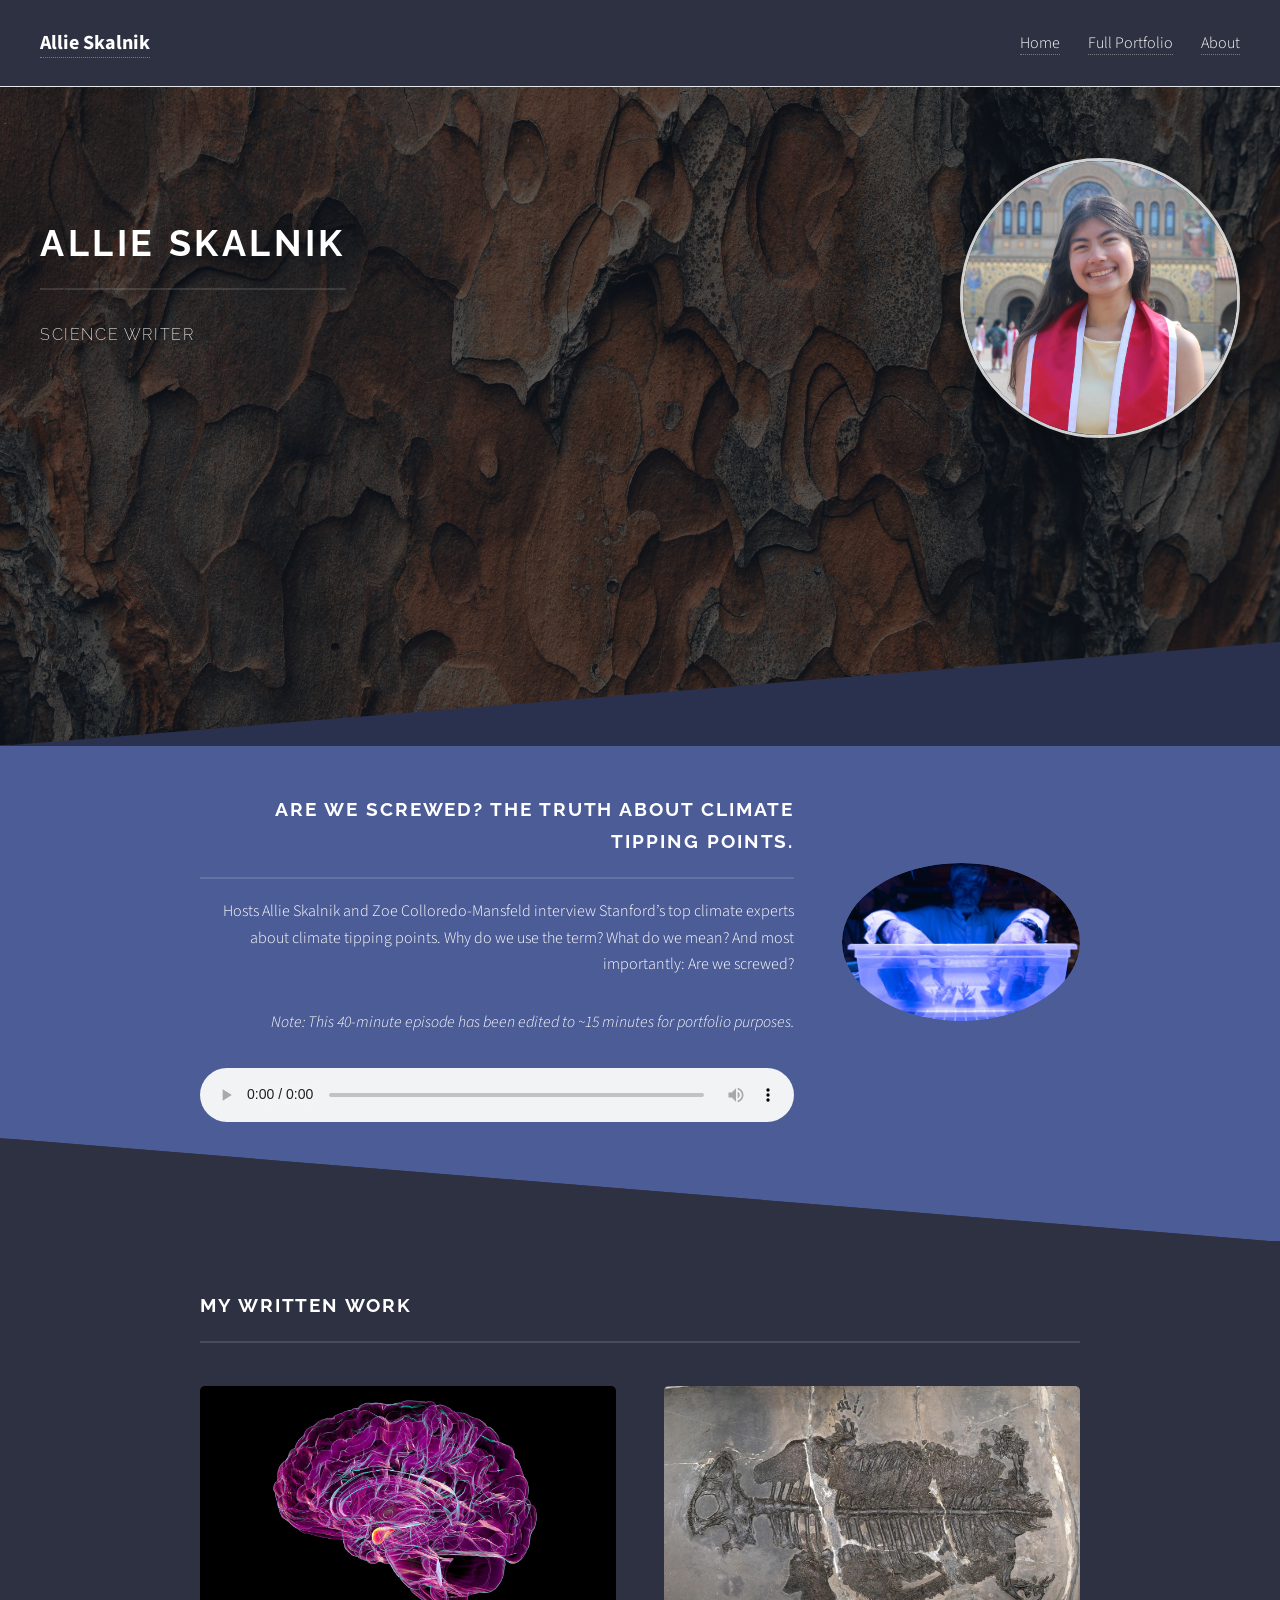
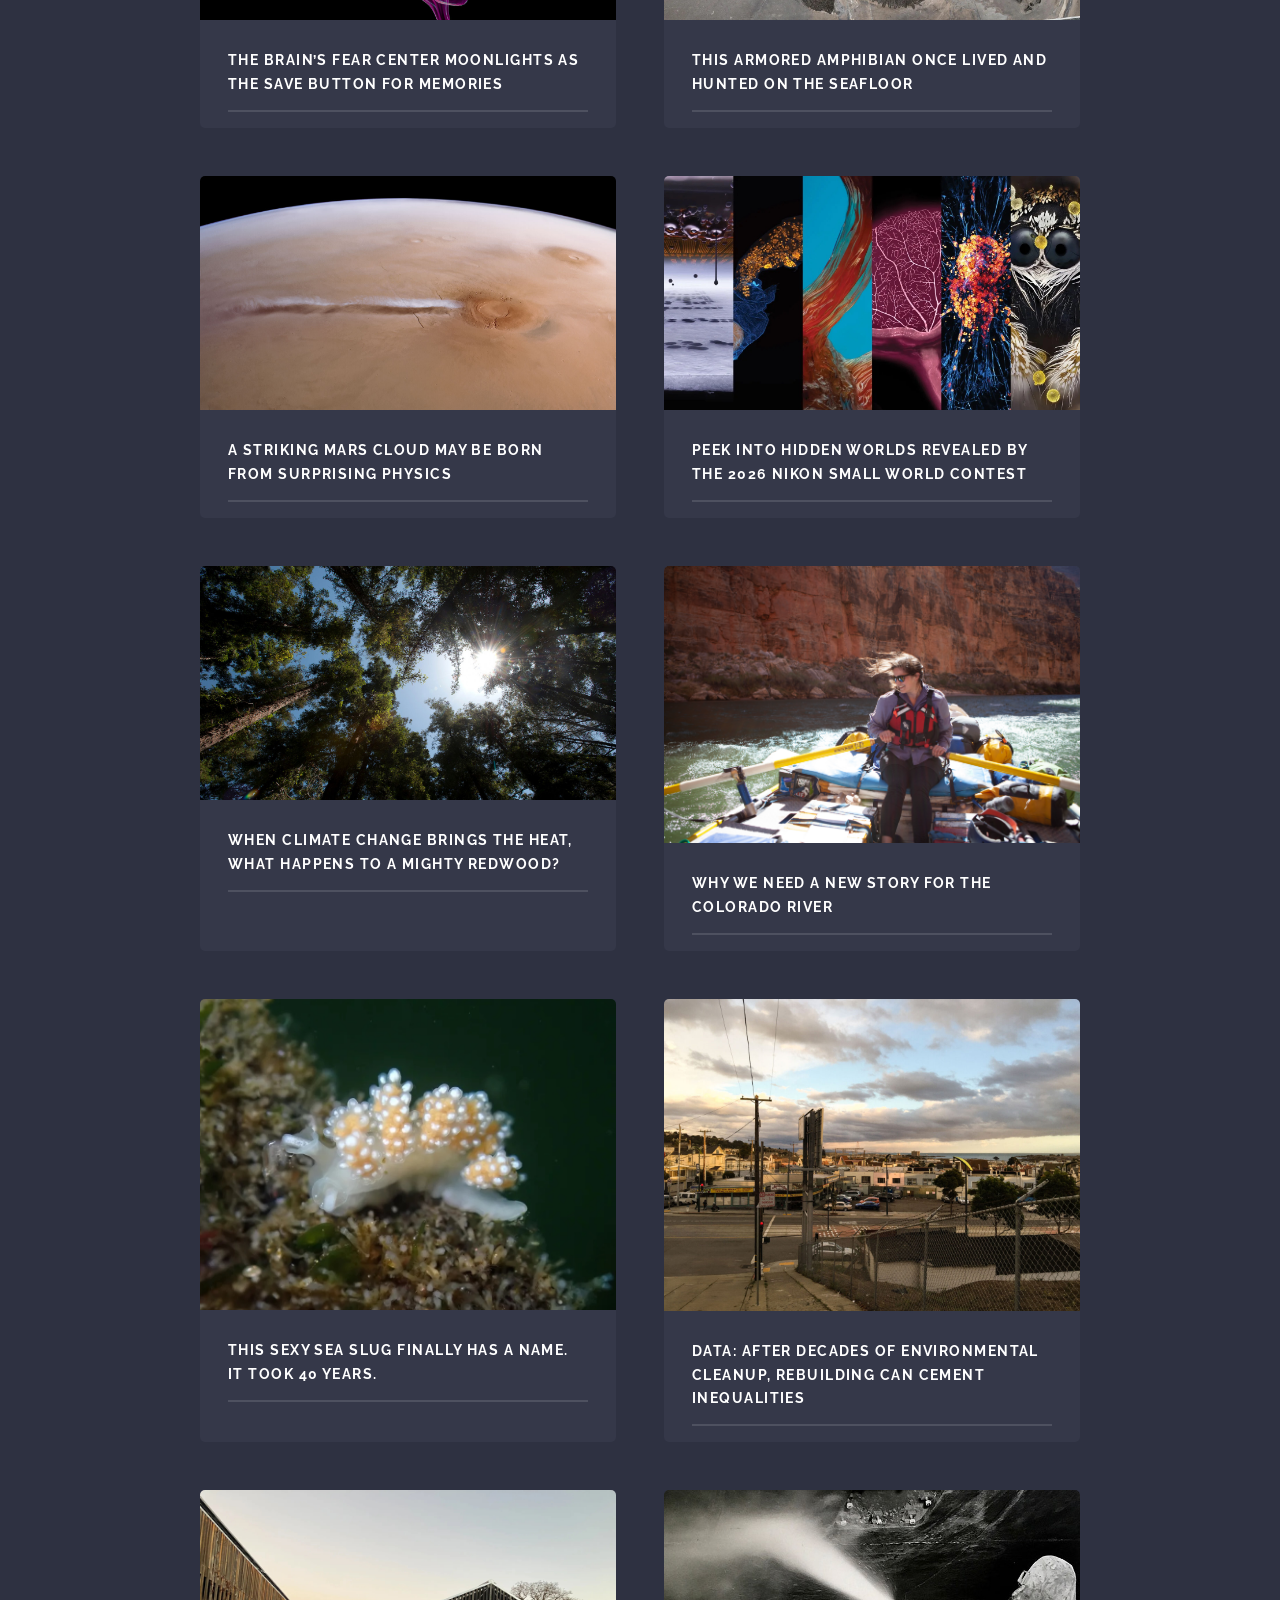
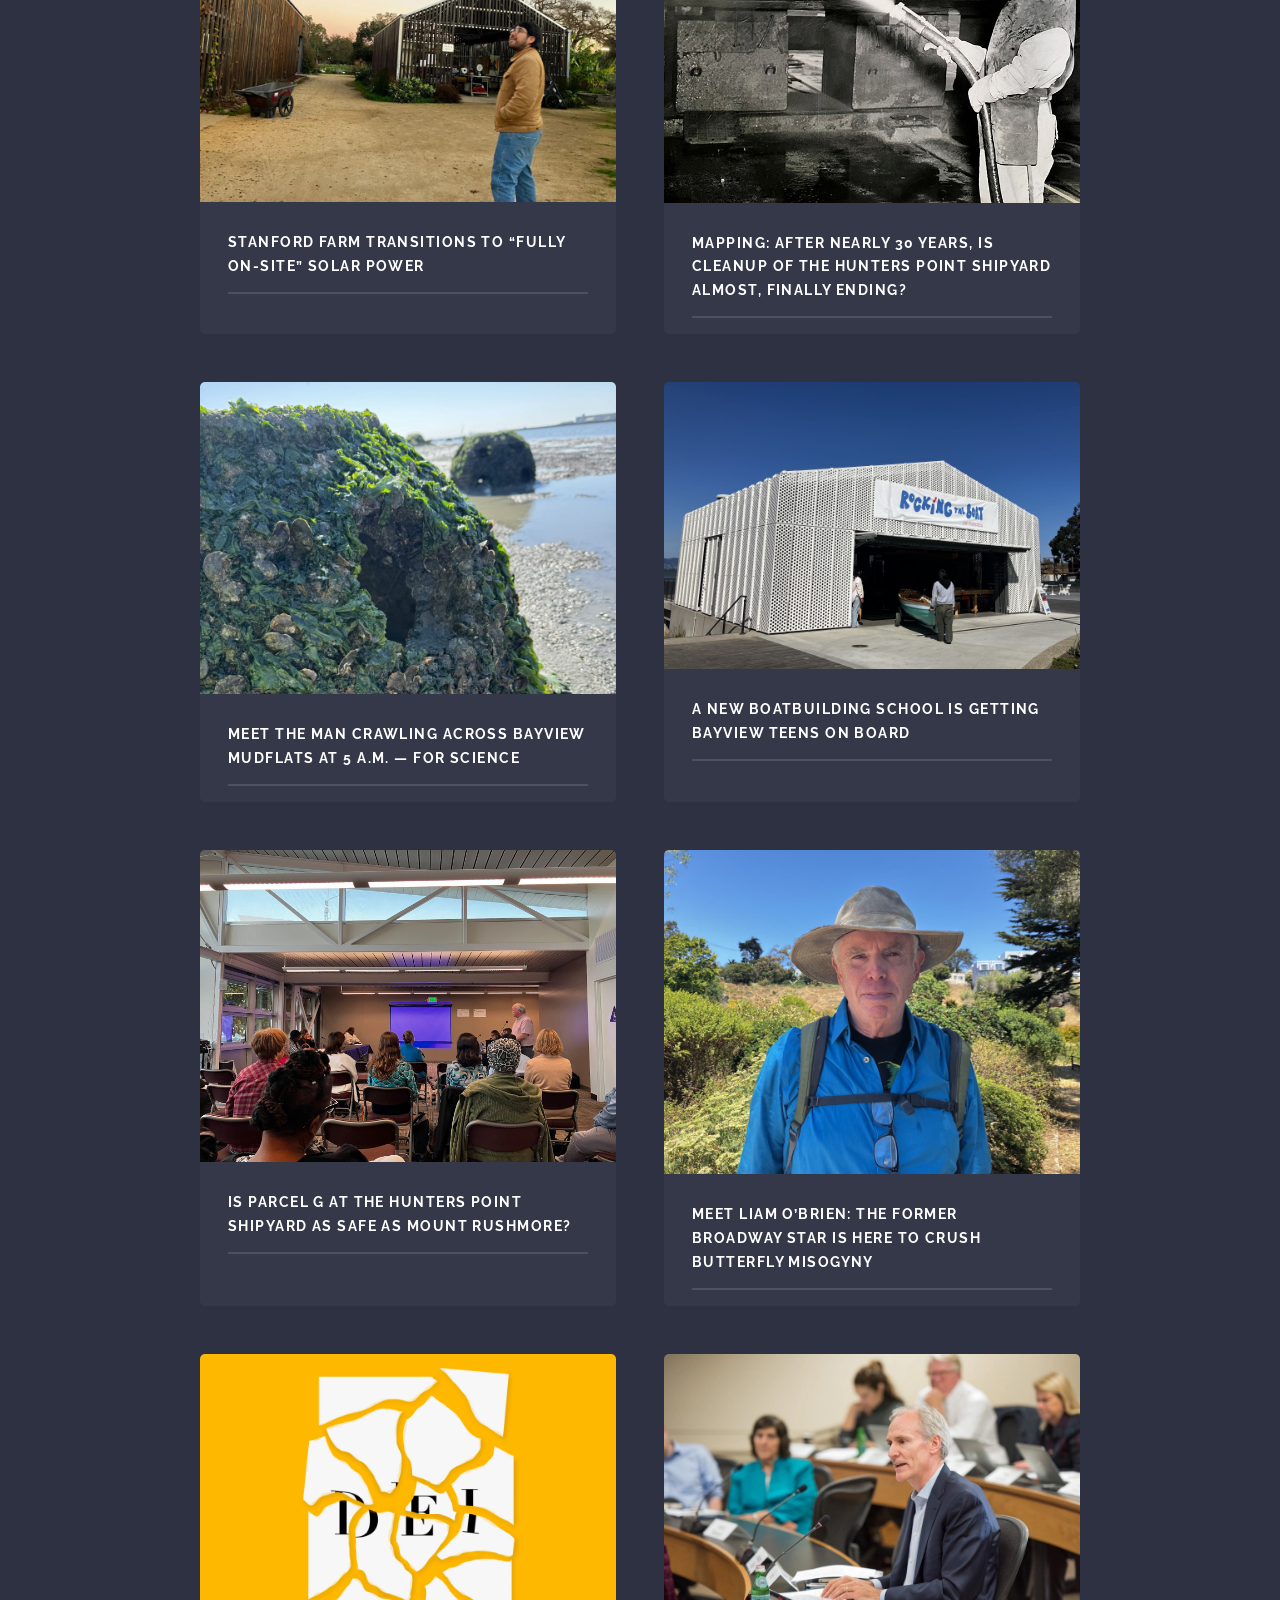
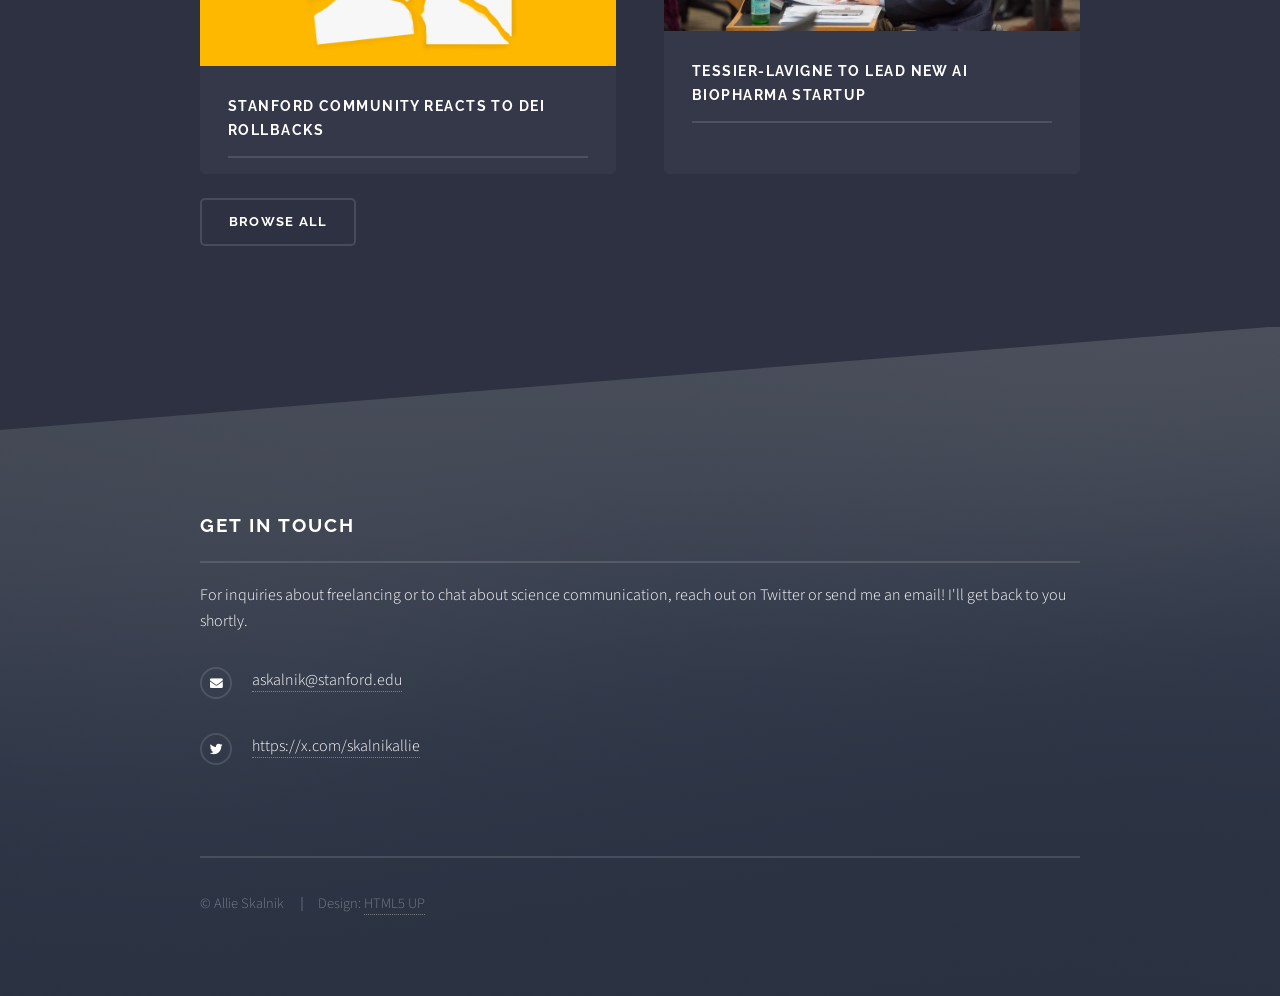
<file: index.html>
h <!DOCTYPE HTML>
<!--
	Solid State by HTML5 UP
	html5up.net | @ajlkn
	Free for personal and commercial use under the CCA 3.0 license (html5up.net/license)
-->
<html>
	<head>
		<title>Allie Skalnik Portfolio</title>
		<meta charset="utf-8" />
		<meta name="viewport" content="width=device-width, initial-scale=1, user-scalable=no" />
		<link rel="stylesheet" href="assets/css/main.css" />
		<noscript><link rel="stylesheet" href="assets/css/noscript.css" /></noscript>
	</head>
	<body class="is-preload">

		<!-- Page Wrapper -->
			<div id="page-wrapper">

				<header id="header">
					<div class="nav-bar">
						<div class="nav-left">
							<a href="index.html" class="logo">Allie Skalnik</a>
						</div>
						
						<div class="nav-right">
							<a href="index.html">Home</a>
							<a href="portfolio.html">Full Portfolio</a>
							<a href="about.html">About</a>
						</div>
					</div>
				</header>

				<!-- Banner -->
					<section id="banner" style="background-image: url('images/clay-banks-VppPygAZKU0-unsplash.jpg');">
						<div class="inner banner-flex">
							<div class="banner-text">
								<h2>Allie Skalnik</h2>
								<p>Science Writer</p>
							</div>
							<div class="banner-headshot">
								<img src="images/headshot.JPG" alt="Allie Skalnik">
						</div>
					</section>

				<!-- Wrapper -->
					<section id="wrapper">

						<!-- Featured Audio Section -->
<section id="one" class="wrapper spotlight style1">
	<div class="inner">
		<a href="#" class="image"><img src="images/audio-feature.jpeg" alt="" /></a>
		<div class="content">
			<h2 class="major">Are we screwed? The truth about climate tipping points.</h2>
			<p>
				Hosts Allie Skalnik and Zoe Colloredo-Mansfeld interview Stanford’s top climate experts about climate tipping points. 
				Why do we use the term? What do we mean? And most importantly: Are we screwed?
			</p>
			<p><em>Note: This 40-minute episode has been edited to ~15 minutes for portfolio purposes.</em></p>

			<audio controls style="width:100%;">
				<source src="images/podcast-snippet.mp3" type="audio/mpeg">
			</audio>
		</div>
	</div>
</section>

<!-- Written Work Section -->
<section id="four" class="wrapper alt style1">
	<div class="inner">
		<h2 class="major">My Written Work</h2>

		<section class="features">

			<article>
				<a href="https://www.sciencenews.org/article/brain-amygdala-neuron-saves-memories" class="image">
					<img src="images/article26.jpg" alt="" />
				</a>
				<h3 class="major">The brain’s fear center moonlights as the save button for memories</h3>
			</article>

			<article>
				<a href="https://www.sciencenews.org/article/first-marine-amphibian-ancient-fossil" class="image">
					<img src="images/article25.jpeg" alt="" />
				</a>
				<h3 class="major">This armored amphibian once lived and hunted on the seafloor</h3>
			</article>

			<article>
				<a href="https://www.sciencenews.org/article/mars-cloud-homogenous-nucleation" class="image">
					<img src="images/article24.jpg" alt="" />
				</a>
				<h3 class="major">A striking Mars cloud may be born from surprising physics</h3>
			</article>

			<article>
				<a href="https://www.sciencenews.org/article/nikon-small-world-contest-2026-photos" class="image">
					<img src="images/article23.jpeg" alt="" />
				</a>
				<h3 class="major">Peek into hidden worlds revealed by the 2026 Nikon Small World contest</h3>
			</article>
			
			<article>
				<a href="https://www.sciencenews.org/article/climate-change-heat-redwood-temperature" class="image">
					<img src="images/article22.jpg" alt="" />
				</a>
				<h3 class="major">When climate change brings the heat, what happens to a mighty redwood?</h3>
			</article>

			<article>
				<a href="https://blogs.edf.org/waterfront/2026/07/23/why-we-need-new-story-colorado-river/" class="image">
					<img src="images/article21.png" alt="" />
				</a>
				<h3 class="major">Why we need a new story for the Colorado River</h3>
			</article>

			<article>
				<a href="https://baynature.org/2026/05/14/conservation/biodiversity/meet-a-newly-named-nudibranch-with-a-unique-approach-to-sex/" class="image">
					<img src="images/article18.jpeg" alt="" />
				</a>
				<h3 class="major">This Sexy Sea Slug Finally Has a Name. It Took 40 Years.</h3>
			</article>
			
			<article>
				<a href="https://andthewest.stanford.edu/2026/after-decades-of-environmental-cleanup-rebuilding-can-cement-inequalities/" class="image">
					<img src="images/article0.jpg" alt="" />
				</a>
				<h3 class="major">Data: After decades of environmental cleanup, rebuilding can cement inequalities</h3>
			</article>

			<article>
				<a href="https://stanforddaily.com/2026/02/02/farm-transitions-to-solar-power/" class="image">
					<img src="images/article17.jpeg" alt="" />
				</a>
				<h3 class="major">Stanford Farm transitions to “fully on-site” solar power</h3>
			</article>

			<article>
				<a href="https://missionlocal.org/2025/10/sf-hunters-point-shipyard-superfund-timeline/" class="image">
					<img src="images/article1.jpeg" alt="" />
				</a>
				<h3 class="major">Mapping: After nearly 30 years, is cleanup of the Hunters Point Shipyard almost, finally ending?</h3>
			</article>

			<article>
				<a href="https://missionlocal.org/2025/08/oyster-reef-monitoring-bayview/" class="image">
					<img src="images/article2.jpg" alt="" />
				</a>
				<h3 class="major">Meet the man crawling across Bayview mudflats at 5 a.m. — for science</h3>
			</article>

			<article>
				<a href="https://missionlocal.org/2025/08/rocking-the-boat-bayview/" class="image">
					<img src="images/article3.jpeg" alt="" />
				</a>
				<h3 class="major">A new boatbuilding school is getting Bayview teens on board</h3>
			</article>

			<article>
				<a href="https://missionlocal.org/2025/07/radiation-bayview-health-meeting/" class="image">
					<img src="images/article4.jpg" alt="" />
				</a>
				<h3 class="major">Is Parcel G at the Hunters Point Shipyard as safe as Mount Rushmore?</h3>
			</article>

			<article>
				<a href="https://missionlocal.org/2025/07/liam-obrien-butterfly-book/" class="image">
					<img src="images/article5.jpeg" alt="" />
				</a>
				<h3 class="major">Meet Liam O’Brien: The former Broadway star is here to crush butterfly misogyny</h3>
			</article>

			<article>
				<a href="https://stanforddaily.com/2025/05/18/stanford-community-members-feel-the-effects-of-dei-rollbacks/" class="image">
					<img src="images/article7.jpeg" alt="" />
				</a>
				<h3 class="major">Stanford community reacts to DEI rollbacks</h3>
			</article>

			<article>
				<a href="https://stanforddaily.com/2024/04/24/tessier-lavigne-leads-new-ai-biopharma-startup/" class="image">
					<img src="images/article9.jpeg" alt="" />
				</a>
				<h3 class="major">Tessier-Lavigne to lead new AI biopharma startup</h3>
			</article>
			
	<ul class="actions">
		<li><a href="portfolio.html" class = "button">Browse All</a></li>
	</ul>
</div>

		</section>
	</div>


				<!-- Footer -->
<section id="footer">
    <div class="inner">
        <h2 class="major">Get in touch</h2>
        <p>For inquiries about freelancing or to chat about science communication, reach out on Twitter or send me an email! I'll get back to you shortly.</p>

        <ul class="contact">
            <li class="icon solid fa-envelope">
                <a href="mailto:askalnik@stanford.edu">askalnik@stanford.edu</a>
            </li>
            <li class="icon brands fa-twitter">
                <a href="https://x.com/skalnikallie" target="_blank">https://x.com/skalnikallie</a>
            </li>
        </ul>

        <ul class="copyright">
            <li>&copy; Allie Skalnik</li>
            <li>Design: <a href="http://html5up.net">HTML5 UP</a></li>
        </ul>
    </div>
</section>

		<!-- Scripts -->
			<script src="assets/js/jquery.min.js"></script>
			<script src="assets/js/jquery.scrollex.min.js"></script>
			<script src="assets/js/browser.min.js"></script>
			<script src="assets/js/breakpoints.min.js"></script>
			<script src="assets/js/util.js"></script>
			<script src="assets/js/main.js"></script>

	</body>
</html>
</file>
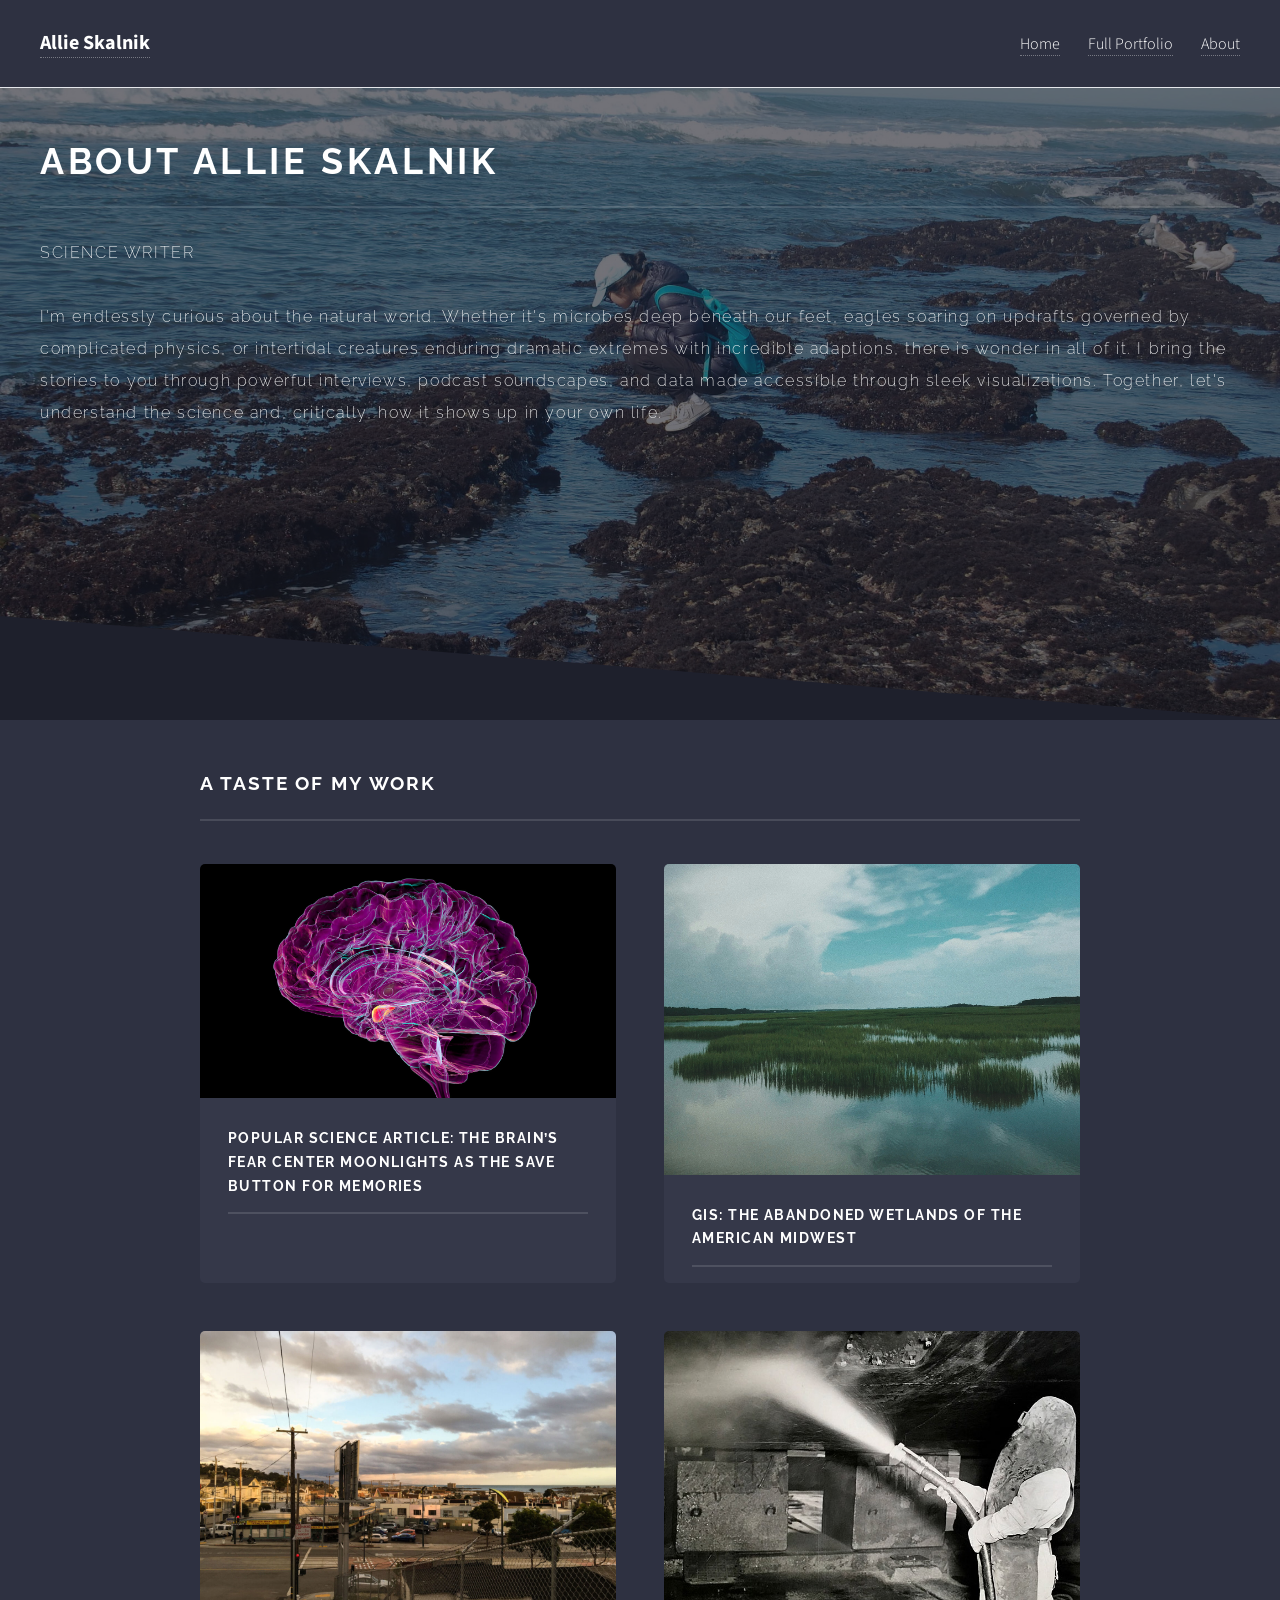
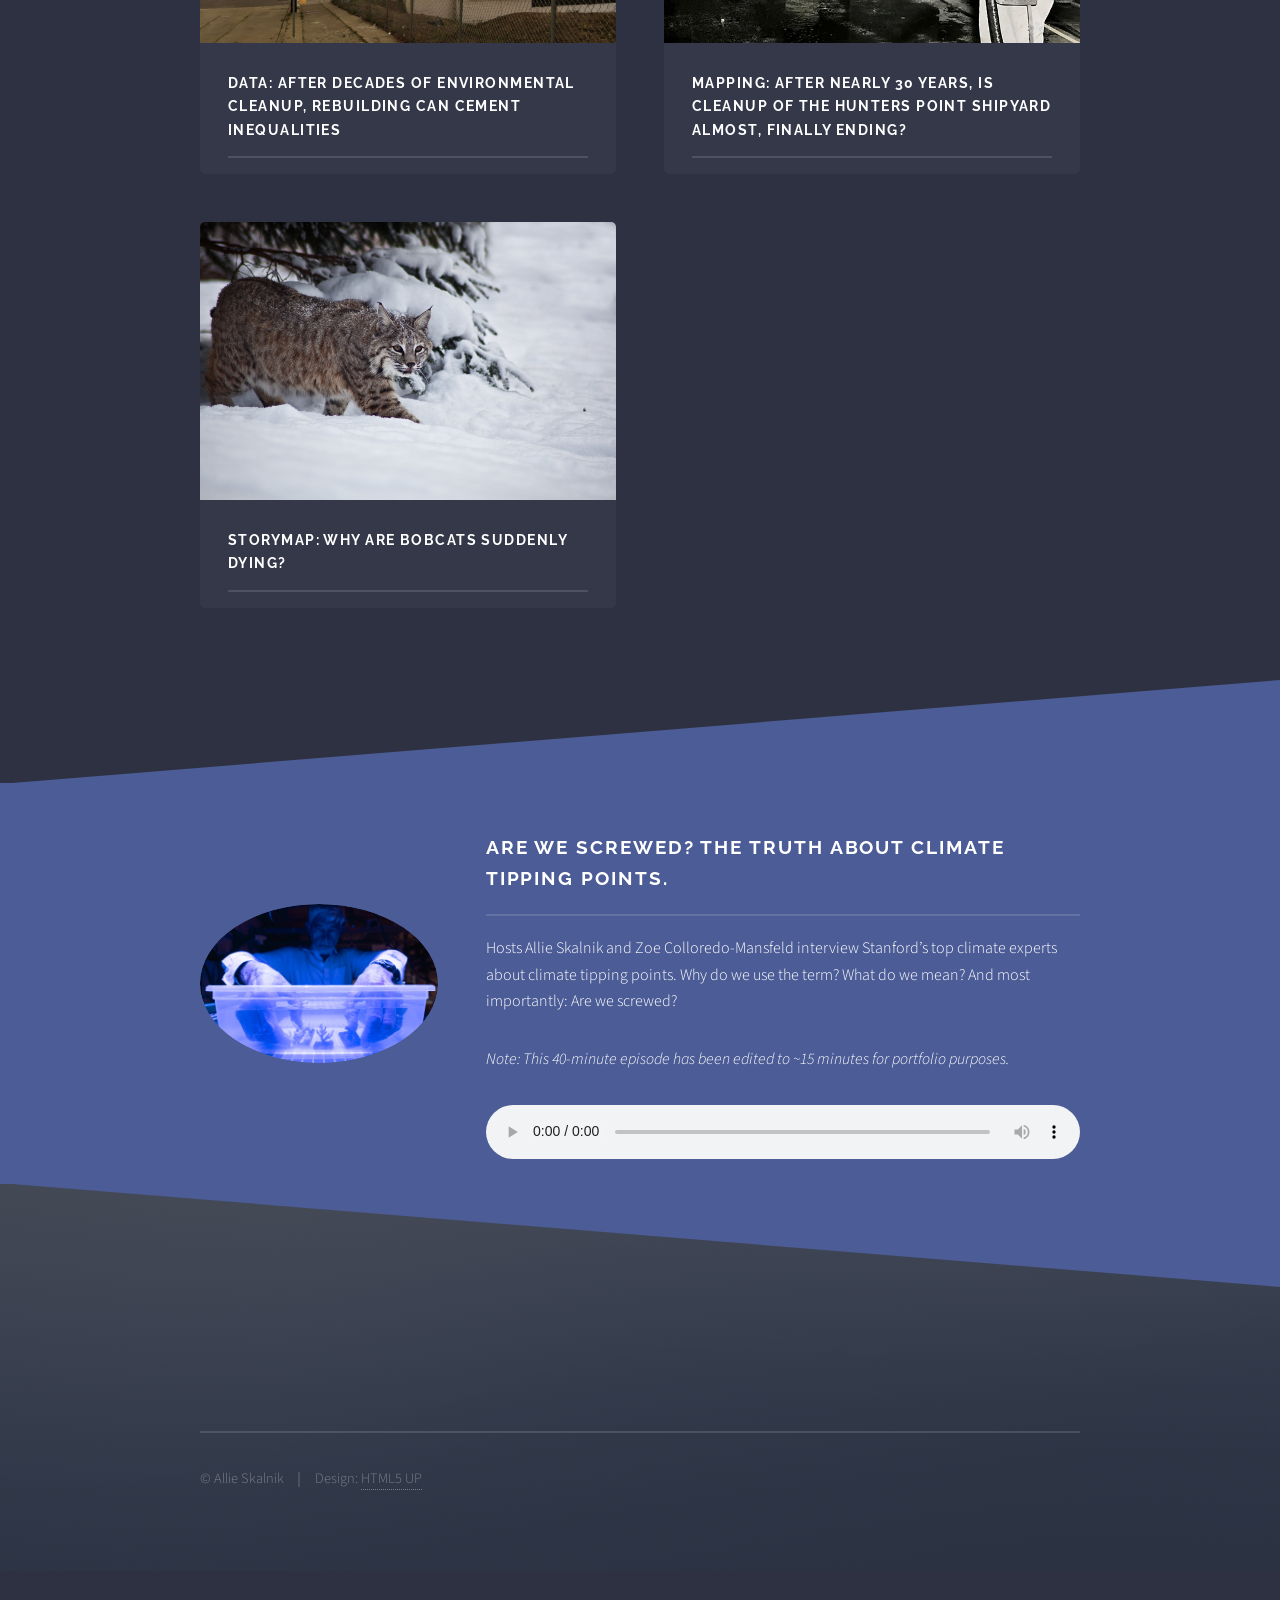
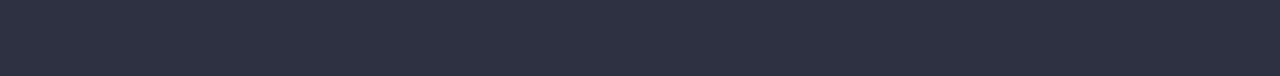
<file: about.html>
<!DOCTYPE HTML>
<!--
	Solid State by HTML5 UP
	html5up.net | @ajlkn
	Free for personal and commercial use under the CCA 3.0 license (html5up.net/license)
-->
<html>
	<head>
		<title>Allie Skalnik Portfolio</title>
		<meta charset="utf-8" />
		<meta name="viewport" content="width=device-width, initial-scale=1, user-scalable=no" />
		<link rel="stylesheet" href="assets/css/main.css" />
		<noscript><link rel="stylesheet" href="assets/css/noscript.css" /></noscript>
	</head>
	<body class="is-preload">

		<!-- Page Wrapper -->
			<div id="page-wrapper">

				<!-- Header -->
					<header id="header">
					<div class="nav-bar">
						<div class="nav-left">
							<a href="index.html" class="logo">Allie Skalnik</a>
						</div>
						
						<div class="nav-right">
							<a href="index.html">Home</a>
							<a href="portfolio.html">Full Portfolio</a>
							<a href="about.html">About</a>
						</div>
					</div>
				</header>

				<!-- Banner -->
					<section id="banner" style="background-image: url('images/DSC_3576.JPG');">
						<div class="inner banner-flex">
							<div class="banner-text">
								<h2>About Allie Skalnik</h2>
								<p>Science Writer</p>
								<div class="sentence-case">
                                	<p>I'm endlessly curious about the natural world. Whether it's microbes deep beneath our feet, eagles soaring on updrafts governed by complicated physics, or intertidal creatures enduring dramatic extremes with incredible adaptions, there is wonder in all of it. I bring the stories to you through powerful interviews, podcast soundscapes, and data made accessible through sleek visualizations. Together, let's understand the science and, critically, how it shows up in your own life.</p>
								</div>
					</section>

				<!-- Wrapper -->
					<section id="wrapper">

<!-- A taste of my work -->
<section id="four" class="wrapper alt style1">
	<div class="inner">
		<h2 class="major">A taste of my work</h2>

		<section class="features">

			<article>
				<a href="https://www.sciencenews.org/article/brain-amygdala-neuron-saves-memories" class="image">
					<img src="images/article26.jpg" alt="" />
				</a>
				<h3 class="major">Popular science article: The brain’s fear center moonlights as the save button for memories</h3>
			</article>

			<article>
				<a href="https://storymaps.arcgis.com/stories/51f73ac2836f496fa239f3d05a4174ec" class="image">
					<img src="images/article19.jpg" alt="" />
				</a>
				<h3 class="major">GIS: The abandoned wetlands of the American Midwest</h3>
			</article>

			<article>
				<a href="https://andthewest.stanford.edu/2026/after-decades-of-environmental-cleanup-rebuilding-can-cement-inequalities/" class="image">
					<img src="images/article0.jpg" alt="" />
				</a>
				<h3 class="major">Data: After decades of environmental cleanup, rebuilding can cement inequalities</h3>
			</article>
            
			<article>
				<a href="https://missionlocal.org/2025/10/sf-hunters-point-shipyard-superfund-timeline/" class="image">
					<img src="images/article1.jpeg" alt="" />
				</a>
				<h3 class="major">Mapping: After nearly 30 years, is cleanup of the Hunters Point Shipyard almost, finally ending?</h3>
			</article>

			<article>
				<a href="https://storymaps.arcgis.com/stories/4eab6ba2f1894ec8ad76f4144fd18264" class="image">
					<img src="images/article20.jpg" alt="" />
				</a>
				<h3 class="major">Storymap: Why are bobcats suddenly dying?</h3>
			</article>
			

  		</section>
	</div>

						<!-- Featured Audio Section -->
<section id="one" class="wrapper spotlight style1">
	<div class="inner">
		<a href="#" class="image"><img src="images/audio-feature.jpeg" alt="" /></a>
		<div class="content">
			<h2 class="major">Are we screwed? The truth about climate tipping points.</h2>
			<p>
				Hosts Allie Skalnik and Zoe Colloredo-Mansfeld interview Stanford’s top climate experts about climate tipping points. 
				Why do we use the term? What do we mean? And most importantly: Are we screwed?
			</p>
			<p><em>Note: This 40-minute episode has been edited to ~15 minutes for portfolio purposes.</em></p>

			<audio controls style="width:100%;">
				<source src="images/podcast-snippet.mp3" type="audio/mpeg">
			</audio>
		</div>
	</div>
</section>


				<!-- Footer -->
					<section id="footer">
						<div class="inner">
							<ul class="copyright">
								<li>&copy; Allie Skalnik</li><li>Design: <a href="http://html5up.net">HTML5 UP</a></li>
							</ul>
						</div>
					</section>

			</div>

		<!-- Scripts -->
			<script src="assets/js/jquery.min.js"></script>
			<script src="assets/js/jquery.scrollex.min.js"></script>
			<script src="assets/js/browser.min.js"></script>
			<script src="assets/js/breakpoints.min.js"></script>
			<script src="assets/js/util.js"></script>
			<script src="assets/js/main.js"></script>

	</body>
</html>
</file>
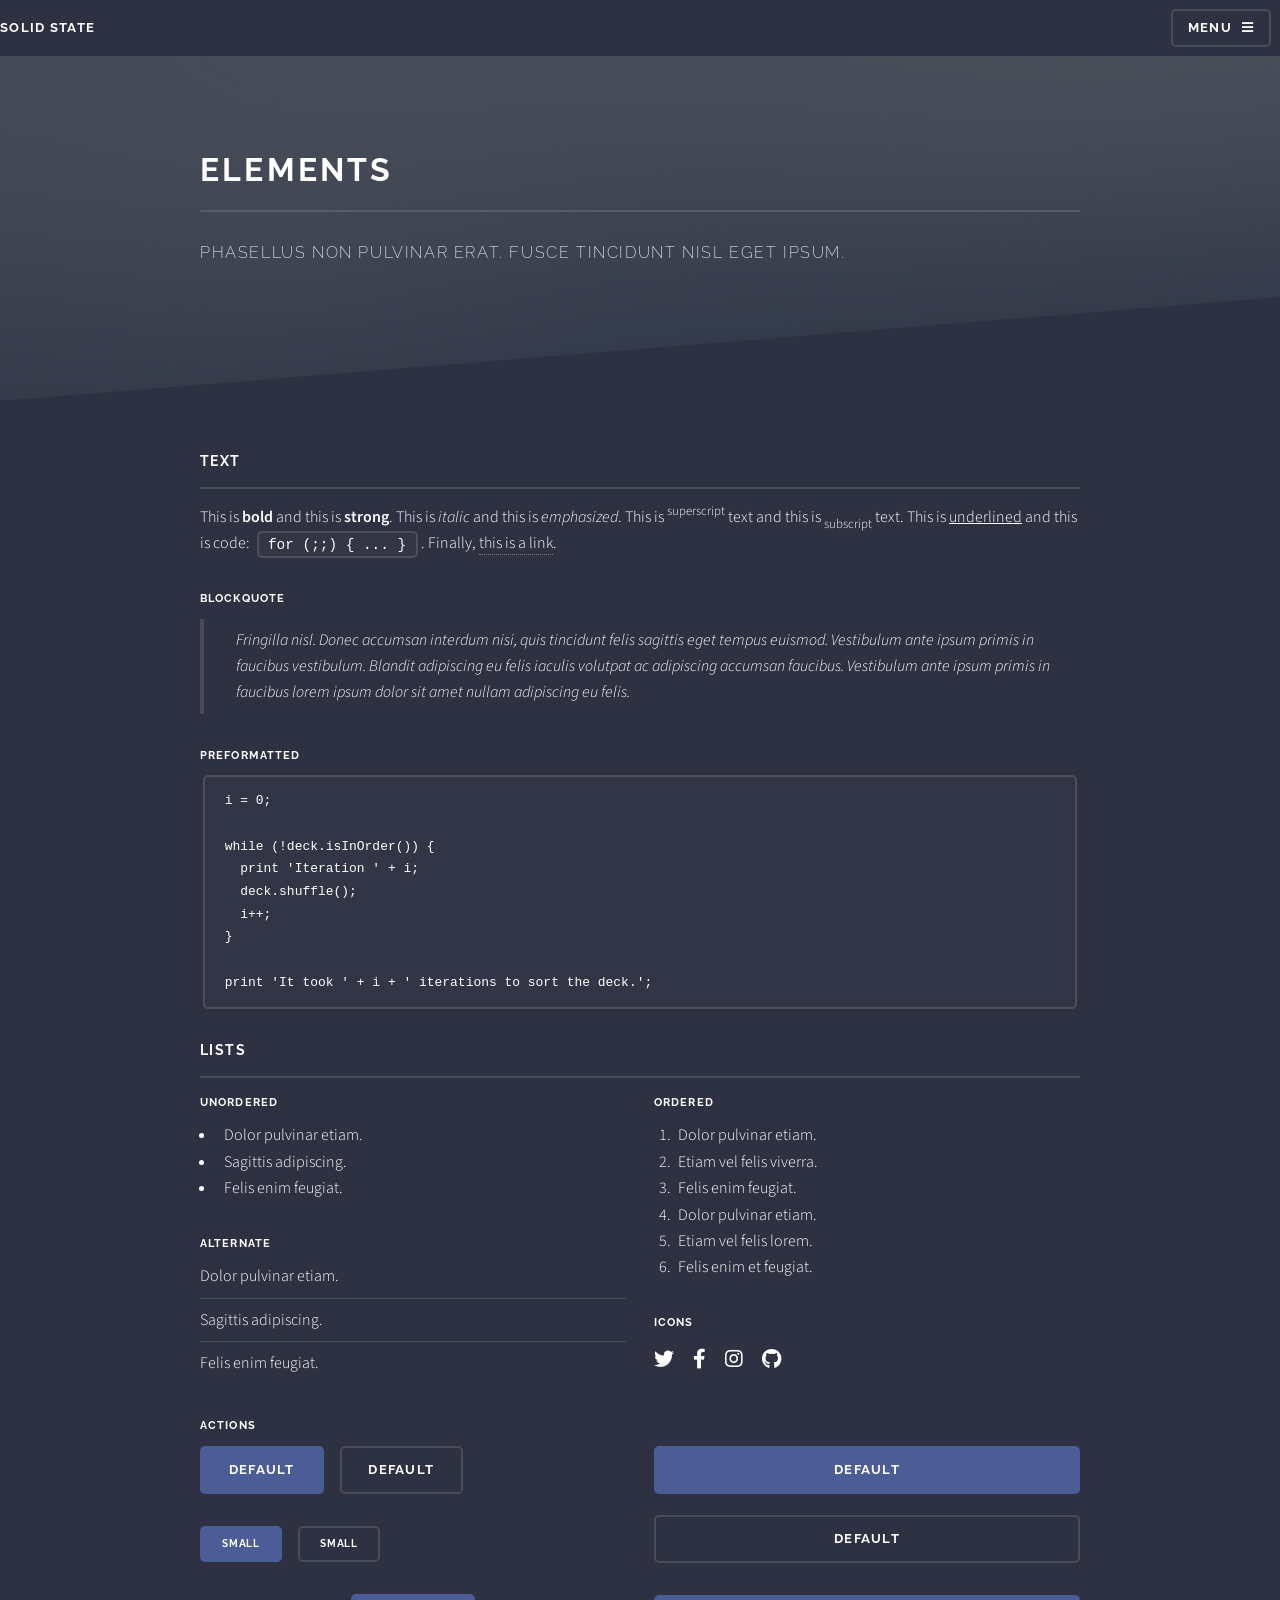
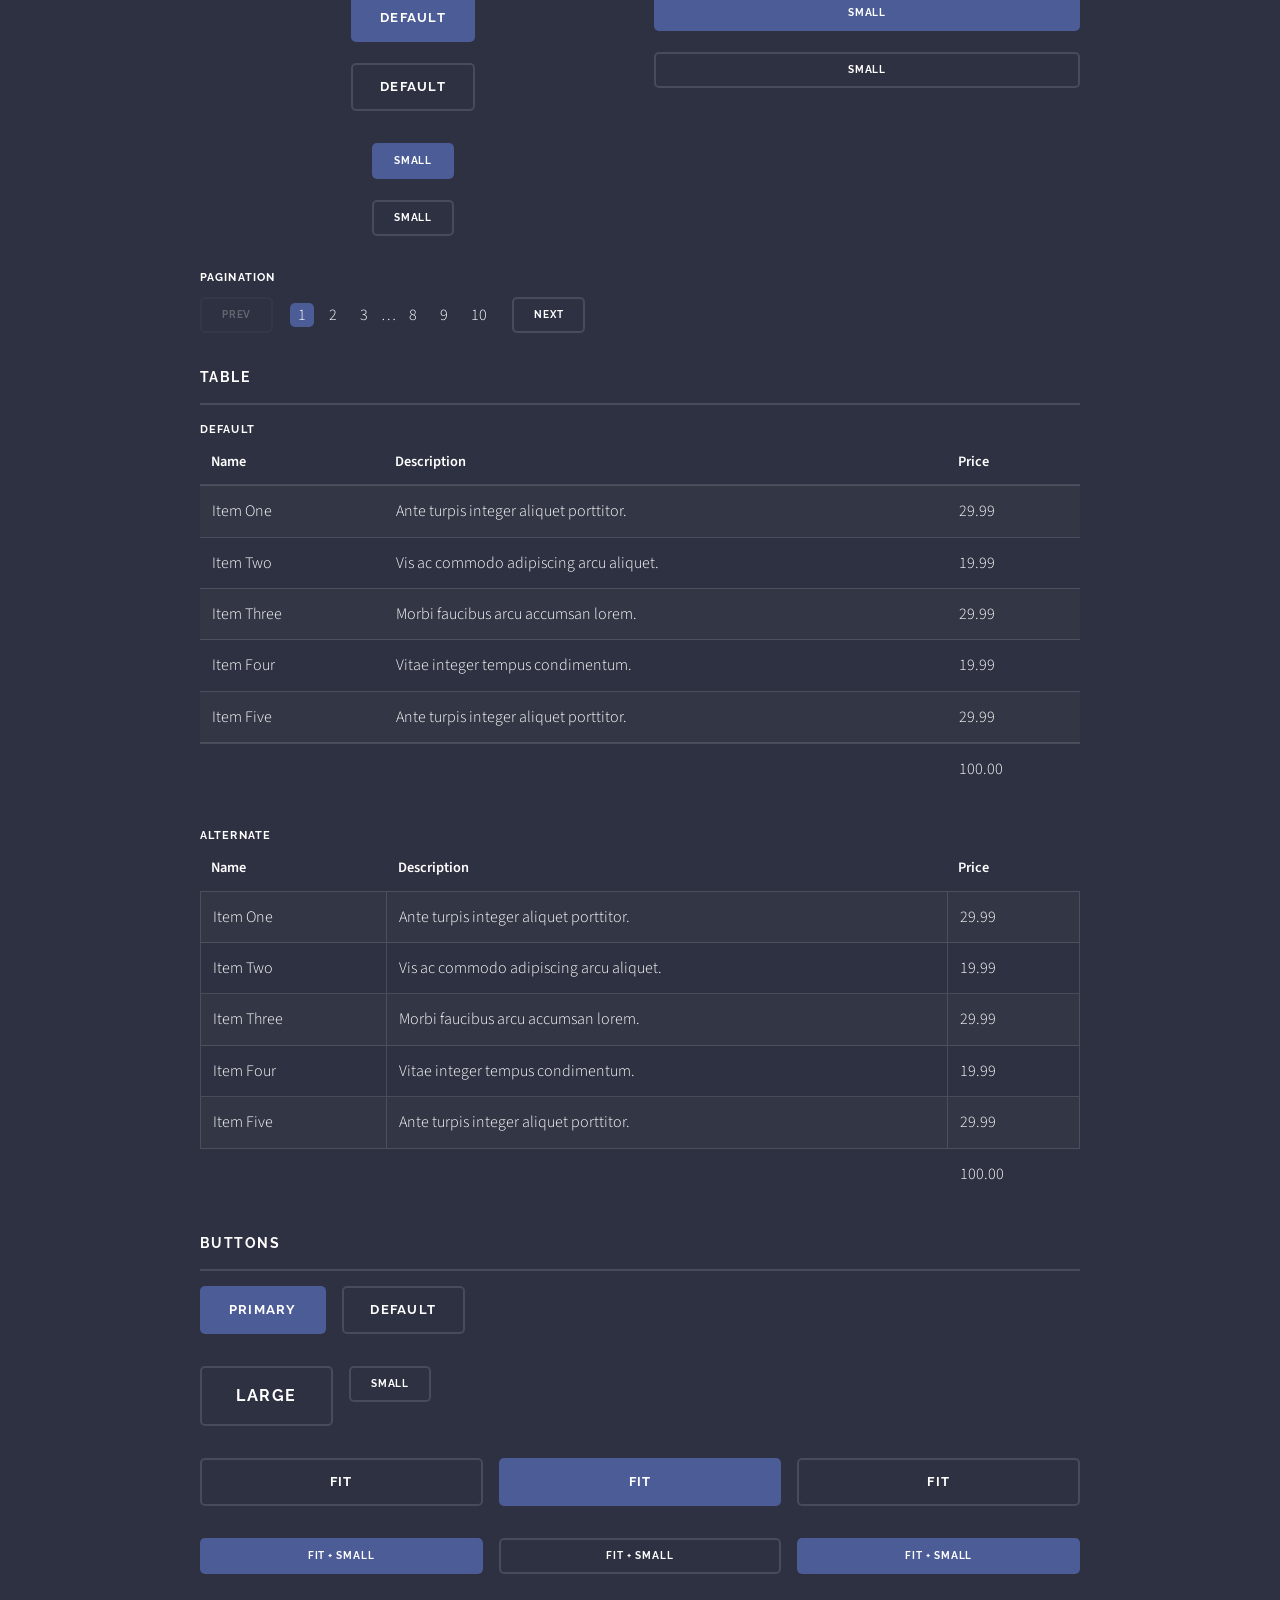
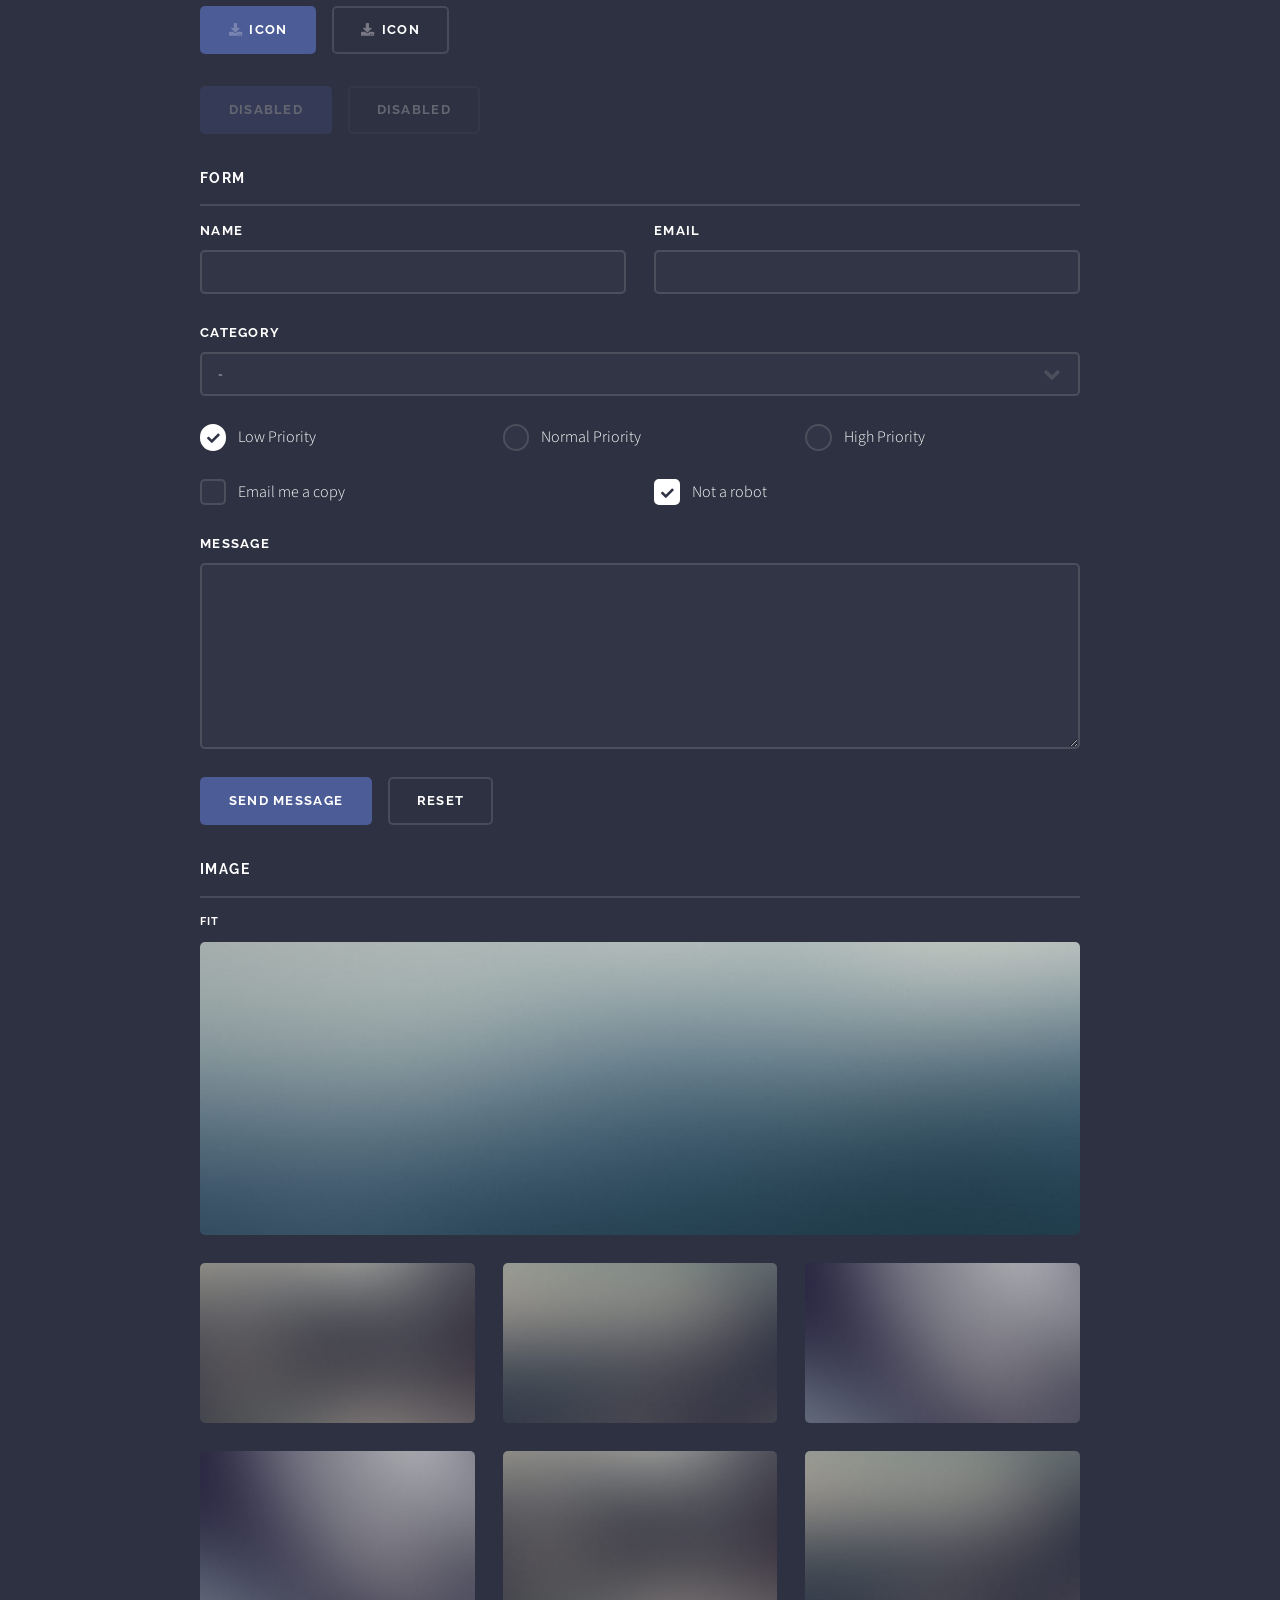
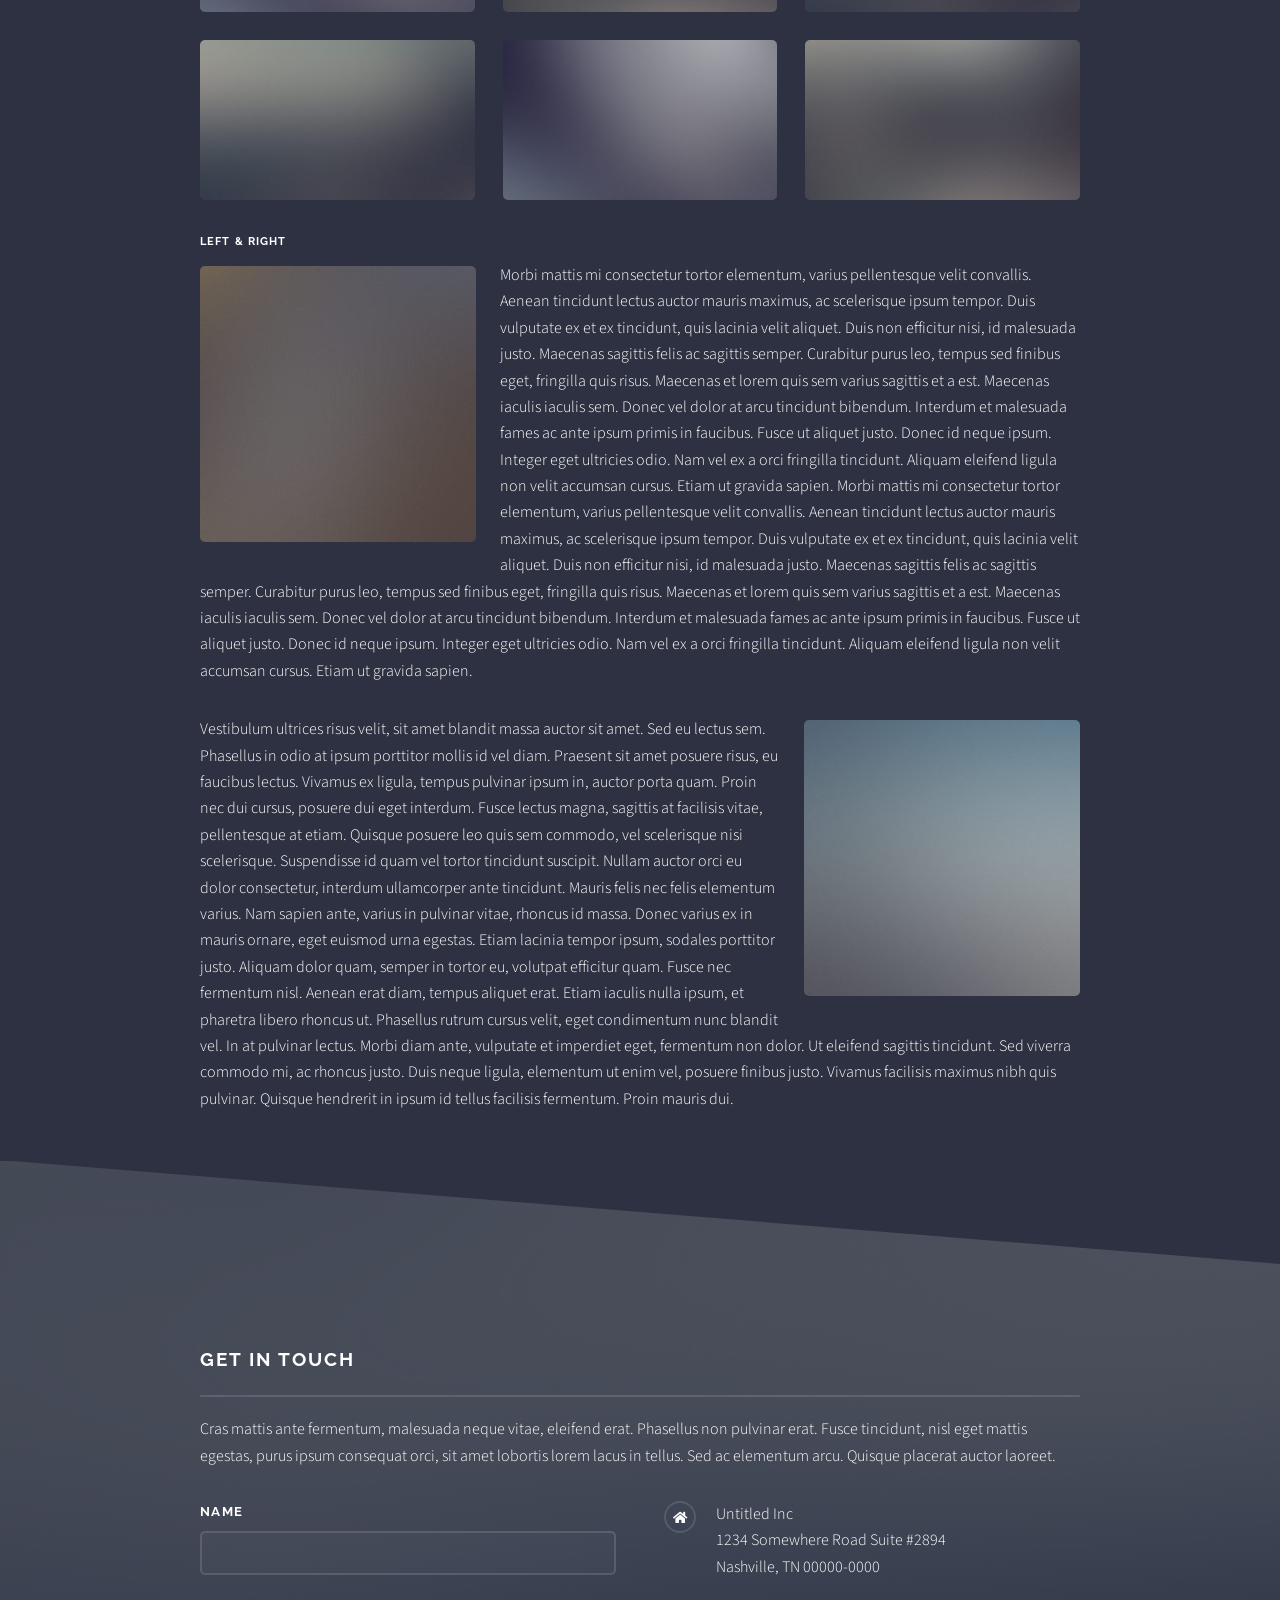
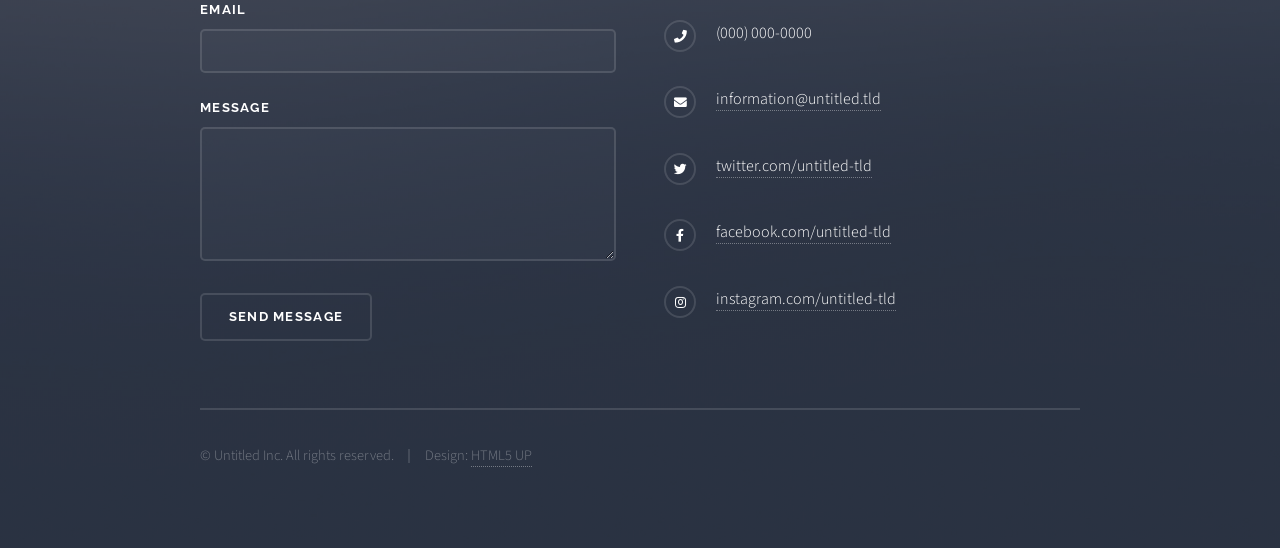
<file: elements.html>
<!DOCTYPE HTML>
<!--
	Solid State by HTML5 UP
	html5up.net | @ajlkn
	Free for personal and commercial use under the CCA 3.0 license (html5up.net/license)
-->
<html>
	<head>
		<title>Elements - Solid State by HTML5 UP</title>
		<meta charset="utf-8" />
		<meta name="viewport" content="width=device-width, initial-scale=1, user-scalable=no" />
		<link rel="stylesheet" href="assets/css/main.css" />
		<noscript><link rel="stylesheet" href="assets/css/noscript.css" /></noscript>
	</head>
	<body class="is-preload">

		<!-- Page Wrapper -->
			<div id="page-wrapper">

				<!-- Header -->
					<header id="header">
						<h1><a href="index.html">Solid State</a></h1>
						<nav>
							<a href="#menu">Menu</a>
						</nav>
					</header>

				<!-- Menu -->
					<nav id="menu">
						<div class="inner">
							<h2>Menu</h2>
							<ul class="links">
								<li><a href="index.html">Home</a></li>
								<li><a href="generic.html">Generic</a></li>
								<li><a href="elements.html">Elements</a></li>
								<li><a href="#">Log In</a></li>
								<li><a href="#">Sign Up</a></li>
							</ul>
							<a href="#" class="close">Close</a>
						</div>
					</nav>

				<!-- Wrapper -->
					<section id="wrapper">
						<header>
							<div class="inner">
								<h2>Elements</h2>
								<p>Phasellus non pulvinar erat. Fusce tincidunt nisl eget ipsum.</p>
							</div>
						</header>

						<!-- Content -->
							<div class="wrapper">
								<div class="inner">

									<section>
										<h3 class="major">Text</h3>
										<p>This is <b>bold</b> and this is <strong>strong</strong>. This is <i>italic</i> and this is <em>emphasized</em>.
										This is <sup>superscript</sup> text and this is <sub>subscript</sub> text.
										This is <u>underlined</u> and this is code: <code>for (;;) { ... }</code>. Finally, <a href="#">this is a link</a>.</p>
										<h4>Blockquote</h4>
										<blockquote>Fringilla nisl. Donec accumsan interdum nisi, quis tincidunt felis sagittis eget tempus euismod. Vestibulum ante ipsum primis in faucibus vestibulum. Blandit adipiscing eu felis iaculis volutpat ac adipiscing accumsan faucibus. Vestibulum ante ipsum primis in faucibus lorem ipsum dolor sit amet nullam adipiscing eu felis.</blockquote>
										<h4>Preformatted</h4>
										<pre><code>i = 0;

while (!deck.isInOrder()) {
  print 'Iteration ' + i;
  deck.shuffle();
  i++;
}

print 'It took ' + i + ' iterations to sort the deck.';</code></pre>
									</section>

									<section>
										<h3 class="major">Lists</h3>
										<div class="row">
											<div class="col-6 col-12-medium">
												<h4>Unordered</h4>
												<ul>
													<li>Dolor pulvinar etiam.</li>
													<li>Sagittis adipiscing.</li>
													<li>Felis enim feugiat.</li>
												</ul>
												<h4>Alternate</h4>
												<ul class="alt">
													<li>Dolor pulvinar etiam.</li>
													<li>Sagittis adipiscing.</li>
													<li>Felis enim feugiat.</li>
												</ul>
											</div>
											<div class="col-6 col-12-medium">
												<h4>Ordered</h4>
												<ol>
													<li>Dolor pulvinar etiam.</li>
													<li>Etiam vel felis viverra.</li>
													<li>Felis enim feugiat.</li>
													<li>Dolor pulvinar etiam.</li>
													<li>Etiam vel felis lorem.</li>
													<li>Felis enim et feugiat.</li>
												</ol>
												<h4>Icons</h4>
												<ul class="icons">
													<li><a href="#" class="icon brands fa-twitter"><span class="label">Twitter</span></a></li>
													<li><a href="#" class="icon brands fa-facebook-f"><span class="label">Facebook</span></a></li>
													<li><a href="#" class="icon brands fa-instagram"><span class="label">Instagram</span></a></li>
													<li><a href="#" class="icon brands fa-github"><span class="label">Github</span></a></li>
												</ul>
											</div>
										</div>
										<h4>Actions</h4>
										<div class="row">
											<div class="col-6 col-12-medium">
												<ul class="actions">
													<li><a href="#" class="button primary">Default</a></li>
													<li><a href="#" class="button">Default</a></li>
												</ul>
												<ul class="actions small">
													<li><a href="#" class="button primary small">Small</a></li>
													<li><a href="#" class="button small">Small</a></li>
												</ul>
												<ul class="actions stacked">
													<li><a href="#" class="button primary">Default</a></li>
													<li><a href="#" class="button">Default</a></li>
												</ul>
												<ul class="actions stacked small">
													<li><a href="#" class="button primary small">Small</a></li>
													<li><a href="#" class="button small">Small</a></li>
												</ul>
											</div>
											<div class="col-6 col-12-medium">
												<ul class="actions stacked">
													<li><a href="#" class="button primary fit">Default</a></li>
													<li><a href="#" class="button fit">Default</a></li>
												</ul>
												<ul class="actions stacked small">
													<li><a href="#" class="button primary small fit">Small</a></li>
													<li><a href="#" class="button small fit">Small</a></li>
												</ul>
											</div>
										</div>
										<h4>Pagination</h4>
										<ul class="pagination">
											<li><span class="button small disabled">Prev</span></li>
											<li><a href="#" class="page active">1</a></li>
											<li><a href="#" class="page">2</a></li>
											<li><a href="#" class="page">3</a></li>
											<li><span>&hellip;</span></li>
											<li><a href="#" class="page">8</a></li>
											<li><a href="#" class="page">9</a></li>
											<li><a href="#" class="page">10</a></li>
											<li><a href="#" class="button small">Next</a></li>
										</ul>
									</section>

									<section>
										<h3 class="major">Table</h3>
										<h4>Default</h4>
										<div class="table-wrapper">
											<table>
												<thead>
													<tr>
														<th>Name</th>
														<th>Description</th>
														<th>Price</th>
													</tr>
												</thead>
												<tbody>
													<tr>
														<td>Item One</td>
														<td>Ante turpis integer aliquet porttitor.</td>
														<td>29.99</td>
													</tr>
													<tr>
														<td>Item Two</td>
														<td>Vis ac commodo adipiscing arcu aliquet.</td>
														<td>19.99</td>
													</tr>
													<tr>
														<td>Item Three</td>
														<td> Morbi faucibus arcu accumsan lorem.</td>
														<td>29.99</td>
													</tr>
													<tr>
														<td>Item Four</td>
														<td>Vitae integer tempus condimentum.</td>
														<td>19.99</td>
													</tr>
													<tr>
														<td>Item Five</td>
														<td>Ante turpis integer aliquet porttitor.</td>
														<td>29.99</td>
													</tr>
												</tbody>
												<tfoot>
													<tr>
														<td colspan="2"></td>
														<td>100.00</td>
													</tr>
												</tfoot>
											</table>
										</div>

										<h4>Alternate</h4>
										<div class="table-wrapper">
											<table class="alt">
												<thead>
													<tr>
														<th>Name</th>
														<th>Description</th>
														<th>Price</th>
													</tr>
												</thead>
												<tbody>
													<tr>
														<td>Item One</td>
														<td>Ante turpis integer aliquet porttitor.</td>
														<td>29.99</td>
													</tr>
													<tr>
														<td>Item Two</td>
														<td>Vis ac commodo adipiscing arcu aliquet.</td>
														<td>19.99</td>
													</tr>
													<tr>
														<td>Item Three</td>
														<td> Morbi faucibus arcu accumsan lorem.</td>
														<td>29.99</td>
													</tr>
													<tr>
														<td>Item Four</td>
														<td>Vitae integer tempus condimentum.</td>
														<td>19.99</td>
													</tr>
													<tr>
														<td>Item Five</td>
														<td>Ante turpis integer aliquet porttitor.</td>
														<td>29.99</td>
													</tr>
												</tbody>
												<tfoot>
													<tr>
														<td colspan="2"></td>
														<td>100.00</td>
													</tr>
												</tfoot>
											</table>
										</div>
									</section>

									<section>
										<h3 class="major">Buttons</h3>
										<ul class="actions">
											<li><a href="#" class="button primary">Primary</a></li>
											<li><a href="#" class="button">Default</a></li>
										</ul>
										<ul class="actions">
											<li><a href="#" class="button large">Large</a></li>
											<li><a href="#" class="button small">Small</a></li>
										</ul>
										<ul class="actions fit">
											<li><a href="#" class="button fit">Fit</a></li>
											<li><a href="#" class="button primary fit">Fit</a></li>
											<li><a href="#" class="button fit">Fit</a></li>
										</ul>
										<ul class="actions fit small">
											<li><a href="#" class="button primary fit small">Fit + Small</a></li>
											<li><a href="#" class="button fit small">Fit + Small</a></li>
											<li><a href="#" class="button primary fit small">Fit + Small</a></li>
										</ul>
										<ul class="actions">
											<li><a href="#" class="button primary icon solid fa-download">Icon</a></li>
											<li><a href="#" class="button icon solid fa-download">Icon</a></li>
										</ul>
										<ul class="actions">
											<li><span class="button primary disabled">Disabled</span></li>
											<li><span class="button disabled">Disabled</span></li>
										</ul>
									</section>

									<section>
										<h3 class="major">Form</h3>
										<form method="post" action="#">
											<div class="row gtr-uniform">
												<div class="col-6 col-12-xsmall">
													<label for="demo-name">Name</label>
													<input type="text" name="demo-name" id="demo-name" value="" />
												</div>
												<div class="col-6 col-12-xsmall">
													<label for="demo-email">Email</label>
													<input type="email" name="demo-email" id="demo-email" value="" />
												</div>
												<div class="col-12">
													<label for="demo-category">Category</label>
													<select name="demo-category" id="demo-category">
														<option value="">-</option>
														<option value="1">Manufacturing</option>
														<option value="1">Shipping</option>
														<option value="1">Administration</option>
														<option value="1">Human Resources</option>
													</select>
												</div>
												<div class="col-4 col-12-small">
													<input type="radio" id="demo-priority-low" name="demo-priority" checked>
													<label for="demo-priority-low">Low Priority</label>
												</div>
												<div class="col-4 col-12-small">
													<input type="radio" id="demo-priority-normal" name="demo-priority">
													<label for="demo-priority-normal">Normal Priority</label>
												</div>
												<div class="col-4 col-12-small">
													<input type="radio" id="demo-priority-high" name="demo-priority">
													<label for="demo-priority-high">High Priority</label>
												</div>
												<div class="col-6 col-12-small">
													<input type="checkbox" id="demo-copy" name="demo-copy">
													<label for="demo-copy">Email me a copy</label>
												</div>
												<div class="col-6 col-12-small">
													<input type="checkbox" id="demo-human" name="demo-human" checked>
													<label for="demo-human">Not a robot</label>
												</div>
												<div class="col-12">
													<label for="demo-message">Message</label>
													<textarea name="demo-message" id="demo-message" rows="6"></textarea>
												</div>
												<div class="col-12">
													<ul class="actions">
														<li><input type="submit" value="Send Message" class="primary" /></li>
														<li><input type="reset" value="Reset" /></li>
													</ul>
												</div>
											</div>
										</form>
									</section>

									<section>
										<h3 class="major">Image</h3>
										<h4>Fit</h4>
										<div class="box alt">
											<div class="row gtr-uniform">
												<div class="col-12"><span class="image fit"><img src="images/pic08.jpg" alt="" /></span></div>
												<div class="col-4"><span class="image fit"><img src="images/pic05.jpg" alt="" /></span></div>
												<div class="col-4"><span class="image fit"><img src="images/pic06.jpg" alt="" /></span></div>
												<div class="col-4"><span class="image fit"><img src="images/pic07.jpg" alt="" /></span></div>
												<div class="col-4"><span class="image fit"><img src="images/pic07.jpg" alt="" /></span></div>
												<div class="col-4"><span class="image fit"><img src="images/pic05.jpg" alt="" /></span></div>
												<div class="col-4"><span class="image fit"><img src="images/pic06.jpg" alt="" /></span></div>
												<div class="col-4"><span class="image fit"><img src="images/pic06.jpg" alt="" /></span></div>
												<div class="col-4"><span class="image fit"><img src="images/pic07.jpg" alt="" /></span></div>
												<div class="col-4"><span class="image fit"><img src="images/pic05.jpg" alt="" /></span></div>
											</div>
										</div>
										<h4>Left &amp; Right</h4>
										<p><span class="image left"><img src="images/pic01.jpg" alt="" /></span>Morbi mattis mi consectetur tortor elementum, varius pellentesque velit convallis. Aenean tincidunt lectus auctor mauris maximus, ac scelerisque ipsum tempor. Duis vulputate ex et ex tincidunt, quis lacinia velit aliquet. Duis non efficitur nisi, id malesuada justo. Maecenas sagittis felis ac sagittis semper. Curabitur purus leo, tempus sed finibus eget, fringilla quis risus. Maecenas et lorem quis sem varius sagittis et a est. Maecenas iaculis iaculis sem. Donec vel dolor at arcu tincidunt bibendum. Interdum et malesuada fames ac ante ipsum primis in faucibus. Fusce ut aliquet justo. Donec id neque ipsum. Integer eget ultricies odio. Nam vel ex a orci fringilla tincidunt. Aliquam eleifend ligula non velit accumsan cursus. Etiam ut gravida sapien. Morbi mattis mi consectetur tortor elementum, varius pellentesque velit convallis. Aenean tincidunt lectus auctor mauris maximus, ac scelerisque ipsum tempor. Duis vulputate ex et ex tincidunt, quis lacinia velit aliquet. Duis non efficitur nisi, id malesuada justo. Maecenas sagittis felis ac sagittis semper. Curabitur purus leo, tempus sed finibus eget, fringilla quis risus. Maecenas et lorem quis sem varius sagittis et a est. Maecenas iaculis iaculis sem. Donec vel dolor at arcu tincidunt bibendum. Interdum et malesuada fames ac ante ipsum primis in faucibus. Fusce ut aliquet justo. Donec id neque ipsum. Integer eget ultricies odio. Nam vel ex a orci fringilla tincidunt. Aliquam eleifend ligula non velit accumsan cursus. Etiam ut gravida sapien.</p>
										<p><span class="image right"><img src="images/pic02.jpg" alt="" /></span>Vestibulum ultrices risus velit, sit amet blandit massa auctor sit amet. Sed eu lectus sem. Phasellus in odio at ipsum porttitor mollis id vel diam. Praesent sit amet posuere risus, eu faucibus lectus. Vivamus ex ligula, tempus pulvinar ipsum in, auctor porta quam. Proin nec dui cursus, posuere dui eget interdum. Fusce lectus magna, sagittis at facilisis vitae, pellentesque at etiam. Quisque posuere leo quis sem commodo, vel scelerisque nisi scelerisque. Suspendisse id quam vel tortor tincidunt suscipit. Nullam auctor orci eu dolor consectetur, interdum ullamcorper ante tincidunt. Mauris felis nec felis elementum varius. Nam sapien ante, varius in pulvinar vitae, rhoncus id massa. Donec varius ex in mauris ornare, eget euismod urna egestas. Etiam lacinia tempor ipsum, sodales porttitor justo. Aliquam dolor quam, semper in tortor eu, volutpat efficitur quam. Fusce nec fermentum nisl. Aenean erat diam, tempus aliquet erat. Etiam iaculis nulla ipsum, et pharetra libero rhoncus ut. Phasellus rutrum cursus velit, eget condimentum nunc blandit vel. In at pulvinar lectus. Morbi diam ante, vulputate et imperdiet eget, fermentum non dolor. Ut eleifend sagittis tincidunt. Sed viverra commodo mi, ac rhoncus justo. Duis neque ligula, elementum ut enim vel, posuere finibus justo. Vivamus facilisis maximus nibh quis pulvinar. Quisque hendrerit in ipsum id tellus facilisis fermentum. Proin mauris dui.</p>
									</section>

								</div>
							</div>

					</section>

				<!-- Footer -->
					<section id="footer">
						<div class="inner">
							<h2 class="major">Get in touch</h2>
							<p>Cras mattis ante fermentum, malesuada neque vitae, eleifend erat. Phasellus non pulvinar erat. Fusce tincidunt, nisl eget mattis egestas, purus ipsum consequat orci, sit amet lobortis lorem lacus in tellus. Sed ac elementum arcu. Quisque placerat auctor laoreet.</p>
							<form method="post" action="#">
								<div class="fields">
									<div class="field">
										<label for="name">Name</label>
										<input type="text" name="name" id="name" />
									</div>
									<div class="field">
										<label for="email">Email</label>
										<input type="email" name="email" id="email" />
									</div>
									<div class="field">
										<label for="message">Message</label>
										<textarea name="message" id="message" rows="4"></textarea>
									</div>
								</div>
								<ul class="actions">
									<li><input type="submit" value="Send Message" /></li>
								</ul>
							</form>
							<ul class="contact">
								<li class="icon solid fa-home">
									Untitled Inc<br />
									1234 Somewhere Road Suite #2894<br />
									Nashville, TN 00000-0000
								</li>
								<li class="icon solid fa-phone">(000) 000-0000</li>
								<li class="icon solid fa-envelope"><a href="#">information@untitled.tld</a></li>
								<li class="icon brands fa-twitter"><a href="#">twitter.com/untitled-tld</a></li>
								<li class="icon brands fa-facebook-f"><a href="#">facebook.com/untitled-tld</a></li>
								<li class="icon brands fa-instagram"><a href="#">instagram.com/untitled-tld</a></li>
							</ul>
							<ul class="copyright">
								<li>&copy; Untitled Inc. All rights reserved.</li><li>Design: <a href="http://html5up.net">HTML5 UP</a></li>
							</ul>
						</div>
					</section>

			</div>

		<!-- Scripts -->
			<script src="assets/js/jquery.min.js"></script>
			<script src="assets/js/jquery.scrollex.min.js"></script>
			<script src="assets/js/browser.min.js"></script>
			<script src="assets/js/breakpoints.min.js"></script>
			<script src="assets/js/util.js"></script>
			<script src="assets/js/main.js"></script>

	</body>
</html>
</file>
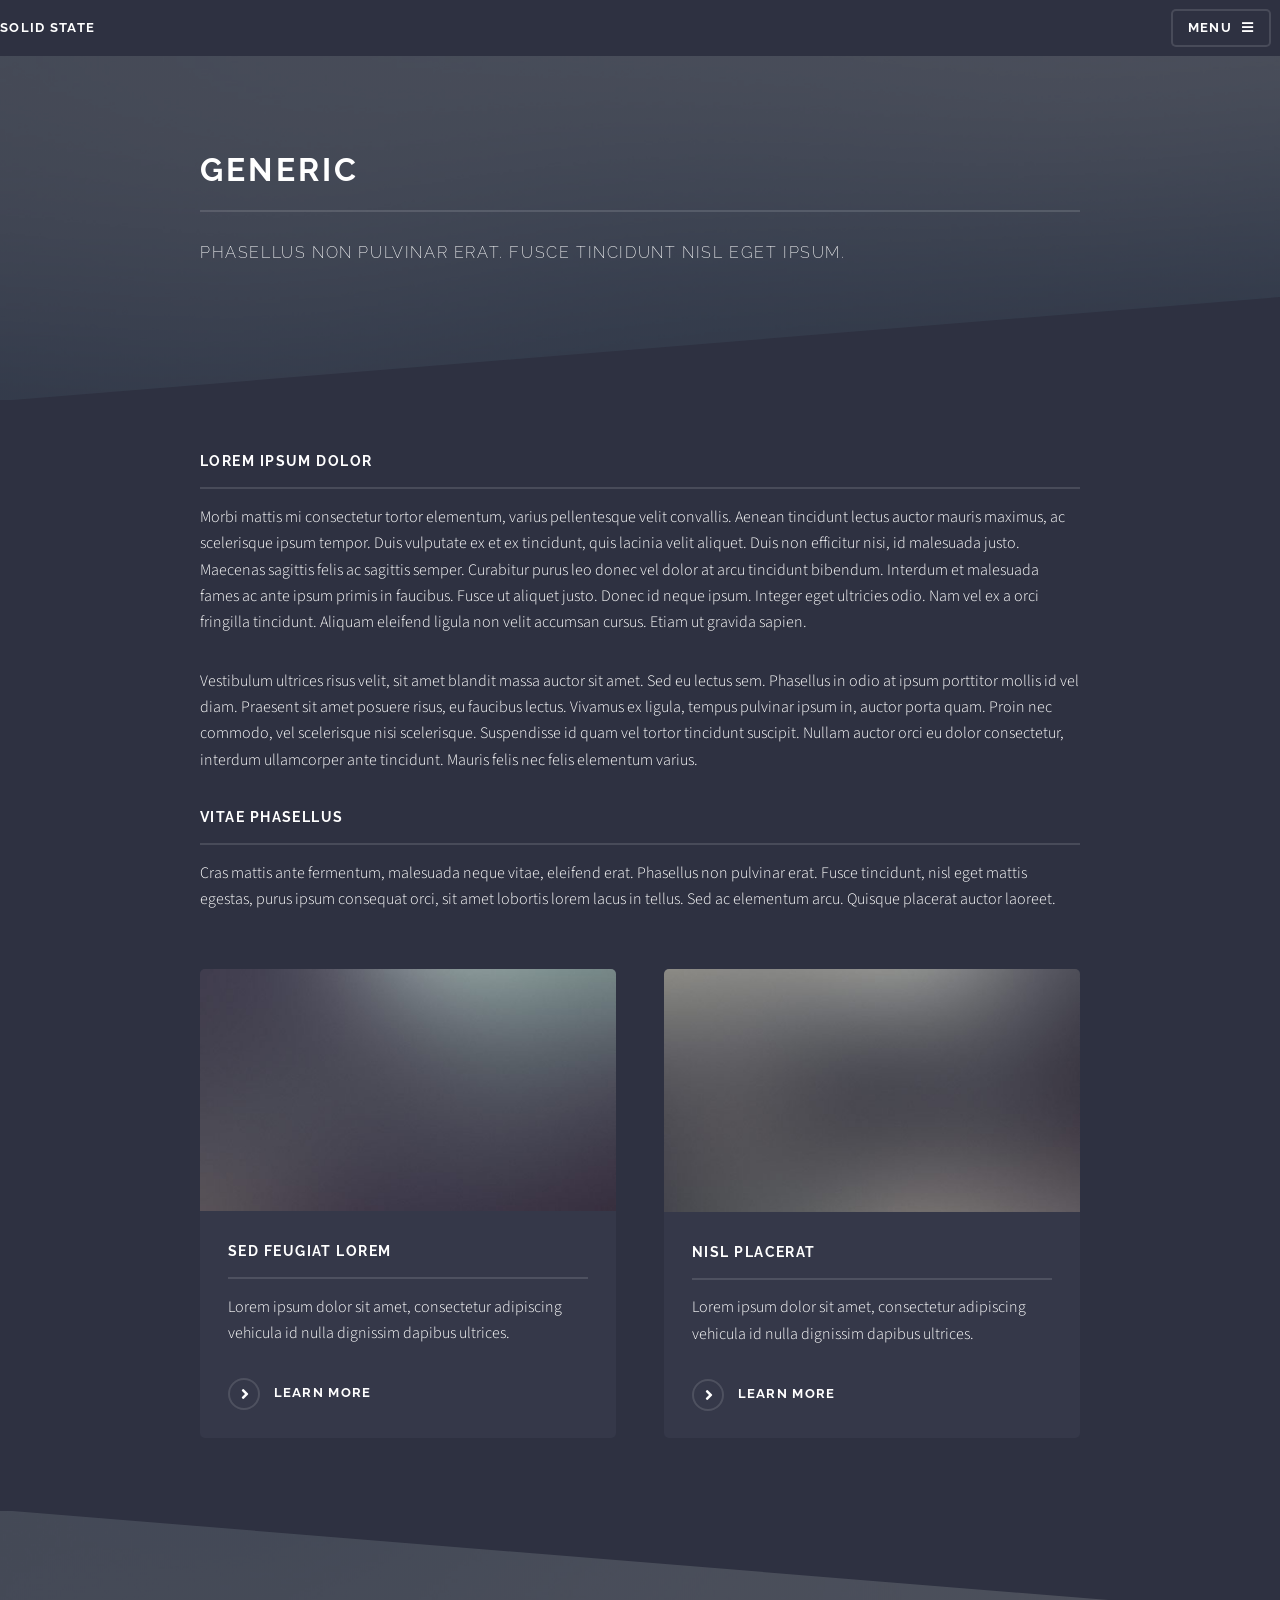
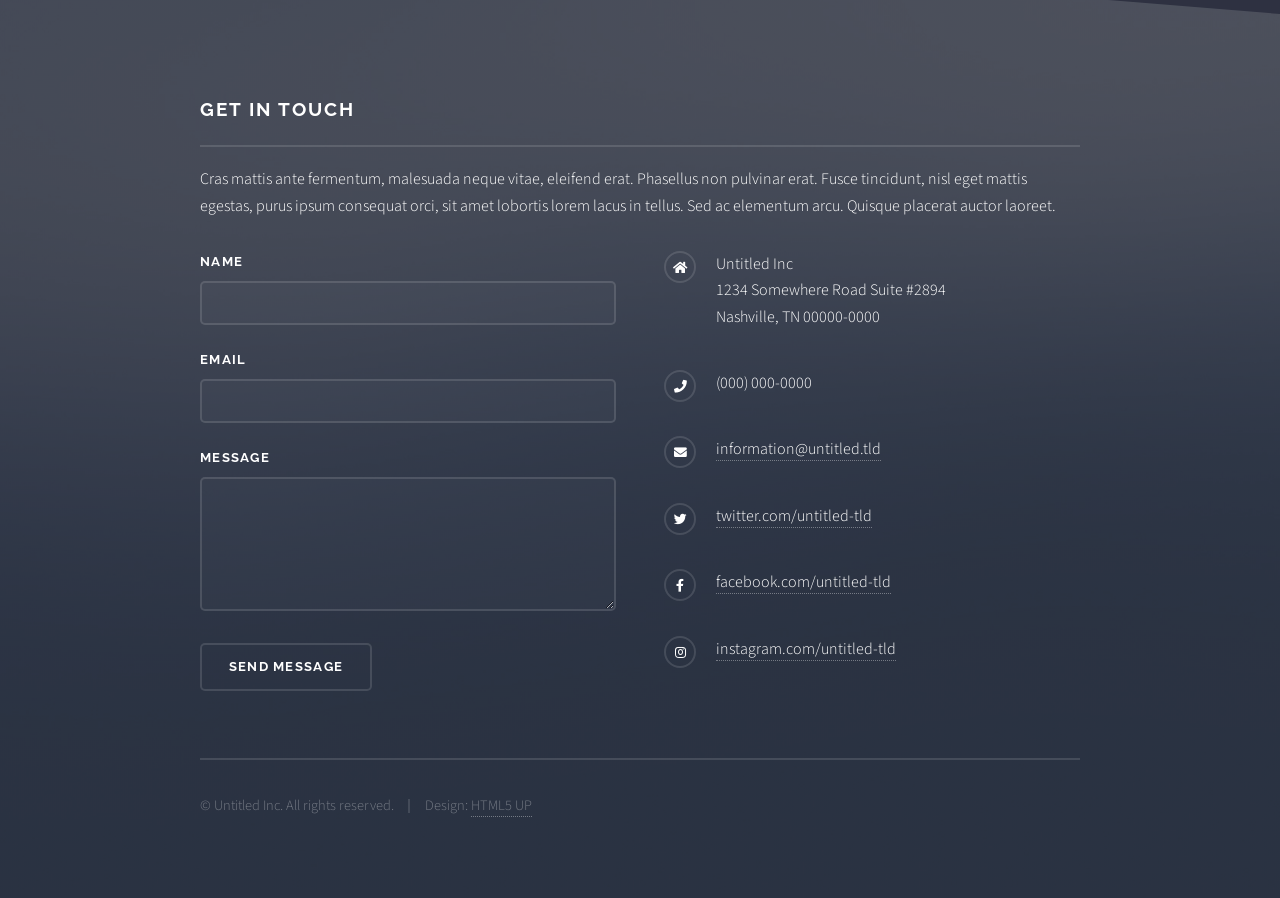
<file: generic.html>
<!DOCTYPE HTML>
<!--
	Solid State by HTML5 UP
	html5up.net | @ajlkn
	Free for personal and commercial use under the CCA 3.0 license (html5up.net/license)
-->
<html>
	<head>
		<title>Generic - Solid State by HTML5 UP</title>
		<meta charset="utf-8" />
		<meta name="viewport" content="width=device-width, initial-scale=1, user-scalable=no" />
		<link rel="stylesheet" href="assets/css/main.css" />
		<noscript><link rel="stylesheet" href="assets/css/noscript.css" /></noscript>
	</head>
	<body class="is-preload">

		<!-- Page Wrapper -->
			<div id="page-wrapper">

				<!-- Header -->
					<header id="header">
						<h1><a href="index.html">Solid State</a></h1>
						<nav>
							<a href="#menu">Menu</a>
						</nav>
					</header>

				<!-- Menu -->
					<nav id="menu">
						<div class="inner">
							<h2>Menu</h2>
							<ul class="links">
								<li><a href="index.html">Home</a></li>
								<li><a href="generic.html">Generic</a></li>
								<li><a href="elements.html">Elements</a></li>
								<li><a href="#">Log In</a></li>
								<li><a href="#">Sign Up</a></li>
							</ul>
							<a href="#" class="close">Close</a>
						</div>
					</nav>

				<!-- Wrapper -->
					<section id="wrapper">
						<header>
							<div class="inner">
								<h2>Generic</h2>
								<p>Phasellus non pulvinar erat. Fusce tincidunt nisl eget ipsum.</p>
							</div>
						</header>

						<!-- Content -->
							<div class="wrapper">
								<div class="inner">

									<h3 class="major">Lorem ipsum dolor</h3>
									<p>Morbi mattis mi consectetur tortor elementum, varius pellentesque velit convallis. Aenean tincidunt lectus auctor mauris maximus, ac scelerisque ipsum tempor. Duis vulputate ex et ex tincidunt, quis lacinia velit aliquet. Duis non efficitur nisi, id malesuada justo. Maecenas sagittis felis ac sagittis semper. Curabitur purus leo donec vel dolor at arcu tincidunt bibendum. Interdum et malesuada fames ac ante ipsum primis in faucibus. Fusce ut aliquet justo. Donec id neque ipsum. Integer eget ultricies odio. Nam vel ex a orci fringilla tincidunt. Aliquam eleifend ligula non velit accumsan cursus. Etiam ut gravida sapien.</p>

									<p>Vestibulum ultrices risus velit, sit amet blandit massa auctor sit amet. Sed eu lectus sem. Phasellus in odio at ipsum porttitor mollis id vel diam. Praesent sit amet posuere risus, eu faucibus lectus. Vivamus ex ligula, tempus pulvinar ipsum in, auctor porta quam. Proin nec commodo, vel scelerisque nisi scelerisque. Suspendisse id quam vel tortor tincidunt suscipit. Nullam auctor orci eu dolor consectetur, interdum ullamcorper ante tincidunt. Mauris felis nec felis elementum varius.</p>

									<h3 class="major">Vitae phasellus</h3>
									<p>Cras mattis ante fermentum, malesuada neque vitae, eleifend erat. Phasellus non pulvinar erat. Fusce tincidunt, nisl eget mattis egestas, purus ipsum consequat orci, sit amet lobortis lorem lacus in tellus. Sed ac elementum arcu. Quisque placerat auctor laoreet.</p>

									<section class="features">
										<article>
											<a href="#" class="image"><img src="images/pic04.jpg" alt="" /></a>
											<h3 class="major">Sed feugiat lorem</h3>
											<p>Lorem ipsum dolor sit amet, consectetur adipiscing vehicula id nulla dignissim dapibus ultrices.</p>
											<a href="#" class="special">Learn more</a>
										</article>
										<article>
											<a href="#" class="image"><img src="images/pic05.jpg" alt="" /></a>
											<h3 class="major">Nisl placerat</h3>
											<p>Lorem ipsum dolor sit amet, consectetur adipiscing vehicula id nulla dignissim dapibus ultrices.</p>
											<a href="#" class="special">Learn more</a>
										</article>
									</section>

								</div>
							</div>

					</section>

				<!-- Footer -->
					<section id="footer">
						<div class="inner">
							<h2 class="major">Get in touch</h2>
							<p>Cras mattis ante fermentum, malesuada neque vitae, eleifend erat. Phasellus non pulvinar erat. Fusce tincidunt, nisl eget mattis egestas, purus ipsum consequat orci, sit amet lobortis lorem lacus in tellus. Sed ac elementum arcu. Quisque placerat auctor laoreet.</p>
							<form method="post" action="#">
								<div class="fields">
									<div class="field">
										<label for="name">Name</label>
										<input type="text" name="name" id="name" />
									</div>
									<div class="field">
										<label for="email">Email</label>
										<input type="email" name="email" id="email" />
									</div>
									<div class="field">
										<label for="message">Message</label>
										<textarea name="message" id="message" rows="4"></textarea>
									</div>
								</div>
								<ul class="actions">
									<li><input type="submit" value="Send Message" /></li>
								</ul>
							</form>
							<ul class="contact">
								<li class="icon solid fa-home">
									Untitled Inc<br />
									1234 Somewhere Road Suite #2894<br />
									Nashville, TN 00000-0000
								</li>
								<li class="icon solid fa-phone">(000) 000-0000</li>
								<li class="icon solid fa-envelope"><a href="#">information@untitled.tld</a></li>
								<li class="icon brands fa-twitter"><a href="#">twitter.com/untitled-tld</a></li>
								<li class="icon brands fa-facebook-f"><a href="#">facebook.com/untitled-tld</a></li>
								<li class="icon brands fa-instagram"><a href="#">instagram.com/untitled-tld</a></li>
							</ul>
							<ul class="copyright">
								<li>&copy; Untitled Inc. All rights reserved.</li><li>Design: <a href="http://html5up.net">HTML5 UP</a></li>
							</ul>
						</div>
					</section>

			</div>

		<!-- Scripts -->
			<script src="assets/js/jquery.min.js"></script>
			<script src="assets/js/jquery.scrollex.min.js"></script>
			<script src="assets/js/browser.min.js"></script>
			<script src="assets/js/breakpoints.min.js"></script>
			<script src="assets/js/util.js"></script>
			<script src="assets/js/main.js"></script>

	</body>
</html>
</file>
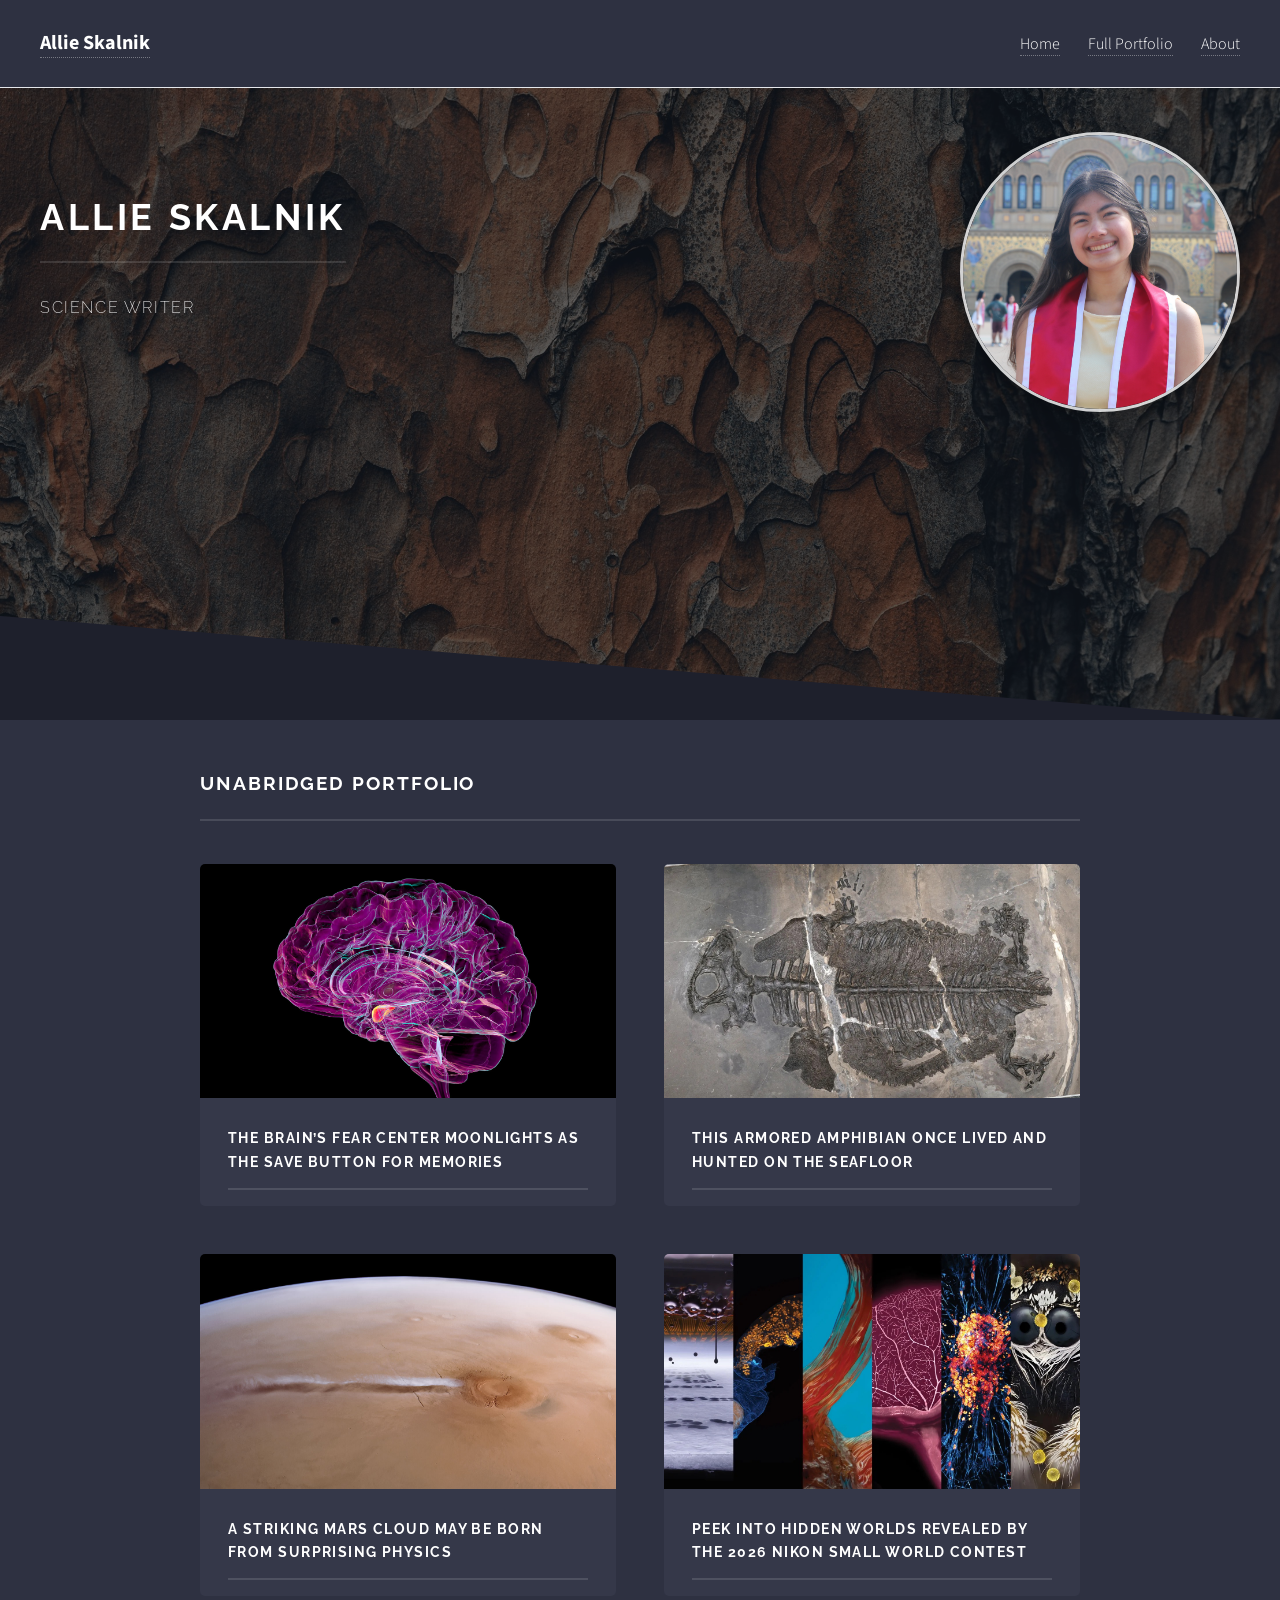
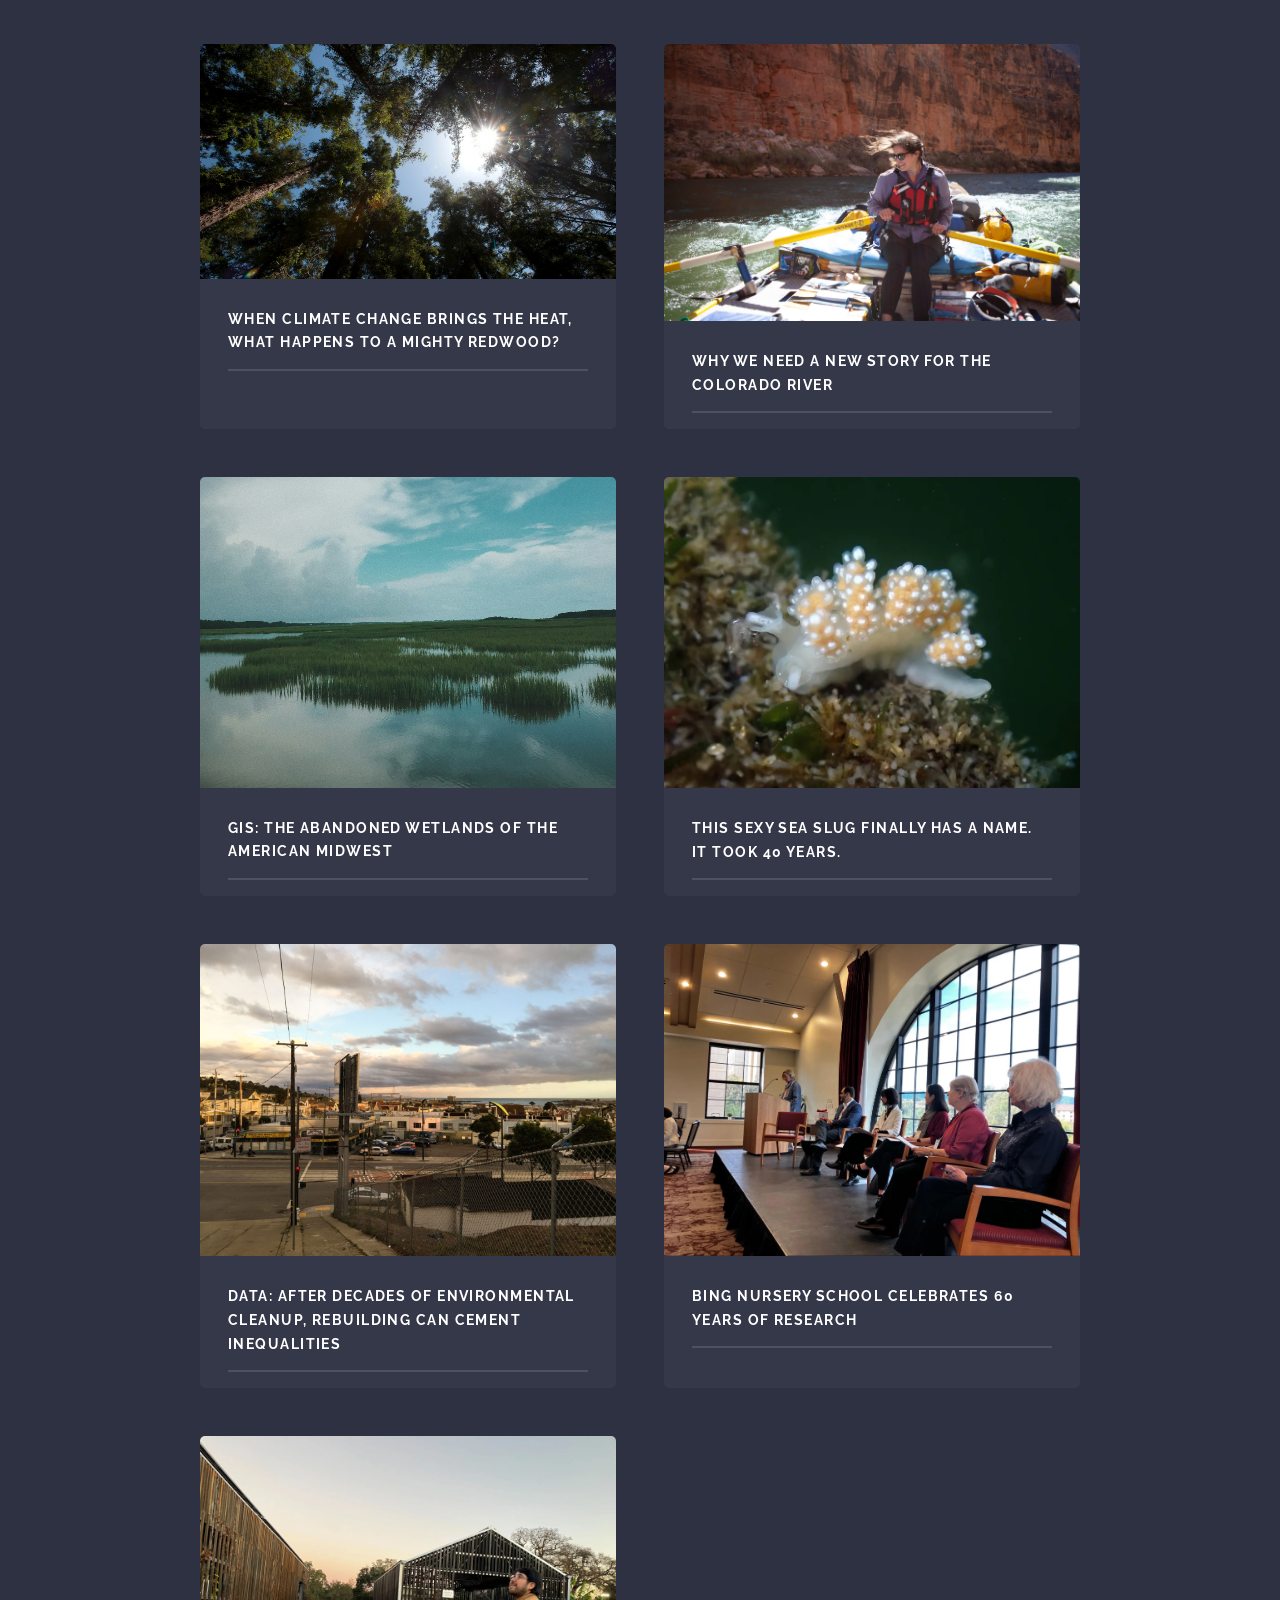
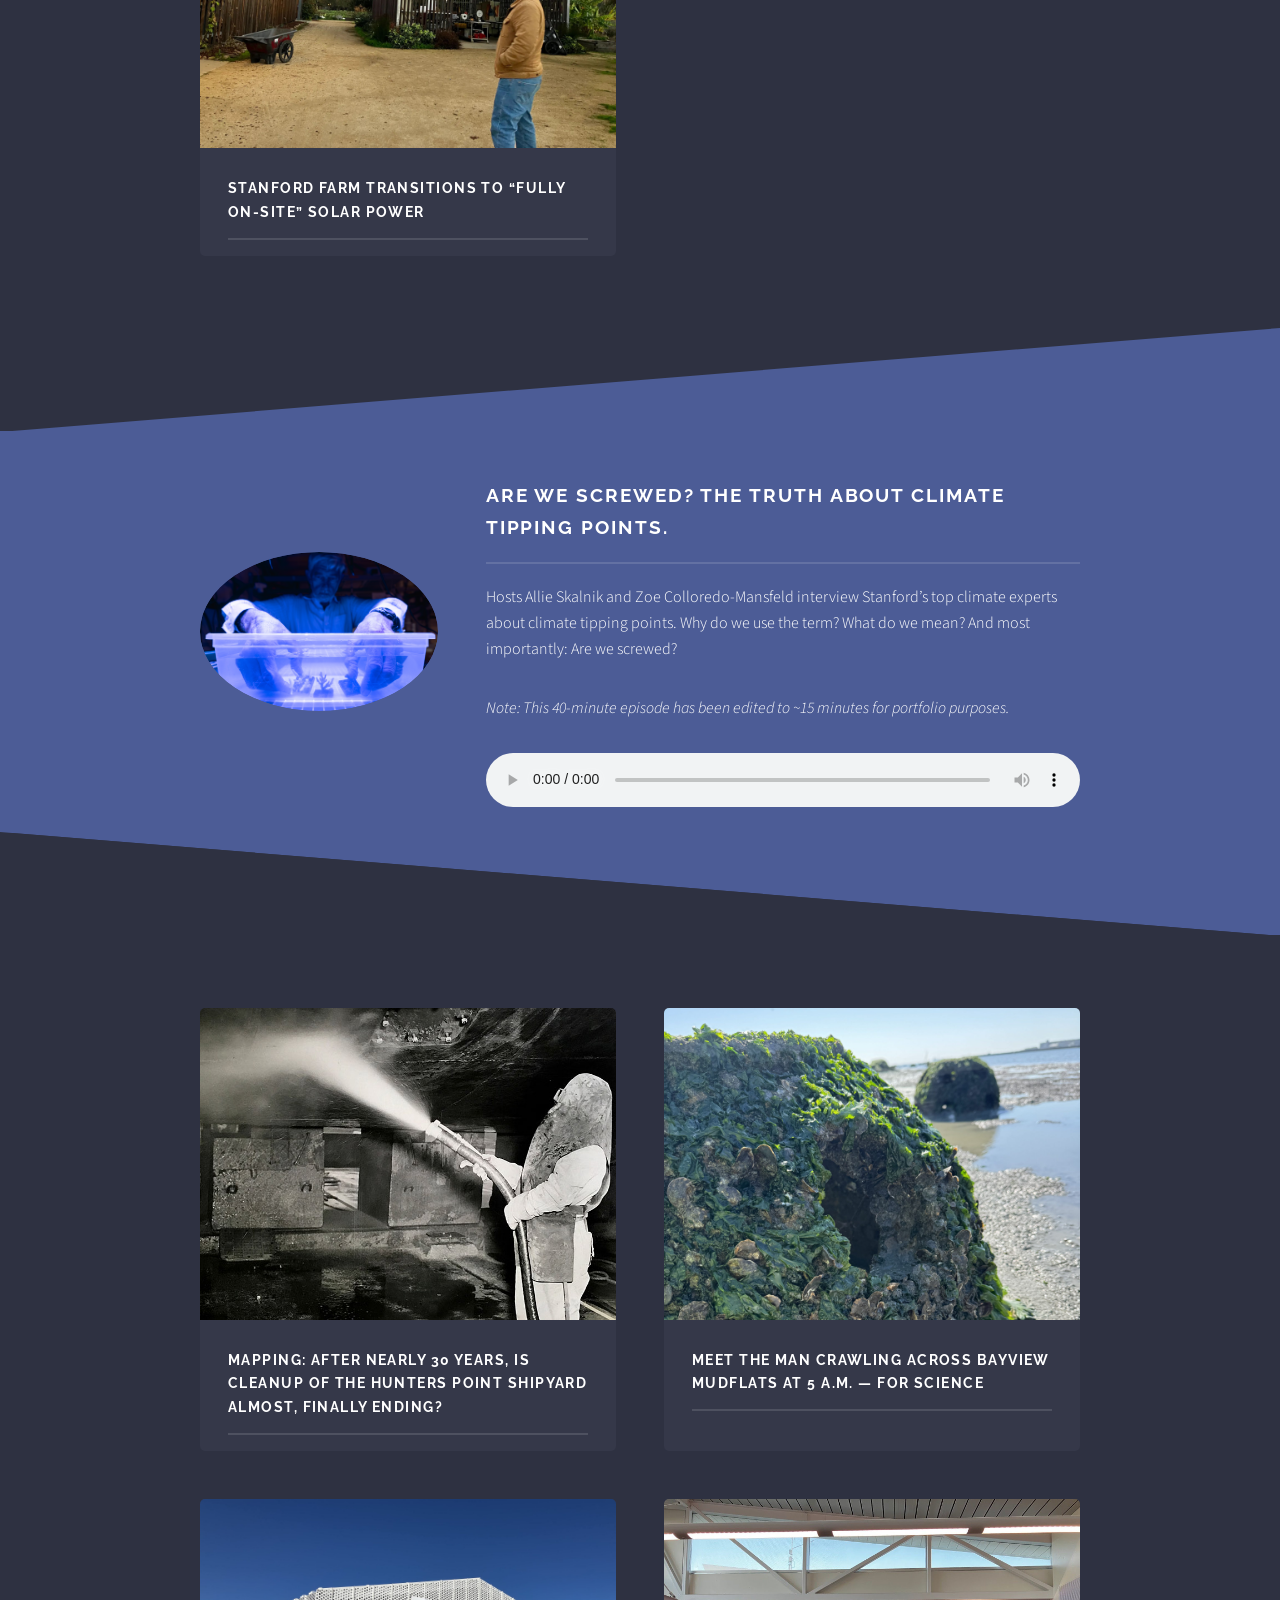
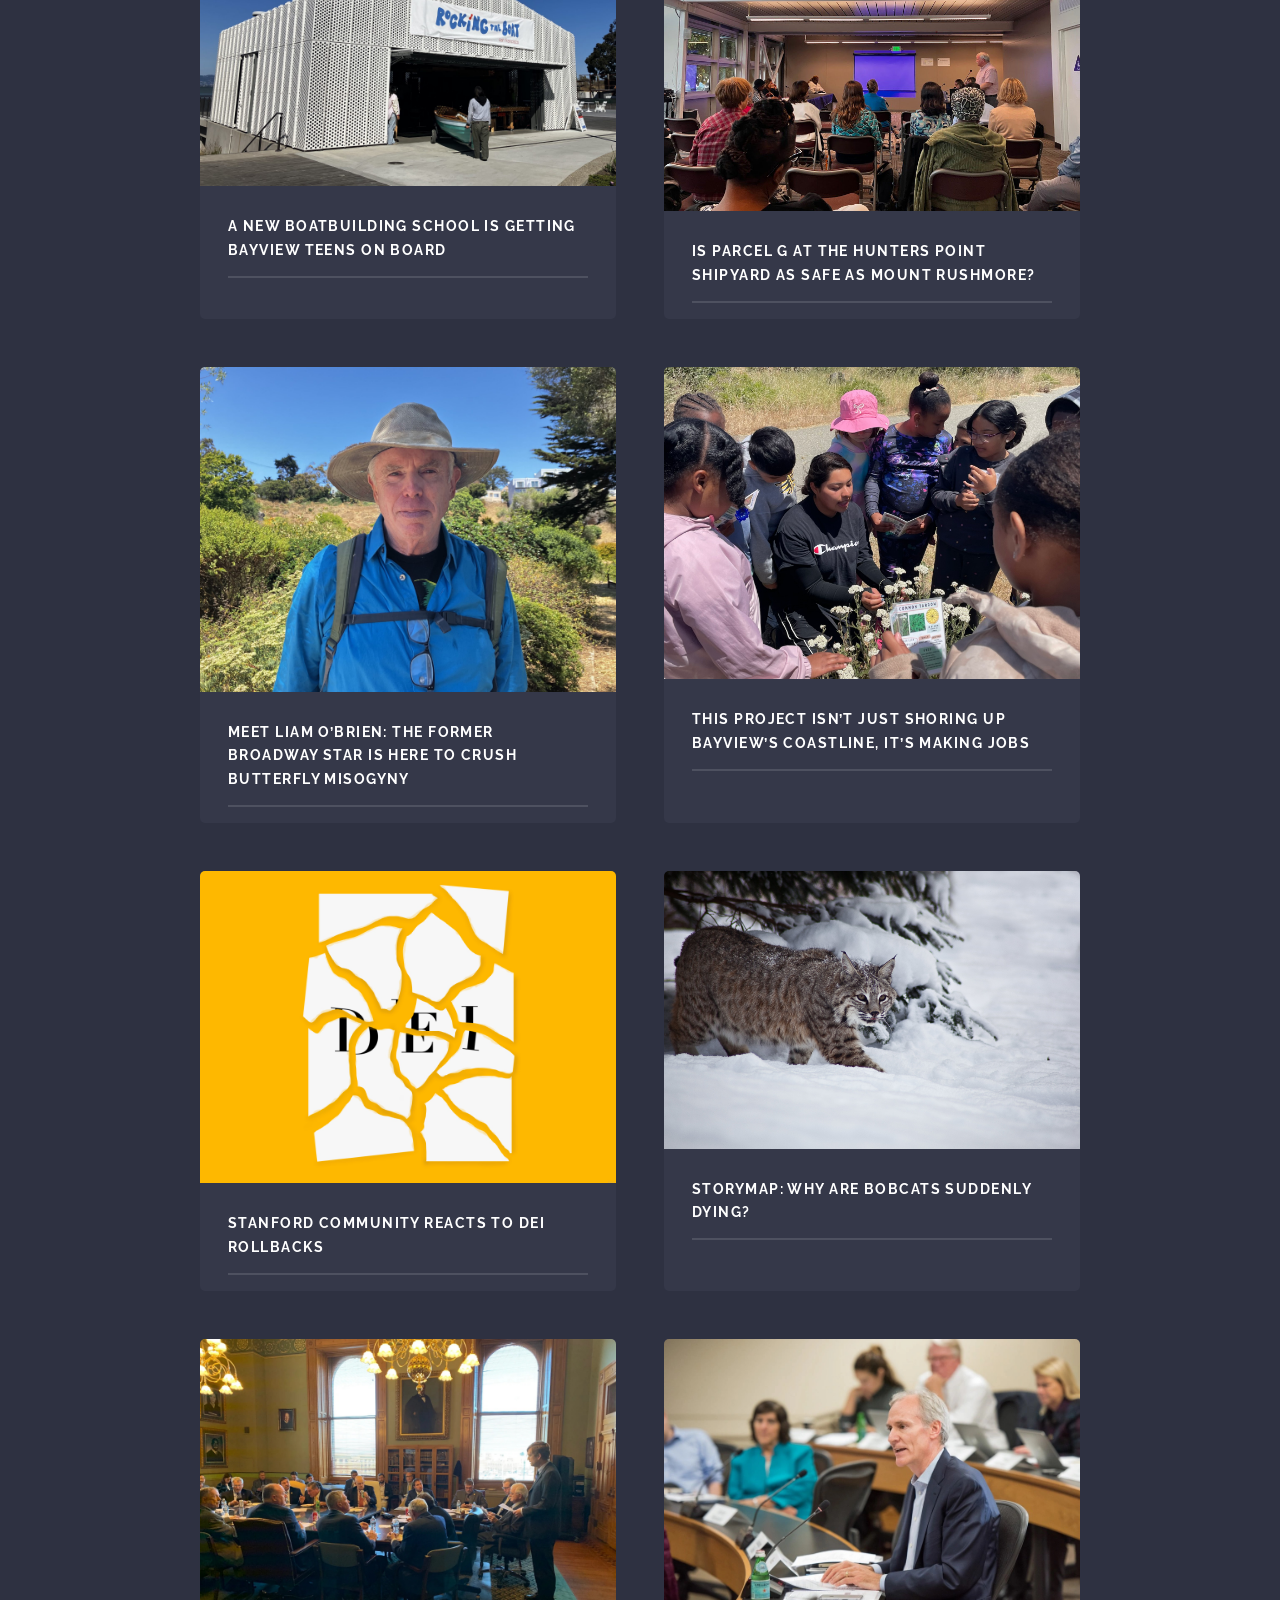
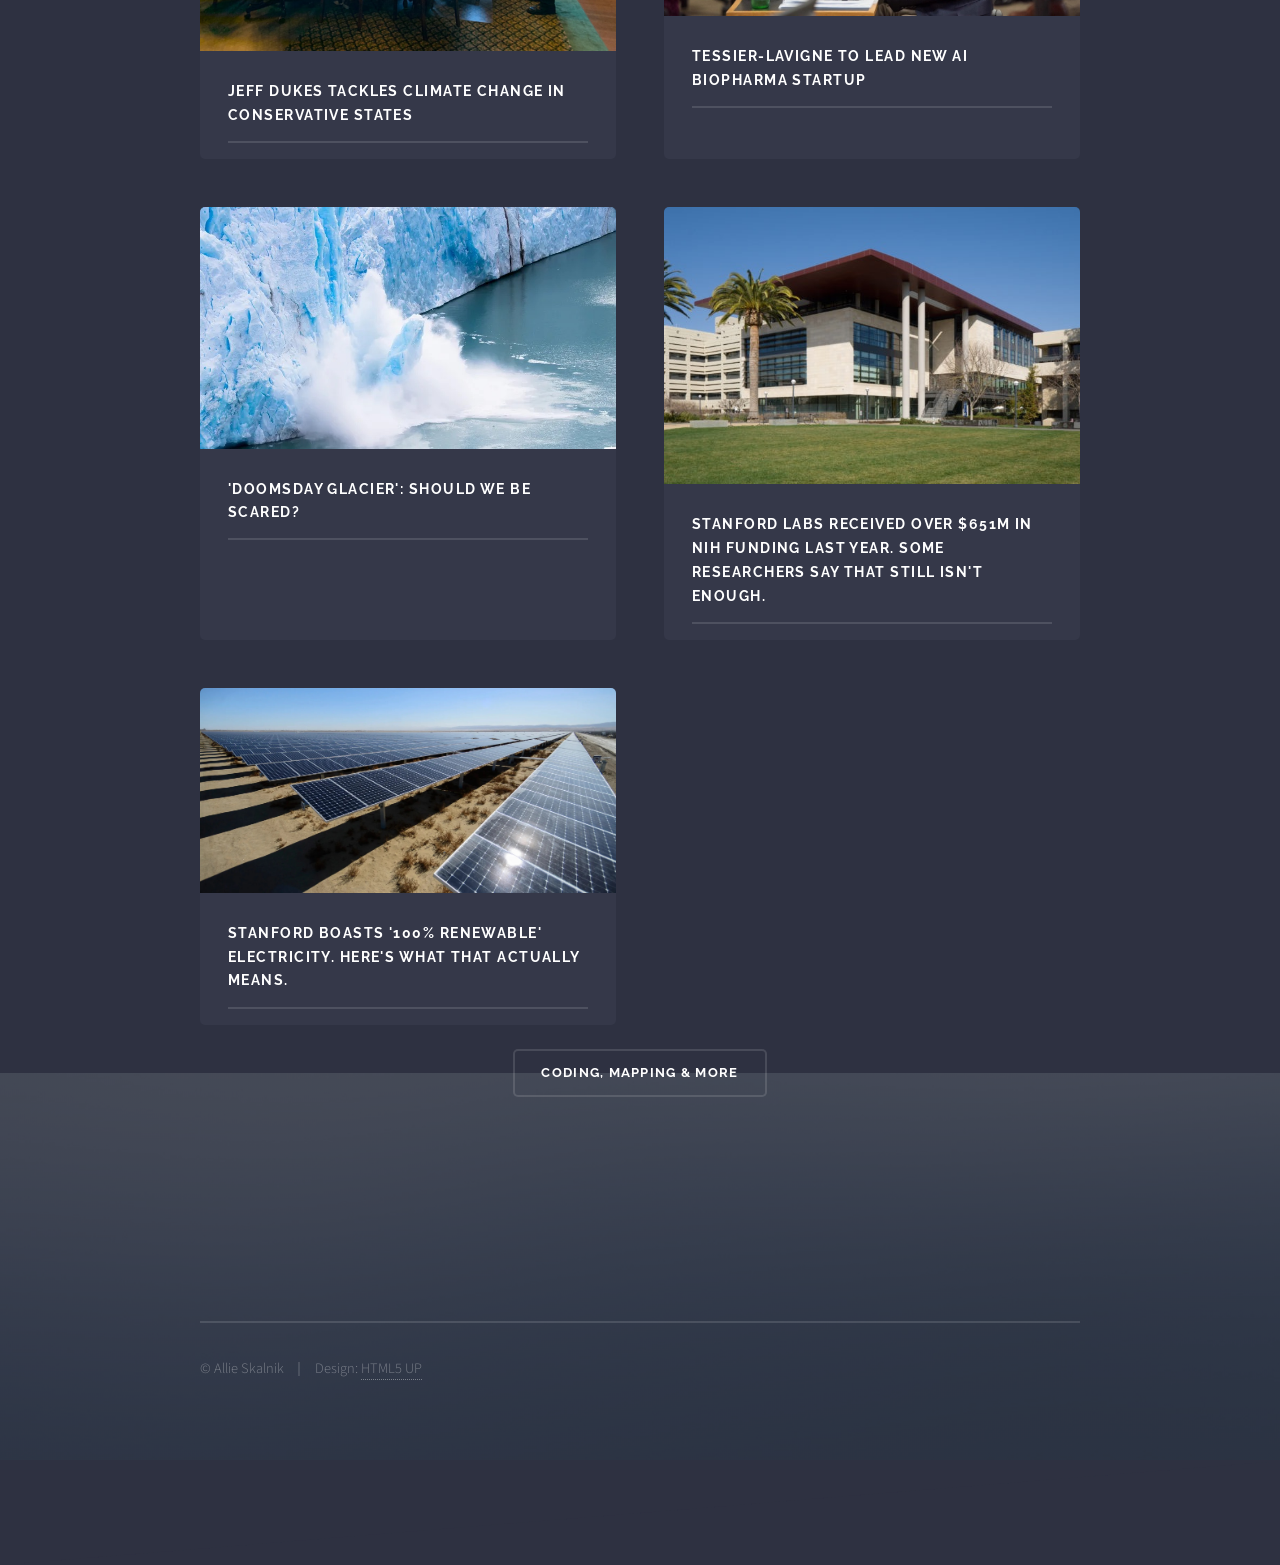
<file: portfolio.html>
<!DOCTYPE HTML>
<!--
	Solid State by HTML5 UP
	html5up.net | @ajlkn
	Free for personal and commercial use under the CCA 3.0 license (html5up.net/license)
-->
<html>
	<head>
		<title>Allie Skalnik Portfolio</title>
		<meta charset="utf-8" />
		<meta name="viewport" content="width=device-width, initial-scale=1, user-scalable=no" />
		<link rel="stylesheet" href="assets/css/main.css" />
		<noscript><link rel="stylesheet" href="assets/css/noscript.css" /></noscript>
	</head>
	<body class="is-preload">

		<!-- Page Wrapper -->
			<div id="page-wrapper">

				<!-- Header -->
					<header id="header">
					<div class="nav-bar">
						<div class="nav-left">
							<a href="index.html" class="logo">Allie Skalnik</a>
						</div>
						
						<div class="nav-right">
							<a href="index.html">Home</a>
							<a href="portfolio.html">Full Portfolio</a>
							<a href="about.html">About</a>
						</div>
					</div>
				</header>

				<!-- Banner -->
					<section id="banner" style="background-image: url('images/clay-banks-VppPygAZKU0-unsplash.jpg');">
						<div class="inner banner-flex">
							<div class="banner-text">
								<h2>Allie Skalnik</h2>
								<p>Science Writer</p>
							</div>
							<div class="banner-headshot">
								<img src="images/headshot.JPG" alt="Allie Skalnik">
						</div>
					</section>

				<!-- Wrapper -->
					<section id="wrapper">

<!-- Full Portfolio Section -->
<section id="four" class="wrapper alt style1">
	<div class="inner">
		<h2 class="major">Unabridged Portfolio</h2>

		<section class="features">

			<article>
				<a href="https://www.sciencenews.org/article/brain-amygdala-neuron-saves-memories" class="image">
					<img src="images/article26.jpg" alt="" />
				</a>
				<h3 class="major">The brain’s fear center moonlights as the save button for memories</h3>
			</article>

			<article>
				<a href="https://www.sciencenews.org/article/first-marine-amphibian-ancient-fossil" class="image">
					<img src="images/article25.jpeg" alt="" />
				</a>
				<h3 class="major">This armored amphibian once lived and hunted on the seafloor</h3>
			</article>

			<article>
				<a href="https://www.sciencenews.org/article/mars-cloud-homogenous-nucleation" class="image">
					<img src="images/article24.jpg" alt="" />
				</a>
				<h3 class="major">A striking Mars cloud may be born from surprising physics</h3>
			</article>

			<article>
				<a href="https://www.sciencenews.org/article/nikon-small-world-contest-2026-photos" class="image">
					<img src="images/article23.jpeg" alt="" />
				</a>
				<h3 class="major">Peek into hidden worlds revealed by the 2026 Nikon Small World contest</h3>
			</article>
			
			<article>
				<a href="https://www.sciencenews.org/article/climate-change-heat-redwood-temperature" class="image">
					<img src="images/article22.jpg" alt="" />
				</a>
				<h3 class="major">When climate change brings the heat, what happens to a mighty redwood?</h3>
			</article>

			<article>
				<a href="https://blogs.edf.org/waterfront/2026/07/23/why-we-need-new-story-colorado-river/" class="image">
					<img src="images/article21.png" alt="" />
				</a>
				<h3 class="major">Why we need a new story for the Colorado River</h3>
			</article>

			<article>
				<a href="https://storymaps.arcgis.com/stories/51f73ac2836f496fa239f3d05a4174ec" class="image">
					<img src="images/article19.jpg" alt="" />
				</a>
				<h3 class="major">GIS: The abandoned wetlands of the American Midwest</h3>
			</article>
			
			<article>
				<a href="https://baynature.org/2026/05/14/conservation/biodiversity/meet-a-newly-named-nudibranch-with-a-unique-approach-to-sex/" class="image">
					<img src="images/article18.jpeg" alt="" />
				</a>
				<h3 class="major">This Sexy Sea Slug Finally Has a Name. It Took 40 Years.</h3>
			</article>
			
			<article>
				<a href="https://andthewest.stanford.edu/2026/after-decades-of-environmental-cleanup-rebuilding-can-cement-inequalities/" class="image">
					<img src="images/article0.jpg" alt="" />
				</a>
				<h3 class="major">Data: After decades of environmental cleanup, rebuilding can cement inequalities</h3>
			</article>

			<article>
				<a href="https://stanforddaily.com/2026/03/03/bing-nursery-celebrates-60-years/" class="image">
					<img src="images/article16.jpeg" alt="" />
				</a>
				<h3 class="major">Bing Nursery School celebrates 60 years of research</h3>
			</article>

			<article>
				<a href="https://stanforddaily.com/2026/02/02/farm-transitions-to-solar-power/" class="image">
					<img src="images/article17.jpeg" alt="" />
				</a>
				<h3 class="major">Stanford Farm transitions to “fully on-site” solar power</h3>
			</article>

  		</section>
	</div>

						<!-- Featured Audio Section -->
<section id="one" class="wrapper spotlight style1">
	<div class="inner">
		<a href="#" class="image"><img src="images/audio-feature.jpeg" alt="" /></a>
		<div class="content">
			<h2 class="major">Are we screwed? The truth about climate tipping points.</h2>
			<p>
				Hosts Allie Skalnik and Zoe Colloredo-Mansfeld interview Stanford’s top climate experts about climate tipping points. 
				Why do we use the term? What do we mean? And most importantly: Are we screwed?
			</p>
			<p><em>Note: This 40-minute episode has been edited to ~15 minutes for portfolio purposes.</em></p>

			<audio controls style="width:100%;">
				<source src="images/podcast-snippet.mp3" type="audio/mpeg">
			</audio>
		</div>
	</div>
</section>

<!-- Full Portfolio Section -->
<section id="four" class="wrapper alt style1">
	<div class="inner">

		<section class="features">

			<article>
				<a href="https://missionlocal.org/2025/10/sf-hunters-point-shipyard-superfund-timeline/" class="image">
					<img src="images/article1.jpeg" alt="" />
				</a>
				<h3 class="major">Mapping: After nearly 30 years, is cleanup of the Hunters Point Shipyard almost, finally ending?</h3>
			</article>

			<article>
				<a href="https://missionlocal.org/2025/08/oyster-reef-monitoring-bayview/" class="image">
					<img src="images/article2.jpg" alt="" />
				</a>
				<h3 class="major">Meet the man crawling across Bayview mudflats at 5 a.m. — for science</h3>
			</article>

			<article>
				<a href="https://missionlocal.org/2025/08/rocking-the-boat-bayview/" class="image">
					<img src="images/article3.jpeg" alt="" />
				</a>
				<h3 class="major">A new boatbuilding school is getting Bayview teens on board</h3>
			</article>

			<article>
				<a href="https://missionlocal.org/2025/07/radiation-bayview-health-meeting/" class="image">
					<img src="images/article4.jpg" alt="" />
				</a>
				<h3 class="major">Is Parcel G at the Hunters Point Shipyard as safe as Mount Rushmore?</h3>
			</article>

			<article>
				<a href="https://missionlocal.org/2025/07/liam-obrien-butterfly-book/" class="image">
					<img src="images/article5.jpeg" alt="" />
				</a>
				<h3 class="major">Meet Liam O’Brien: The former Broadway star is here to crush butterfly misogyny</h3>
			</article>

			<article>
				<a href="https://missionlocal.org/2025/08/bayview-eco-apprentice-program/" class="image">
					<img src="images/article6.jpg" alt="" />
				</a>
				<h3 class="major">This project isn’t just shoring up Bayview’s coastline, it’s making jobs</h3>
			</article>

			<article>
				<a href="https://stanforddaily.com/2025/05/18/stanford-community-members-feel-the-effects-of-dei-rollbacks/" class="image">
					<img src="images/article7.jpeg" alt="" />
				</a>
				<h3 class="major">Stanford community reacts to DEI rollbacks</h3>
			</article>

			<article>
				<a href="https://storymaps.arcgis.com/stories/4eab6ba2f1894ec8ad76f4144fd18264" class="image">
					<img src="images/article20.jpg" alt="" />
				</a>
				<h3 class="major">Storymap: Why are bobcats suddenly dying?</h3>
			</article>

			<article>
				<a href="https://stanforddaily.com/2025/04/22/dukes-climate-conservative-states/" class="image">
					<img src="images/article8.jpeg" alt="" />
				</a>
				<h3 class="major">Jeff Dukes tackles climate change in conservative states</h3>
			</article>

			<article>
				<a href="https://stanforddaily.com/2024/04/24/tessier-lavigne-leads-new-ai-biopharma-startup/" class="image">
					<img src="images/article9.jpeg" alt="" />
				</a>
				<h3 class="major">Tessier-Lavigne to lead new AI biopharma startup</h3>
			</article>

			<article>
				<a href="https://stanforddaily.com/2023/04/18/doomsday-glacier-should-we-be-scared/" class="image">
					<img src="images/article13.jpeg" alt="" />
				</a>
				<h3 class="major">'Doomsday glacier': Should we be scared?</h3>
			</article>

			<article>
				<a href="https://stanforddaily.com/2023/02/26/stanford-labs-received-over-651m-in-nih-funding/" class="image">
					<img src="images/article14.jpeg" alt="" />
				</a>
				<h3 class="major">Stanford labs received over $651M in NIH funding last year. Some researchers say that still isn't enough.</h3>
			</article>

			<article>
				<a href="https://stanforddaily.com/2023/01/26/stanford-boasts-100-renewable-electricity-heres-what-that-actually-means/" class="image">
					<img src="images/article15.jpeg" alt="" />
				</a>
				<h3 class="major">Stanford boasts '100% renewable' electricity. Here's what that actually means.</h3>
			</article>

			<ul class="actions special">
    <li>
        <a href="https://stanford.digication.com/allie-skalniks-nsc-eportfolio/home"
           class="button">
            Coding, Mapping & More
        </a>
    </li>
</ul>
										

		</section>
	</div>


				<!-- Footer -->
					<section id="footer">
						<div class="inner">
							<ul class="copyright">
								<li>&copy; Allie Skalnik</li><li>Design: <a href="http://html5up.net">HTML5 UP</a></li>
							</ul>
						</div>
					</section>

			</div>

		<!-- Scripts -->
			<script src="assets/js/jquery.min.js"></script>
			<script src="assets/js/jquery.scrollex.min.js"></script>
			<script src="assets/js/browser.min.js"></script>
			<script src="assets/js/breakpoints.min.js"></script>
			<script src="assets/js/util.js"></script>
			<script src="assets/js/main.js"></script>

	</body>
</html>
</file>
<file: assets/css/noscript.css>
/*
	Solid State by HTML5 UP
	html5up.net | @ajlkn
	Free for personal and commercial use under the CCA 3.0 license (html5up.net/license)
*/

/* Banner */

	body.is-preload #banner .logo {
		-moz-transform: none;
		-webkit-transform: none;
		-ms-transform: none;
		transform: none;
		opacity: 1;
	}

	body.is-preload #banner h2 {
		opacity: 1;
		-moz-transform: none;
		-webkit-transform: none;
		-ms-transform: none;
		transform: none;
		-moz-filter: none;
		-webkit-filter: none;
		-ms-filter: none;
		filter: none;
	}

	body.is-preload #banner p {
		opacity: 01;
		-moz-transform: none;
		-webkit-transform: none;
		-ms-transform: none;
		transform: none;
		-moz-filter: none;
		-webkit-filter: none;
		-ms-filter: none;
		filter: none;
	}
</file>
<file: assets/css/main.css>
@import url(fontawesome-all.min.css);
@import url("https://fonts.googleapis.com/css?family=Raleway:200,700|Source+Sans+Pro:300,600,300italic,600italic");

/*
	Solid State by HTML5 UP
	html5up.net | @ajlkn
	Free for personal and commercial use under the CCA 3.0 license (html5up.net/license)
*/

html, body, div, span, applet, object,
iframe, h1, h2, h3, h4, h5, h6, p, blockquote,
pre, a, abbr, acronym, address, big, cite,
code, del, dfn, em, img, ins, kbd, q, s, samp,
small, strike, strong, sub, sup, tt, var, b,
u, i, center, dl, dt, dd, ol, ul, li, fieldset,
form, label, legend, table, caption, tbody,
tfoot, thead, tr, th, td, article, aside,
canvas, details, embed, figure, figcaption,
footer, header, hgroup, menu, nav, output, ruby,
section, summary, time, mark, audio, video {
	margin: 0;
	padding: 0;
	border: 0;
	font-size: 100%;
	font: inherit;
	vertical-align: baseline;}

article, aside, details, figcaption, figure,
footer, header, hgroup, menu, nav, section {
	display: block;}

body {
	line-height: 1;
}

ol, ul {
	list-style: none;
}

blockquote, q {
	quotes: none;
}

	blockquote:before, blockquote:after, q:before, q:after {
		content: '';
		content: none;
	}

table {
	border-collapse: collapse;
	border-spacing: 0;
}

body {
	-webkit-text-size-adjust: none;
}

mark {
	background-color: transparent;
	color: inherit;
}

input::-moz-focus-inner {
	border: 0;
	padding: 0;
}

input, select, textarea {
	-moz-appearance: none;
	-webkit-appearance: none;
	-ms-appearance: none;
	appearance: none;
}

/* Basic */

	@-ms-viewport {
		width: device-width;
	}

	body {
		-ms-overflow-style: scrollbar;
	}

	@media screen and (max-width: 480px) {

		html, body {
			min-width: 320px;
		}

	}

	html {
		box-sizing: border-box;
	}

	*, *:before, *:after {
		box-sizing: inherit;
	}

	body {
		background-color: #2e3141;
		background-image: linear-gradient(to top, rgba(46, 49, 65, 0.8), rgba(46, 49, 65, 0.8)), url("../../images/bg.jpg");
		background-size: auto,
 cover;
		background-attachment: fixed,
 fixed;
		background-position: center,
 center;
	}

		body.is-preload *, body.is-preload *:before, body.is-preload *:after {
			-moz-animation: none !important;
			-webkit-animation: none !important;
			-ms-animation: none !important;
			animation: none !important;
			-moz-transition: none !important;
			-webkit-transition: none !important;
			-ms-transition: none !important;
			transition: none !important;
		}

/* Type */

	body, input, select, textarea {
		color: #ffffff;
		font-family: "Source Sans Pro", Helvetica, sans-serif;
		font-size: 16.5pt;
		font-weight: 300;
		line-height: 1.65;
	}

		@media screen and (max-width: 1680px) {

			body, input, select, textarea {
				font-size: 13pt;
			}

		}

		@media screen and (max-width: 1280px) {

			body, input, select, textarea {
				font-size: 12pt;
			}

		}

		@media screen and (max-width: 980px) {

			body, input, select, textarea {
				font-size: 12pt;
			}

		}

		@media screen and (max-width: 736px) {

			body, input, select, textarea {
				font-size: 12pt;
			}

		}

		@media screen and (max-width: 480px) {

			body, input, select, textarea {
				font-size: 12pt;
			}

		}

	a {
		-moz-transition: color 0.2s ease-in-out, border-bottom-color 0.2s ease-in-out;
		-webkit-transition: color 0.2s ease-in-out, border-bottom-color 0.2s ease-in-out;
		-ms-transition: color 0.2s ease-in-out, border-bottom-color 0.2s ease-in-out;
		transition: color 0.2s ease-in-out, border-bottom-color 0.2s ease-in-out;
		border-bottom: dotted 1px rgba(255, 255, 255, 0.35);
		color: #ffffff;
		text-decoration: none;
	}

		a:hover {
			border-bottom-color: transparent;
			color: #ffffff !important;
		}

		a.special:not(.button) {
			text-decoration: none;
			border-bottom: 0;
			display: block;
			font-family: Raleway, Helvetica, sans-serif;
			font-size: 0.8em;
			font-weight: 700;
			letter-spacing: 0.1em;
			margin: 0 0 2em 0;
			text-transform: uppercase;
		}

			a.special:not(.button):before {
				-moz-osx-font-smoothing: grayscale;
				-webkit-font-smoothing: antialiased;
				display: inline-block;
				font-style: normal;
				font-variant: normal;
				text-rendering: auto;
				line-height: 1;
				text-transform: none !important;
				font-family: 'Font Awesome 5 Free';
				font-weight: 900;
			}

			a.special:not(.button):before {
				-moz-transition: background-color 0.2s ease-in-out;
				-webkit-transition: background-color 0.2s ease-in-out;
				-ms-transition: background-color 0.2s ease-in-out;
				transition: background-color 0.2s ease-in-out;
				border-radius: 100%;
				border: solid 2px rgba(255, 255, 255, 0.125);
				content: '\f105';
				display: inline-block;
				font-size: 1.25em;
				height: 2em;
				line-height: 1.75em;
				margin-right: 0.85em;
				text-align: center;
				text-indent: 0.15em;
				vertical-align: middle;
				width: 2em;
			}

			a.special:not(.button):hover:before {
				background-color: rgba(255, 255, 255, 0.025);
			}

			a.special:not(.button):active:before {
				background-color: rgba(255, 255, 255, 0.075);
			}

	strong, b {
		color: #ffffff;
		font-weight: 600;
	}

	em, i {
		font-style: italic;
	}

	p {
		margin: 0 0 2em 0;
	}

	h1, h2, h3, h4, h5, h6 {
		color: #ffffff;
		font-family: Raleway, Helvetica, sans-serif;
		font-weight: 700;
		letter-spacing: 0.1em;
		margin: 0 0 1em 0;
		text-transform: uppercase;
	}

		h1 a, h2 a, h3 a, h4 a, h5 a, h6 a {
			color: inherit;
			text-decoration: none;
			border-bottom: 0;
		}

		h1 span, h2 span, h3 span, h4 span, h5 span, h6 span {
			font-weight: 200;
		}

		h1.major, h2.major, h3.major, h4.major, h5.major, h6.major {
			padding-bottom: 1em;
			border-bottom: solid 2px rgba(255, 255, 255, 0.125);
		}

	h2 {
		font-size: 1.2em;
	}

	h3 {
		font-size: 0.9em;
	}

	h4 {
		font-size: 0.7em;
	}

	h5 {
		font-size: 0.7em;
	}

	h6 {
		font-size: 0.7em;
	}

	@media screen and (max-width: 736px) {

		h2 {
			font-size: 1em;
		}

		h3 {
			font-size: 0.8em;
		}

	}

	sub {
		font-size: 0.8em;
		position: relative;
		top: 0.5em;
	}

	sup {
		font-size: 0.8em;
		position: relative;
		top: -0.5em;
	}

	blockquote {
		border-left: solid 4px rgba(255, 255, 255, 0.125);
		font-style: italic;
		margin: 0 0 2em 0;
		padding: 0.5em 0 0.5em 2em;
	}

	code {
		background: rgba(255, 255, 255, 0.025);
		border-radius: 5px;
		border: solid 2px rgba(255, 255, 255, 0.125);
		font-family: "Courier New", monospace;
		font-size: 0.9em;
		margin: 0 0.25em;
		padding: 0.25em 0.65em;
	}

	pre {
		-webkit-overflow-scrolling: touch;
		font-family: "Courier New", monospace;
		font-size: 0.9em;
		margin: 0 0 2em 0;
	}

		pre code {
			display: block;
			line-height: 1.75em;
			padding: 1em 1.5em;
			overflow-x: auto;
		}

	hr {
		border: 0;
		border-bottom: solid 2px rgba(255, 255, 255, 0.125);
		margin: 2.5em 0;
	}

		hr.major {
			margin: 4em 0;
		}

	.align-left {
		text-align: left;
	}

	.align-center {
		text-align: center;
	}

	.align-right {
		text-align: right;
	}

/* Row */

	.row {
		display: flex;
		flex-wrap: wrap;
		box-sizing: border-box;
		align-items: stretch;
	}

		.row > * {
			box-sizing: border-box;
		}

		.row.gtr-uniform > * > :last-child {
			margin-bottom: 0;
		}

		.row.aln-left {
			justify-content: flex-start;
		}

		.row.aln-center {
			justify-content: center;
		}

		.row.aln-right {
			justify-content: flex-end;
		}

		.row.aln-top {
			align-items: flex-start;
		}

		.row.aln-middle {
			align-items: center;
		}

		.row.aln-bottom {
			align-items: flex-end;
		}

		.row > .imp {
			order: -1;
		}

		.row > .col-1 {
			width: 8.33333%;
		}

		.row > .off-1 {
			margin-left: 8.33333%;
		}

		.row > .col-2 {
			width: 16.66667%;
		}

		.row > .off-2 {
			margin-left: 16.66667%;
		}

		.row > .col-3 {
			width: 25%;
		}

		.row > .off-3 {
			margin-left: 25%;
		}

		.row > .col-4 {
			width: 33.33333%;
		}

		.row > .off-4 {
			margin-left: 33.33333%;
		}

		.row > .col-5 {
			width: 41.66667%;
		}

		.row > .off-5 {
			margin-left: 41.66667%;
		}

		.row > .col-6 {
			width: 50%;
		}

		.row > .off-6 {
			margin-left: 50%;
		}

		.row > .col-7 {
			width: 58.33333%;
		}

		.row > .off-7 {
			margin-left: 58.33333%;
		}

		.row > .col-8 {
			width: 66.66667%;
		}

		.row > .off-8 {
			margin-left: 66.66667%;
		}

		.row > .col-9 {
			width: 75%;
		}

		.row > .off-9 {
			margin-left: 75%;
		}

		.row > .col-10 {
			width: 83.33333%;
		}

		.row > .off-10 {
			margin-left: 83.33333%;
		}

		.row > .col-11 {
			width: 91.66667%;
		}

		.row > .off-11 {
			margin-left: 91.66667%;
		}

		.row > .col-12 {
			width: 100%;
		}

		.row > .off-12 {
			margin-left: 100%;
		}

		.row.gtr-0 {
			margin-top: 0;
			margin-left: 0em;
		}

			.row.gtr-0 > * {
				padding: 0 0 0 0em;
			}

			.row.gtr-0.gtr-uniform {
				margin-top: 0em;
			}

				.row.gtr-0.gtr-uniform > * {
					padding-top: 0em;
				}

		.row.gtr-25 {
			margin-top: 0;
			margin-left: -0.4375em;
		}

			.row.gtr-25 > * {
				padding: 0 0 0 0.4375em;
			}

			.row.gtr-25.gtr-uniform {
				margin-top: -0.4375em;
			}

				.row.gtr-25.gtr-uniform > * {
					padding-top: 0.4375em;
				}

		.row.gtr-50 {
			margin-top: 0;
			margin-left: -0.875em;
		}

			.row.gtr-50 > * {
				padding: 0 0 0 0.875em;
			}

			.row.gtr-50.gtr-uniform {
				margin-top: -0.875em;
			}

				.row.gtr-50.gtr-uniform > * {
					padding-top: 0.875em;
				}

		.row {
			margin-top: 0;
			margin-left: -1.75em;
		}

			.row > * {
				padding: 0 0 0 1.75em;
			}

			.row.gtr-uniform {
				margin-top: -1.75em;
			}

				.row.gtr-uniform > * {
					padding-top: 1.75em;
				}

		.row.gtr-150 {
			margin-top: 0;
			margin-left: -2.625em;
		}

			.row.gtr-150 > * {
				padding: 0 0 0 2.625em;
			}

			.row.gtr-150.gtr-uniform {
				margin-top: -2.625em;
			}

				.row.gtr-150.gtr-uniform > * {
					padding-top: 2.625em;
				}

		.row.gtr-200 {
			margin-top: 0;
			margin-left: -3.5em;
		}

			.row.gtr-200 > * {
				padding: 0 0 0 3.5em;
			}

			.row.gtr-200.gtr-uniform {
				margin-top: -3.5em;
			}

				.row.gtr-200.gtr-uniform > * {
					padding-top: 3.5em;
				}

		@media screen and (max-width: 1680px) {

			.row {
				display: flex;
				flex-wrap: wrap;
				box-sizing: border-box;
				align-items: stretch;
			}

				.row > * {
					box-sizing: border-box;
				}

				.row.gtr-uniform > * > :last-child {
					margin-bottom: 0;
				}

				.row.aln-left {
					justify-content: flex-start;
				}

				.row.aln-center {
					justify-content: center;
				}

				.row.aln-right {
					justify-content: flex-end;
				}

				.row.aln-top {
					align-items: flex-start;
				}

				.row.aln-middle {
					align-items: center;
				}

				.row.aln-bottom {
					align-items: flex-end;
				}

				.row > .imp-xlarge {
					order: -1;
				}

				.row > .col-1-xlarge {
					width: 8.33333%;
				}

				.row > .off-1-xlarge {
					margin-left: 8.33333%;
				}

				.row > .col-2-xlarge {
					width: 16.66667%;
				}

				.row > .off-2-xlarge {
					margin-left: 16.66667%;
				}

				.row > .col-3-xlarge {
					width: 25%;
				}

				.row > .off-3-xlarge {
					margin-left: 25%;
				}

				.row > .col-4-xlarge {
					width: 33.33333%;
				}

				.row > .off-4-xlarge {
					margin-left: 33.33333%;
				}

				.row > .col-5-xlarge {
					width: 41.66667%;
				}

				.row > .off-5-xlarge {
					margin-left: 41.66667%;
				}

				.row > .col-6-xlarge {
					width: 50%;
				}

				.row > .off-6-xlarge {
					margin-left: 50%;
				}

				.row > .col-7-xlarge {
					width: 58.33333%;
				}

				.row > .off-7-xlarge {
					margin-left: 58.33333%;
				}

				.row > .col-8-xlarge {
					width: 66.66667%;
				}

				.row > .off-8-xlarge {
					margin-left: 66.66667%;
				}

				.row > .col-9-xlarge {
					width: 75%;
				}

				.row > .off-9-xlarge {
					margin-left: 75%;
				}

				.row > .col-10-xlarge {
					width: 83.33333%;
				}

				.row > .off-10-xlarge {
					margin-left: 83.33333%;
				}

				.row > .col-11-xlarge {
					width: 91.66667%;
				}

				.row > .off-11-xlarge {
					margin-left: 91.66667%;
				}

				.row > .col-12-xlarge {
					width: 100%;
				}

				.row > .off-12-xlarge {
					margin-left: 100%;
				}

				.row.gtr-0 {
					margin-top: 0;
					margin-left: 0em;
				}

					.row.gtr-0 > * {
						padding: 0 0 0 0em;
					}

					.row.gtr-0.gtr-uniform {
						margin-top: 0em;
					}

						.row.gtr-0.gtr-uniform > * {
							padding-top: 0em;
						}

				.row.gtr-25 {
					margin-top: 0;
					margin-left: -0.4375em;
				}

					.row.gtr-25 > * {
						padding: 0 0 0 0.4375em;
					}

					.row.gtr-25.gtr-uniform {
						margin-top: -0.4375em;
					}

						.row.gtr-25.gtr-uniform > * {
							padding-top: 0.4375em;
						}

				.row.gtr-50 {
					margin-top: 0;
					margin-left: -0.875em;
				}

					.row.gtr-50 > * {
						padding: 0 0 0 0.875em;
					}

					.row.gtr-50.gtr-uniform {
						margin-top: -0.875em;
					}

						.row.gtr-50.gtr-uniform > * {
							padding-top: 0.875em;
						}

				.row {
					margin-top: 0;
					margin-left: -1.75em;
				}

					.row > * {
						padding: 0 0 0 1.75em;
					}

					.row.gtr-uniform {
						margin-top: -1.75em;
					}

						.row.gtr-uniform > * {
							padding-top: 1.75em;
						}

				.row.gtr-150 {
					margin-top: 0;
					margin-left: -2.625em;
				}

					.row.gtr-150 > * {
						padding: 0 0 0 2.625em;
					}

					.row.gtr-150.gtr-uniform {
						margin-top: -2.625em;
					}

						.row.gtr-150.gtr-uniform > * {
							padding-top: 2.625em;
						}

				.row.gtr-200 {
					margin-top: 0;
					margin-left: -3.5em;
				}

					.row.gtr-200 > * {
						padding: 0 0 0 3.5em;
					}

					.row.gtr-200.gtr-uniform {
						margin-top: -3.5em;
					}

						.row.gtr-200.gtr-uniform > * {
							padding-top: 3.5em;
						}

		}

		@media screen and (max-width: 1280px) {

			.row {
				display: flex;
				flex-wrap: wrap;
				box-sizing: border-box;
				align-items: stretch;
			}

				.row > * {
					box-sizing: border-box;
				}

				.row.gtr-uniform > * > :last-child {
					margin-bottom: 0;
				}

				.row.aln-left {
					justify-content: flex-start;
				}

				.row.aln-center {
					justify-content: center;
				}

				.row.aln-right {
					justify-content: flex-end;
				}

				.row.aln-top {
					align-items: flex-start;
				}

				.row.aln-middle {
					align-items: center;
				}

				.row.aln-bottom {
					align-items: flex-end;
				}

				.row > .imp-large {
					order: -1;
				}

				.row > .col-1-large {
					width: 8.33333%;
				}

				.row > .off-1-large {
					margin-left: 8.33333%;
				}

				.row > .col-2-large {
					width: 16.66667%;
				}

				.row > .off-2-large {
					margin-left: 16.66667%;
				}

				.row > .col-3-large {
					width: 25%;
				}

				.row > .off-3-large {
					margin-left: 25%;
				}

				.row > .col-4-large {
					width: 33.33333%;
				}

				.row > .off-4-large {
					margin-left: 33.33333%;
				}

				.row > .col-5-large {
					width: 41.66667%;
				}

				.row > .off-5-large {
					margin-left: 41.66667%;
				}

				.row > .col-6-large {
					width: 50%;
				}

				.row > .off-6-large {
					margin-left: 50%;
				}

				.row > .col-7-large {
					width: 58.33333%;
				}

				.row > .off-7-large {
					margin-left: 58.33333%;
				}

				.row > .col-8-large {
					width: 66.66667%;
				}

				.row > .off-8-large {
					margin-left: 66.66667%;
				}

				.row > .col-9-large {
					width: 75%;
				}

				.row > .off-9-large {
					margin-left: 75%;
				}

				.row > .col-10-large {
					width: 83.33333%;
				}

				.row > .off-10-large {
					margin-left: 83.33333%;
				}

				.row > .col-11-large {
					width: 91.66667%;
				}

				.row > .off-11-large {
					margin-left: 91.66667%;
				}

				.row > .col-12-large {
					width: 100%;
				}

				.row > .off-12-large {
					margin-left: 100%;
				}

				.row.gtr-0 {
					margin-top: 0;
					margin-left: 0em;
				}

					.row.gtr-0 > * {
						padding: 0 0 0 0em;
					}

					.row.gtr-0.gtr-uniform {
						margin-top: 0em;
					}

						.row.gtr-0.gtr-uniform > * {
							padding-top: 0em;
						}

				.row.gtr-25 {
					margin-top: 0;
					margin-left: -0.4375em;
				}

					.row.gtr-25 > * {
						padding: 0 0 0 0.4375em;
					}

					.row.gtr-25.gtr-uniform {
						margin-top: -0.4375em;
					}

						.row.gtr-25.gtr-uniform > * {
							padding-top: 0.4375em;
						}

				.row.gtr-50 {
					margin-top: 0;
					margin-left: -0.875em;
				}

					.row.gtr-50 > * {
						padding: 0 0 0 0.875em;
					}

					.row.gtr-50.gtr-uniform {
						margin-top: -0.875em;
					}

						.row.gtr-50.gtr-uniform > * {
							padding-top: 0.875em;
						}

				.row {
					margin-top: 0;
					margin-left: -1.75em;
				}

					.row > * {
						padding: 0 0 0 1.75em;
					}

					.row.gtr-uniform {
						margin-top: -1.75em;
					}

						.row.gtr-uniform > * {
							padding-top: 1.75em;
						}

				.row.gtr-150 {
					margin-top: 0;
					margin-left: -2.625em;
				}

					.row.gtr-150 > * {
						padding: 0 0 0 2.625em;
					}

					.row.gtr-150.gtr-uniform {
						margin-top: -2.625em;
					}

						.row.gtr-150.gtr-uniform > * {
							padding-top: 2.625em;
						}

				.row.gtr-200 {
					margin-top: 0;
					margin-left: -3.5em;
				}

					.row.gtr-200 > * {
						padding: 0 0 0 3.5em;
					}

					.row.gtr-200.gtr-uniform {
						margin-top: -3.5em;
					}

						.row.gtr-200.gtr-uniform > * {
							padding-top: 3.5em;
						}

		}

		@media screen and (max-width: 980px) {

			.row {
				display: flex;
				flex-wrap: wrap;
				box-sizing: border-box;
				align-items: stretch;
			}

				.row > * {
					box-sizing: border-box;
				}

				.row.gtr-uniform > * > :last-child {
					margin-bottom: 0;
				}

				.row.aln-left {
					justify-content: flex-start;
				}

				.row.aln-center {
					justify-content: center;
				}

				.row.aln-right {
					justify-content: flex-end;
				}

				.row.aln-top {
					align-items: flex-start;
				}

				.row.aln-middle {
					align-items: center;
				}

				.row.aln-bottom {
					align-items: flex-end;
				}

				.row > .imp-medium {
					order: -1;
				}

				.row > .col-1-medium {
					width: 8.33333%;
				}

				.row > .off-1-medium {
					margin-left: 8.33333%;
				}

				.row > .col-2-medium {
					width: 16.66667%;
				}

				.row > .off-2-medium {
					margin-left: 16.66667%;
				}

				.row > .col-3-medium {
					width: 25%;
				}

				.row > .off-3-medium {
					margin-left: 25%;
				}

				.row > .col-4-medium {
					width: 33.33333%;
				}

				.row > .off-4-medium {
					margin-left: 33.33333%;
				}

				.row > .col-5-medium {
					width: 41.66667%;
				}

				.row > .off-5-medium {
					margin-left: 41.66667%;
				}

				.row > .col-6-medium {
					width: 50%;
				}

				.row > .off-6-medium {
					margin-left: 50%;
				}

				.row > .col-7-medium {
					width: 58.33333%;
				}

				.row > .off-7-medium {
					margin-left: 58.33333%;
				}

				.row > .col-8-medium {
					width: 66.66667%;
				}

				.row > .off-8-medium {
					margin-left: 66.66667%;
				}

				.row > .col-9-medium {
					width: 75%;
				}

				.row > .off-9-medium {
					margin-left: 75%;
				}

				.row > .col-10-medium {
					width: 83.33333%;
				}

				.row > .off-10-medium {
					margin-left: 83.33333%;
				}

				.row > .col-11-medium {
					width: 91.66667%;
				}

				.row > .off-11-medium {
					margin-left: 91.66667%;
				}

				.row > .col-12-medium {
					width: 100%;
				}

				.row > .off-12-medium {
					margin-left: 100%;
				}

				.row.gtr-0 {
					margin-top: 0;
					margin-left: 0em;
				}

					.row.gtr-0 > * {
						padding: 0 0 0 0em;
					}

					.row.gtr-0.gtr-uniform {
						margin-top: 0em;
					}

						.row.gtr-0.gtr-uniform > * {
							padding-top: 0em;
						}

				.row.gtr-25 {
					margin-top: 0;
					margin-left: -0.4375em;
				}

					.row.gtr-25 > * {
						padding: 0 0 0 0.4375em;
					}

					.row.gtr-25.gtr-uniform {
						margin-top: -0.4375em;
					}

						.row.gtr-25.gtr-uniform > * {
							padding-top: 0.4375em;
						}

				.row.gtr-50 {
					margin-top: 0;
					margin-left: -0.875em;
				}

					.row.gtr-50 > * {
						padding: 0 0 0 0.875em;
					}

					.row.gtr-50.gtr-uniform {
						margin-top: -0.875em;
					}

						.row.gtr-50.gtr-uniform > * {
							padding-top: 0.875em;
						}

				.row {
					margin-top: 0;
					margin-left: -1.75em;
				}

					.row > * {
						padding: 0 0 0 1.75em;
					}

					.row.gtr-uniform {
						margin-top: -1.75em;
					}

						.row.gtr-uniform > * {
							padding-top: 1.75em;
						}

				.row.gtr-150 {
					margin-top: 0;
					margin-left: -2.625em;
				}

					.row.gtr-150 > * {
						padding: 0 0 0 2.625em;
					}

					.row.gtr-150.gtr-uniform {
						margin-top: -2.625em;
					}

						.row.gtr-150.gtr-uniform > * {
							padding-top: 2.625em;
						}

				.row.gtr-200 {
					margin-top: 0;
					margin-left: -3.5em;
				}

					.row.gtr-200 > * {
						padding: 0 0 0 3.5em;
					}

					.row.gtr-200.gtr-uniform {
						margin-top: -3.5em;
					}

						.row.gtr-200.gtr-uniform > * {
							padding-top: 3.5em;
						}

		}

		@media screen and (max-width: 736px) {

			.row {
				display: flex;
				flex-wrap: wrap;
				box-sizing: border-box;
				align-items: stretch;
			}

				.row > * {
					box-sizing: border-box;
				}

				.row.gtr-uniform > * > :last-child {
					margin-bottom: 0;
				}

				.row.aln-left {
					justify-content: flex-start;
				}

				.row.aln-center {
					justify-content: center;
				}

				.row.aln-right {
					justify-content: flex-end;
				}

				.row.aln-top {
					align-items: flex-start;
				}

				.row.aln-middle {
					align-items: center;
				}

				.row.aln-bottom {
					align-items: flex-end;
				}

				.row > .imp-small {
					order: -1;
				}

				.row > .col-1-small {
					width: 8.33333%;
				}

				.row > .off-1-small {
					margin-left: 8.33333%;
				}

				.row > .col-2-small {
					width: 16.66667%;
				}

				.row > .off-2-small {
					margin-left: 16.66667%;
				}

				.row > .col-3-small {
					width: 25%;
				}

				.row > .off-3-small {
					margin-left: 25%;
				}

				.row > .col-4-small {
					width: 33.33333%;
				}

				.row > .off-4-small {
					margin-left: 33.33333%;
				}

				.row > .col-5-small {
					width: 41.66667%;
				}

				.row > .off-5-small {
					margin-left: 41.66667%;
				}

				.row > .col-6-small {
					width: 50%;
				}

				.row > .off-6-small {
					margin-left: 50%;
				}

				.row > .col-7-small {
					width: 58.33333%;
				}

				.row > .off-7-small {
					margin-left: 58.33333%;
				}

				.row > .col-8-small {
					width: 66.66667%;
				}

				.row > .off-8-small {
					margin-left: 66.66667%;
				}

				.row > .col-9-small {
					width: 75%;
				}

				.row > .off-9-small {
					margin-left: 75%;
				}

				.row > .col-10-small {
					width: 83.33333%;
				}

				.row > .off-10-small {
					margin-left: 83.33333%;
				}

				.row > .col-11-small {
					width: 91.66667%;
				}

				.row > .off-11-small {
					margin-left: 91.66667%;
				}

				.row > .col-12-small {
					width: 100%;
				}

				.row > .off-12-small {
					margin-left: 100%;
				}

				.row.gtr-0 {
					margin-top: 0;
					margin-left: 0em;
				}

					.row.gtr-0 > * {
						padding: 0 0 0 0em;
					}

					.row.gtr-0.gtr-uniform {
						margin-top: 0em;
					}

						.row.gtr-0.gtr-uniform > * {
							padding-top: 0em;
						}

				.row.gtr-25 {
					margin-top: 0;
					margin-left: -0.3125em;
				}

					.row.gtr-25 > * {
						padding: 0 0 0 0.3125em;
					}

					.row.gtr-25.gtr-uniform {
						margin-top: -0.3125em;
					}

						.row.gtr-25.gtr-uniform > * {
							padding-top: 0.3125em;
						}

				.row.gtr-50 {
					margin-top: 0;
					margin-left: -0.625em;
				}

					.row.gtr-50 > * {
						padding: 0 0 0 0.625em;
					}

					.row.gtr-50.gtr-uniform {
						margin-top: -0.625em;
					}

						.row.gtr-50.gtr-uniform > * {
							padding-top: 0.625em;
						}

				.row {
					margin-top: 0;
					margin-left: -1.25em;
				}

					.row > * {
						padding: 0 0 0 1.25em;
					}

					.row.gtr-uniform {
						margin-top: -1.25em;
					}

						.row.gtr-uniform > * {
							padding-top: 1.25em;
						}

				.row.gtr-150 {
					margin-top: 0;
					margin-left: -1.875em;
				}

					.row.gtr-150 > * {
						padding: 0 0 0 1.875em;
					}

					.row.gtr-150.gtr-uniform {
						margin-top: -1.875em;
					}

						.row.gtr-150.gtr-uniform > * {
							padding-top: 1.875em;
						}

				.row.gtr-200 {
					margin-top: 0;
					margin-left: -2.5em;
				}

					.row.gtr-200 > * {
						padding: 0 0 0 2.5em;
					}

					.row.gtr-200.gtr-uniform {
						margin-top: -2.5em;
					}

						.row.gtr-200.gtr-uniform > * {
							padding-top: 2.5em;
						}

		}

		@media screen and (max-width: 480px) {

			.row {
				display: flex;
				flex-wrap: wrap;
				box-sizing: border-box;
				align-items: stretch;
			}

				.row > * {
					box-sizing: border-box;
				}

				.row.gtr-uniform > * > :last-child {
					margin-bottom: 0;
				}

				.row.aln-left {
					justify-content: flex-start;
				}

				.row.aln-center {
					justify-content: center;
				}

				.row.aln-right {
					justify-content: flex-end;
				}

				.row.aln-top {
					align-items: flex-start;
				}

				.row.aln-middle {
					align-items: center;
				}

				.row.aln-bottom {
					align-items: flex-end;
				}

				.row > .imp-xsmall {
					order: -1;
				}

				.row > .col-1-xsmall {
					width: 8.33333%;
				}

				.row > .off-1-xsmall {
					margin-left: 8.33333%;
				}

				.row > .col-2-xsmall {
					width: 16.66667%;
				}

				.row > .off-2-xsmall {
					margin-left: 16.66667%;
				}

				.row > .col-3-xsmall {
					width: 25%;
				}

				.row > .off-3-xsmall {
					margin-left: 25%;
				}

				.row > .col-4-xsmall {
					width: 33.33333%;
				}

				.row > .off-4-xsmall {
					margin-left: 33.33333%;
				}

				.row > .col-5-xsmall {
					width: 41.66667%;
				}

				.row > .off-5-xsmall {
					margin-left: 41.66667%;
				}

				.row > .col-6-xsmall {
					width: 50%;
				}

				.row > .off-6-xsmall {
					margin-left: 50%;
				}

				.row > .col-7-xsmall {
					width: 58.33333%;
				}

				.row > .off-7-xsmall {
					margin-left: 58.33333%;
				}

				.row > .col-8-xsmall {
					width: 66.66667%;
				}

				.row > .off-8-xsmall {
					margin-left: 66.66667%;
				}

				.row > .col-9-xsmall {
					width: 75%;
				}

				.row > .off-9-xsmall {
					margin-left: 75%;
				}

				.row > .col-10-xsmall {
					width: 83.33333%;
				}

				.row > .off-10-xsmall {
					margin-left: 83.33333%;
				}

				.row > .col-11-xsmall {
					width: 91.66667%;
				}

				.row > .off-11-xsmall {
					margin-left: 91.66667%;
				}

				.row > .col-12-xsmall {
					width: 100%;
				}

				.row > .off-12-xsmall {
					margin-left: 100%;
				}

				.row.gtr-0 {
					margin-top: 0;
					margin-left: 0em;
				}

					.row.gtr-0 > * {
						padding: 0 0 0 0em;
					}

					.row.gtr-0.gtr-uniform {
						margin-top: 0em;
					}

						.row.gtr-0.gtr-uniform > * {
							padding-top: 0em;
						}

				.row.gtr-25 {
					margin-top: 0;
					margin-left: -0.3125em;
				}

					.row.gtr-25 > * {
						padding: 0 0 0 0.3125em;
					}

					.row.gtr-25.gtr-uniform {
						margin-top: -0.3125em;
					}

						.row.gtr-25.gtr-uniform > * {
							padding-top: 0.3125em;
						}

				.row.gtr-50 {
					margin-top: 0;
					margin-left: -0.625em;
				}

					.row.gtr-50 > * {
						padding: 0 0 0 0.625em;
					}

					.row.gtr-50.gtr-uniform {
						margin-top: -0.625em;
					}

						.row.gtr-50.gtr-uniform > * {
							padding-top: 0.625em;
						}

				.row {
					margin-top: 0;
					margin-left: -1.25em;
				}

					.row > * {
						padding: 0 0 0 1.25em;
					}

					.row.gtr-uniform {
						margin-top: -1.25em;
					}

						.row.gtr-uniform > * {
							padding-top: 1.25em;
						}

				.row.gtr-150 {
					margin-top: 0;
					margin-left: -1.875em;
				}

					.row.gtr-150 > * {
						padding: 0 0 0 1.875em;
					}

					.row.gtr-150.gtr-uniform {
						margin-top: -1.875em;
					}

						.row.gtr-150.gtr-uniform > * {
							padding-top: 1.875em;
						}

				.row.gtr-200 {
					margin-top: 0;
					margin-left: -2.5em;
				}

					.row.gtr-200 > * {
						padding: 0 0 0 2.5em;
					}

					.row.gtr-200.gtr-uniform {
						margin-top: -2.5em;
					}

						.row.gtr-200.gtr-uniform > * {
							padding-top: 2.5em;
						}

		}

		@media screen and (max-width: 360px) {

			.row {
				display: flex;
				flex-wrap: wrap;
				box-sizing: border-box;
				align-items: stretch;
			}

				.row > * {
					box-sizing: border-box;
				}

				.row.gtr-uniform > * > :last-child {
					margin-bottom: 0;
				}

				.row.aln-left {
					justify-content: flex-start;
				}

				.row.aln-center {
					justify-content: center;
				}

				.row.aln-right {
					justify-content: flex-end;
				}

				.row.aln-top {
					align-items: flex-start;
				}

				.row.aln-middle {
					align-items: center;
				}

				.row.aln-bottom {
					align-items: flex-end;
				}

				.row > .imp-xxsmall {
					order: -1;
				}

				.row > .col-1-xxsmall {
					width: 8.33333%;
				}

				.row > .off-1-xxsmall {
					margin-left: 8.33333%;
				}

				.row > .col-2-xxsmall {
					width: 16.66667%;
				}

				.row > .off-2-xxsmall {
					margin-left: 16.66667%;
				}

				.row > .col-3-xxsmall {
					width: 25%;
				}

				.row > .off-3-xxsmall {
					margin-left: 25%;
				}

				.row > .col-4-xxsmall {
					width: 33.33333%;
				}

				.row > .off-4-xxsmall {
					margin-left: 33.33333%;
				}

				.row > .col-5-xxsmall {
					width: 41.66667%;
				}

				.row > .off-5-xxsmall {
					margin-left: 41.66667%;
				}

				.row > .col-6-xxsmall {
					width: 50%;
				}

				.row > .off-6-xxsmall {
					margin-left: 50%;
				}

				.row > .col-7-xxsmall {
					width: 58.33333%;
				}

				.row > .off-7-xxsmall {
					margin-left: 58.33333%;
				}

				.row > .col-8-xxsmall {
					width: 66.66667%;
				}

				.row > .off-8-xxsmall {
					margin-left: 66.66667%;
				}

				.row > .col-9-xxsmall {
					width: 75%;
				}

				.row > .off-9-xxsmall {
					margin-left: 75%;
				}

				.row > .col-10-xxsmall {
					width: 83.33333%;
				}

				.row > .off-10-xxsmall {
					margin-left: 83.33333%;
				}

				.row > .col-11-xxsmall {
					width: 91.66667%;
				}

				.row > .off-11-xxsmall {
					margin-left: 91.66667%;
				}

				.row > .col-12-xxsmall {
					width: 100%;
				}

				.row > .off-12-xxsmall {
					margin-left: 100%;
				}

				.row.gtr-0 {
					margin-top: 0;
					margin-left: 0em;
				}

					.row.gtr-0 > * {
						padding: 0 0 0 0em;
					}

					.row.gtr-0.gtr-uniform {
						margin-top: 0em;
					}

						.row.gtr-0.gtr-uniform > * {
							padding-top: 0em;
						}

				.row.gtr-25 {
					margin-top: 0;
					margin-left: -0.3125em;
				}

					.row.gtr-25 > * {
						padding: 0 0 0 0.3125em;
					}

					.row.gtr-25.gtr-uniform {
						margin-top: -0.3125em;
					}

						.row.gtr-25.gtr-uniform > * {
							padding-top: 0.3125em;
						}

				.row.gtr-50 {
					margin-top: 0;
					margin-left: -0.625em;
				}

					.row.gtr-50 > * {
						padding: 0 0 0 0.625em;
					}

					.row.gtr-50.gtr-uniform {
						margin-top: -0.625em;
					}

						.row.gtr-50.gtr-uniform > * {
							padding-top: 0.625em;
						}

				.row {
					margin-top: 0;
					margin-left: -1.25em;
				}

					.row > * {
						padding: 0 0 0 1.25em;
					}

					.row.gtr-uniform {
						margin-top: -1.25em;
					}

						.row.gtr-uniform > * {
							padding-top: 1.25em;
						}

				.row.gtr-150 {
					margin-top: 0;
					margin-left: -1.875em;
				}

					.row.gtr-150 > * {
						padding: 0 0 0 1.875em;
					}

					.row.gtr-150.gtr-uniform {
						margin-top: -1.875em;
					}

						.row.gtr-150.gtr-uniform > * {
							padding-top: 1.875em;
						}

				.row.gtr-200 {
					margin-top: 0;
					margin-left: -2.5em;
				}

					.row.gtr-200 > * {
						padding: 0 0 0 2.5em;
					}

					.row.gtr-200.gtr-uniform {
						margin-top: -2.5em;
					}

						.row.gtr-200.gtr-uniform > * {
							padding-top: 2.5em;
						}

		}

/* Section/Article */

	section.special, article.special {
		text-align: center;
	}

/* Form */

	form {
		margin: 0 0 2em 0;
	}

		form > :last-child {
			margin-bottom: 0;
		}

		form > .fields {
			display: -moz-flex;
			display: -webkit-flex;
			display: -ms-flex;
			display: flex;
			-moz-flex-wrap: wrap;
			-webkit-flex-wrap: wrap;
			-ms-flex-wrap: wrap;
			flex-wrap: wrap;
			width: calc(100% + 3em);
			margin: -1.5em 0 2em -1.5em;
		}

			form > .fields > .field {
				-moz-flex-grow: 0;
				-webkit-flex-grow: 0;
				-ms-flex-grow: 0;
				flex-grow: 0;
				-moz-flex-shrink: 0;
				-webkit-flex-shrink: 0;
				-ms-flex-shrink: 0;
				flex-shrink: 0;
				padding: 1.5em 0 0 1.5em;
				width: calc(100% - 1.5em);
			}

				form > .fields > .field.half {
					width: calc(50% - 0.75em);
				}

				form > .fields > .field.third {
					width: calc(100%/3 - 0.5em);
				}

				form > .fields > .field.quarter {
					width: calc(25% - 0.375em);
				}

		@media screen and (max-width: 480px) {

			form > .fields {
				width: calc(100% + 3em);
				margin: -1.5em 0 2em -1.5em;
			}

				form > .fields > .field {
					padding: 1.5em 0 0 1.5em;
					width: calc(100% - 1.5em);
				}

					form > .fields > .field.half {
						width: calc(100% - 1.5em);
					}

					form > .fields > .field.third {
						width: calc(100% - 1.5em);
					}

					form > .fields > .field.quarter {
						width: calc(100% - 1.5em);
					}

		}

	label {
		color: #ffffff;
		display: block;
		font-family: Raleway, Helvetica, sans-serif;
		font-size: 0.8em;
		font-weight: 700;
		letter-spacing: 0.1em;
		margin: 0 0 0.7em 0;
		text-transform: uppercase;
	}

	input[type="text"],
	input[type="password"],
	input[type="email"],
	input[type="tel"],
	select,
	textarea {
		-moz-appearance: none;
		-webkit-appearance: none;
		-ms-appearance: none;
		appearance: none;
		background: rgba(255, 255, 255, 0.025);
		border-radius: 5px;
		border: none;
		border: solid 2px rgba(255, 255, 255, 0.125);
		color: inherit;
		display: block;
		outline: 0;
		padding: 0 1em;
		text-decoration: none;
		width: 100%;
	}

		input[type="text"]:invalid,
		input[type="password"]:invalid,
		input[type="email"]:invalid,
		input[type="tel"]:invalid,
		select:invalid,
		textarea:invalid {
			box-shadow: none;
		}

		input[type="text"]:focus,
		input[type="password"]:focus,
		input[type="email"]:focus,
		input[type="tel"]:focus,
		select:focus,
		textarea:focus {
			border-color: #5b6ba6;
		}

	select {
		background-image: url("data:image/svg+xml;charset=utf8,%3Csvg xmlns='http://www.w3.org/2000/svg' width='40' height='40' preserveAspectRatio='none' viewBox='0 0 40 40'%3E%3Cpath d='M9.4,12.3l10.4,10.4l10.4-10.4c0.2-0.2,0.5-0.4,0.9-0.4c0.3,0,0.6,0.1,0.9,0.4l3.3,3.3c0.2,0.2,0.4,0.5,0.4,0.9 c0,0.4-0.1,0.6-0.4,0.9L20.7,31.9c-0.2,0.2-0.5,0.4-0.9,0.4c-0.3,0-0.6-0.1-0.9-0.4L4.3,17.3c-0.2-0.2-0.4-0.5-0.4-0.9 c0-0.4,0.1-0.6,0.4-0.9l3.3-3.3c0.2-0.2,0.5-0.4,0.9-0.4S9.1,12.1,9.4,12.3z' fill='rgba(255, 255, 255, 0.125)' /%3E%3C/svg%3E");
		background-size: 1.25rem;
		background-repeat: no-repeat;
		background-position: calc(100% - 1rem) center;
		height: 2.75em;
		padding-right: 2.75em;
		text-overflow: ellipsis;
	}

		select option {
			color: #ffffff;
			background: #2e3141;
		}

		select:focus::-ms-value {
			background-color: transparent;
		}

		select::-ms-expand {
			display: none;
		}

	input[type="text"],
	input[type="password"],
	input[type="email"],
	select {
		height: 2.75em;
	}

	textarea {
		padding: 0.75em 1em;
	}

	input[type="checkbox"],
	input[type="radio"] {
		-moz-appearance: none;
		-webkit-appearance: none;
		-ms-appearance: none;
		appearance: none;
		display: block;
		float: left;
		margin-right: -2em;
		opacity: 0;
		width: 1em;
		z-index: -1;
	}

		input[type="checkbox"] + label,
		input[type="radio"] + label {
			text-decoration: none;
			color: #ffffff;
			cursor: pointer;
			display: inline-block;
			font-size: 1em;
			font-family: "Source Sans Pro", Helvetica, sans-serif;
			text-transform: none;
			letter-spacing: 0;
			font-weight: 300;
			padding-left: 2.4em;
			padding-right: 0.75em;
			position: relative;
		}

			input[type="checkbox"] + label:before,
			input[type="radio"] + label:before {
				-moz-osx-font-smoothing: grayscale;
				-webkit-font-smoothing: antialiased;
				display: inline-block;
				font-style: normal;
				font-variant: normal;
				text-rendering: auto;
				line-height: 1;
				text-transform: none !important;
				font-family: 'Font Awesome 5 Free';
				font-weight: 900;
			}

			input[type="checkbox"] + label:before,
			input[type="radio"] + label:before {
				background: rgba(255, 255, 255, 0.025);
				border-radius: 5px;
				border: solid 2px rgba(255, 255, 255, 0.125);
				content: '';
				display: inline-block;
				font-size: 0.8em;
				height: 2.0625em;
				left: 0;
				line-height: 2.0625em;
				position: absolute;
				text-align: center;
				top: 0;
				width: 2.0625em;
			}

		input[type="checkbox"]:checked + label:before,
		input[type="radio"]:checked + label:before {
			background: #ffffff;
			border-color: #ffffff;
			content: '\f00c';
			color: #2e3141;
		}

		input[type="checkbox"]:focus + label:before,
		input[type="radio"]:focus + label:before {
			border-color: #4c5c96;
		}

	input[type="checkbox"] + label:before {
		border-radius: 5px;
	}

	input[type="radio"] + label:before {
		border-radius: 100%;
	}

	::-webkit-input-placeholder {
		color: rgba(255, 255, 255, 0.35) !important;
		opacity: 1.0;
	}

	:-moz-placeholder {
		color: rgba(255, 255, 255, 0.35) !important;
		opacity: 1.0;
	}

	::-moz-placeholder {
		color: rgba(255, 255, 255, 0.35) !important;
		opacity: 1.0;
	}

	:-ms-input-placeholder {
		color: rgba(255, 255, 255, 0.35) !important;
		opacity: 1.0;
	}

/* Box */

	.box {
		border-radius: 5px;
		border: solid 2px rgba(255, 255, 255, 0.125);
		margin-bottom: 2em;
		padding: 1.5em;
	}

		.box > :last-child,
		.box > :last-child > :last-child,
		.box > :last-child > :last-child > :last-child {
			margin-bottom: 0;
		}

		.box.alt {
			border: 0;
			border-radius: 0;
			padding: 0;
		}

/* Icon */

	.icon {
		text-decoration: none;
		border-bottom: none;
		position: relative;
	}

		.icon:before {
			-moz-osx-font-smoothing: grayscale;
			-webkit-font-smoothing: antialiased;
			display: inline-block;
			font-style: normal;
			font-variant: normal;
			text-rendering: auto;
			line-height: 1;
			text-transform: none !important;
			font-family: 'Font Awesome 5 Free';
			font-weight: 400;
		}

		.icon > .label {
			display: none;
		}

		.icon:before {
			line-height: inherit;
		}

		.icon.solid:before {
			font-weight: 900;
		}

		.icon.brands:before {
			font-family: 'Font Awesome 5 Brands';
		}

/* Image */

	.image {
		border-radius: 5px;
		border: 0;
		display: inline-block;
		position: relative;
	}

		.image img {
			border-radius: 5px;
			display: block;
		}

		.image.left, .image.right {
			max-width: 40%;
		}

			.image.left img, .image.right img {
				width: 100%;
			}

		.image.left {
			float: left;
			padding: 0 1.5em 1em 0;
			top: 0.25em;
		}

		.image.right {
			float: right;
			padding: 0 0 1em 1.5em;
			top: 0.25em;
		}

		.image.fit {
			display: block;
			margin: 0 0 2em 0;
			width: 100%;
		}

			.image.fit img {
				width: 100%;
			}

		.image.main {
			display: block;
			margin: 0 0 3em 0;
			width: 100%;
		}

			.image.main img {
				width: 100%;
			}

/* List */

	ol {
		list-style: decimal;
		margin: 0 0 2em 0;
		padding-left: 1.25em;
	}

		ol li {
			padding-left: 0.25em;
		}

	ul {
		list-style: disc;
		margin: 0 0 2em 0;
		padding-left: 1em;
	}

		ul li {
			padding-left: 0.5em;
		}

		ul.alt {
			list-style: none;
			padding-left: 0;
		}

			ul.alt li {
				border-top: solid 1px rgba(255, 255, 255, 0.125);
				padding: 0.5em 0;
			}

				ul.alt li:first-child {
					border-top: 0;
					padding-top: 0;
				}

	dl {
		margin: 0 0 2em 0;
	}

		dl dt {
			display: block;
			font-weight: 600;
			margin: 0 0 1em 0;
		}

		dl dd {
			margin-left: 2em;
		}

/* Actions */

	ul.actions {
		display: -moz-flex;
		display: -webkit-flex;
		display: -ms-flex;
		display: flex;
		cursor: default;
		list-style: none;
		margin-left: -1em;
		padding-left: 0;
	}

		ul.actions li {
			padding: 0 0 0 1em;
			vertical-align: middle;
		}

		ul.actions.special {
			-moz-justify-content: center;
			-webkit-justify-content: center;
			-ms-justify-content: center;
			justify-content: center;
			width: 100%;
			margin-left: 0;
		}

			ul.actions.special li:first-child {
				padding-left: 0;
			}

		ul.actions.stacked {
			-moz-flex-direction: column;
			-webkit-flex-direction: column;
			-ms-flex-direction: column;
			flex-direction: column;
			margin-left: 0;
		}

			ul.actions.stacked li {
				padding: 1.3em 0 0 0;
			}

				ul.actions.stacked li:first-child {
					padding-top: 0;
				}

		ul.actions.fit {
			width: calc(100% + 1em);
		}

			ul.actions.fit li {
				-moz-flex-grow: 1;
				-webkit-flex-grow: 1;
				-ms-flex-grow: 1;
				flex-grow: 1;
				-moz-flex-shrink: 1;
				-webkit-flex-shrink: 1;
				-ms-flex-shrink: 1;
				flex-shrink: 1;
				width: 100%;
			}

				ul.actions.fit li > * {
					width: 100%;
				}

			ul.actions.fit.stacked {
				width: 100%;
			}

		@media screen and (max-width: 480px) {

			ul.actions:not(.fixed) {
				-moz-flex-direction: column;
				-webkit-flex-direction: column;
				-ms-flex-direction: column;
				flex-direction: column;
				margin-left: 0;
				width: 100% !important;
			}

				ul.actions:not(.fixed) li {
					-moz-flex-grow: 1;
					-webkit-flex-grow: 1;
					-ms-flex-grow: 1;
					flex-grow: 1;
					-moz-flex-shrink: 1;
					-webkit-flex-shrink: 1;
					-ms-flex-shrink: 1;
					flex-shrink: 1;
					padding: 1em 0 0 0;
					text-align: center;
					width: 100%;
				}

					ul.actions:not(.fixed) li > * {
						width: 100%;
					}

					ul.actions:not(.fixed) li:first-child {
						padding-top: 0;
					}

					ul.actions:not(.fixed) li input[type="submit"],
					ul.actions:not(.fixed) li input[type="reset"],
					ul.actions:not(.fixed) li input[type="button"],
					ul.actions:not(.fixed) li button,
					ul.actions:not(.fixed) li .button {
						width: 100%;
					}

						ul.actions:not(.fixed) li input[type="submit"].icon:before,
						ul.actions:not(.fixed) li input[type="reset"].icon:before,
						ul.actions:not(.fixed) li input[type="button"].icon:before,
						ul.actions:not(.fixed) li button.icon:before,
						ul.actions:not(.fixed) li .button.icon:before {
							margin-left: -0.5rem;
						}

		}

/* Icons */

	ul.icons {
		cursor: default;
		list-style: none;
		padding-left: 0;
	}

		ul.icons li {
			display: inline-block;
			padding: 0 1em 0 0;
		}

			ul.icons li:last-child {
				padding-right: 0;
			}

			ul.icons li .icon:before {
				font-size: 1.25em;
			}

/* Contact */

	ul.contact {
		list-style: none;
		padding: 0;
	}

		ul.contact li {
			text-decoration: none;
			margin: 2.5em 0 0 0;
			padding: 0 0 0 3.25em;
			position: relative;
		}

			ul.contact li:before {
				-moz-osx-font-smoothing: grayscale;
				-webkit-font-smoothing: antialiased;
				display: inline-block;
				font-style: normal;
				font-variant: normal;
				text-rendering: auto;
				line-height: 1;
				text-transform: none !important;
				font-family: 'Font Awesome 5 Free';
				font-weight: 400;
			}

			ul.contact li:before {
				border-radius: 100%;
				border: solid 2px rgba(255, 255, 255, 0.125);
				display: inline-block;
				font-size: 0.8em;
				height: 2.5em;
				left: 0;
				line-height: 2.35em;
				position: absolute;
				text-align: center;
				top: 0;
				width: 2.5em;
			}

			ul.contact li:first-child {
				margin-top: 0;
			}

		@media screen and (max-width: 736px) {

			ul.contact li {
				margin: 1.5em 0 0 0;
			}

		}

/* Pagination */

	ul.pagination {
		cursor: default;
		list-style: none;
		padding-left: 0;
	}

		ul.pagination li {
			display: inline-block;
			padding-left: 0;
			vertical-align: middle;
		}

			ul.pagination li > .page {
				-moz-transition: background-color 0.2s ease-in-out, color 0.2s ease-in-out;
				-webkit-transition: background-color 0.2s ease-in-out, color 0.2s ease-in-out;
				-ms-transition: background-color 0.2s ease-in-out, color 0.2s ease-in-out;
				transition: background-color 0.2s ease-in-out, color 0.2s ease-in-out;
				border-bottom: 0;
				border-radius: 5px;
				display: inline-block;
				height: 1.5em;
				line-height: 1.5em;
				margin: 0 0.125em;
				min-width: 1.5em;
				padding: 0 0.5em;
				text-align: center;
			}

				ul.pagination li > .page:hover {
					background-color: rgba(255, 255, 255, 0.025);
				}

				ul.pagination li > .page.active {
					background-color: #4c5c96;
				}

			ul.pagination li:first-child {
				padding-right: 0.75em;
			}

			ul.pagination li:last-child {
				padding-left: 0.75em;
			}

		@media screen and (max-width: 480px) {

			ul.pagination li:nth-child(n+2):nth-last-child(n+2) {
				display: none;
			}

			ul.pagination li .button {
				width: 100%;
			}

			ul.pagination li:first-child {
				width: calc(50% - 2px);
				text-align: left;
				padding-right: 0.325em;
			}

			ul.pagination li:last-child {
				width: calc(50% - 2px);
				text-align: right;
				padding-left: 0.325em;
			}

		}

/* Table */

	.table-wrapper {
		-webkit-overflow-scrolling: touch;
		overflow-x: auto;
	}

	table {
		margin: 0 0 2em 0;
		width: 100%;
	}

		table tbody tr {
			border: solid 1px rgba(255, 255, 255, 0.125);
			border-left: 0;
			border-right: 0;
		}

			table tbody tr:nth-child(2n + 1) {
				background-color: rgba(255, 255, 255, 0.025);
			}

		table td {
			padding: 0.75em 0.75em;
		}

		table th {
			color: #ffffff;
			font-size: 0.9em;
			font-weight: 600;
			padding: 0 0.75em 0.75em 0.75em;
			text-align: left;
		}

		table thead {
			border-bottom: solid 2px rgba(255, 255, 255, 0.125);
		}

		table tfoot {
			border-top: solid 2px rgba(255, 255, 255, 0.125);
		}

		table.alt {
			border-collapse: separate;
		}

			table.alt tbody tr td {
				border: solid 1px rgba(255, 255, 255, 0.125);
				border-left-width: 0;
				border-top-width: 0;
			}

				table.alt tbody tr td:first-child {
					border-left-width: 1px;
				}

			table.alt tbody tr:first-child td {
				border-top-width: 1px;
			}

			table.alt thead {
				border-bottom: 0;
			}

			table.alt tfoot {
				border-top: 0;
			}

/* Button */

	input[type="submit"],
	input[type="reset"],
	input[type="button"],
	button,
	.button {
		-moz-appearance: none;
		-webkit-appearance: none;
		-ms-appearance: none;
		appearance: none;
		-moz-transition: background-color 0.2s ease-in-out;
		-webkit-transition: background-color 0.2s ease-in-out;
		-ms-transition: background-color 0.2s ease-in-out;
		transition: background-color 0.2s ease-in-out;
		background-color: transparent;
		border-radius: 5px;
		border: 0;
		box-shadow: inset 0 0 0 2px rgba(255, 255, 255, 0.125);
		color: #ffffff !important;
		cursor: pointer;
		display: inline-block;
		font-family: Raleway, Helvetica, sans-serif;
		font-size: 0.8em;
		font-weight: 700;
		height: 3.75em;
		letter-spacing: 0.1em;
		line-height: 3.75em;
		padding: 0 2.25em;
		text-align: center;
		text-decoration: none;
		text-transform: uppercase;
		white-space: nowrap;
	}

		input[type="submit"]:hover,
		input[type="reset"]:hover,
		input[type="button"]:hover,
		button:hover,
		.button:hover {
			background-color: rgba(255, 255, 255, 0.025);
		}

		input[type="submit"]:active,
		input[type="reset"]:active,
		input[type="button"]:active,
		button:active,
		.button:active {
			background-color: rgba(255, 255, 255, 0.075);
		}

		input[type="submit"].icon:before,
		input[type="reset"].icon:before,
		input[type="button"].icon:before,
		button.icon:before,
		.button.icon:before {
			margin-right: 0.5em;
			color: rgba(255, 255, 255, 0.35);
		}

		input[type="submit"].primary,
		input[type="reset"].primary,
		input[type="button"].primary,
		button.primary,
		.button.primary {
			background-color: #4c5c96;
			box-shadow: none;
		}

			input[type="submit"].primary:hover,
			input[type="reset"].primary:hover,
			input[type="button"].primary:hover,
			button.primary:hover,
			.button.primary:hover {
				background-color: #53639e;
			}

			input[type="submit"].primary:active,
			input[type="reset"].primary:active,
			input[type="button"].primary:active,
			button.primary:active,
			.button.primary:active {
				background-color: #45558d;
			}

			input[type="submit"].primary.icon:before,
			input[type="reset"].primary.icon:before,
			input[type="button"].primary.icon:before,
			button.primary.icon:before,
			.button.primary.icon:before {
				color: #7985b0;
			}

		input[type="submit"].fit,
		input[type="reset"].fit,
		input[type="button"].fit,
		button.fit,
		.button.fit {
			width: 100%;
		}

		input[type="submit"].small,
		input[type="reset"].small,
		input[type="button"].small,
		button.small,
		.button.small {
			font-size: 0.6em;
		}

		input[type="submit"].large,
		input[type="reset"].large,
		input[type="button"].large,
		button.large,
		.button.large {
			font-size: 1em;
		}

		input[type="submit"].disabled, input[type="submit"]:disabled,
		input[type="reset"].disabled,
		input[type="reset"]:disabled,
		input[type="button"].disabled,
		input[type="button"]:disabled,
		button.disabled,
		button:disabled,
		.button.disabled,
		.button:disabled {
			opacity: 0.25;
		}

		@media screen and (max-width: 480px) {

			input[type="submit"],
			input[type="reset"],
			input[type="button"],
			button,
			.button {
				padding: 0;
			}

		}

/* Features */

	.features {
		display: -moz-flex;
		display: -webkit-flex;
		display: -ms-flex;
		display: flex;
		-moz-flex-wrap: wrap;
		-webkit-flex-wrap: wrap;
		-ms-flex-wrap: wrap;
		flex-wrap: wrap;
		margin: 0 0 2em 0;
	}

		.features article {
			padding: 1.75em 1.75em 0.1em 1.75em ;
			background-color: #353849;
			border-radius: 5px;
			margin: 1.5em 3em 1.5em 0;
			width: calc(50% - 1.5em);
		}

			.features article:nth-child(2n) {
				margin-right: 0;
			}

			.features article .image {
				border-radius: 5px 5px 0 0;
				display: block;
				margin-bottom: 1.75em;
				margin-left: -1.75em;
				margin-top: -1.75em;
				position: relative;
				width: calc(100% + 3.5em);
			}

				.features article .image img {
					border-radius: 5px 5px 0 0;
					width: 100%;
				}

		@media screen and (max-width: 980px) {

			.features article {
				margin: 1em 2em 1em 0;
				width: calc(50% - 1em);
			}

		}

		@media screen and (max-width: 736px) {

			.features article {
				padding: 1.5em 1.5em 0.1em 1.5em ;
				margin: 0.875em 1.75em 0.875em 0;
				width: calc(50% - 0.875em - 1px);
			}

				.features article .image {
					margin-bottom: 1.5em;
					margin-left: -1.5em;
					margin-top: -1.5em;
					width: calc(100% + 3em);
				}

		}

		@media screen and (max-width: 480px) {

			.features {
				display: block;
			}

				.features article {
					width: 100%;
					margin: 0 0 2em 0 !important;
				}

		}

/* Header */

	#header {
		-moz-transition: background-color 0.2s ease-in-out;
		-webkit-transition: background-color 0.2s ease-in-out;
		-ms-transition: background-color 0.2s ease-in-out;
		transition: background-color 0.2s ease-in-out;
		background-color: rgba(53, 56, 73, 0.95);
		height: 3.5em;
		left: 0;
		line-height: 3.5em;
		padding: 0 1.25em;
		position: fixed;
		top: 0;
		width: 100%;
		z-index: 10000;
	}

		#header h1 {
			-moz-transition: opacity 0.2s ease-in-out, visibility 0.2s;
			-webkit-transition: opacity 0.2s ease-in-out, visibility 0.2s;
			-ms-transition: opacity 0.2s ease-in-out, visibility 0.2s;
			transition: opacity 0.2s ease-in-out, visibility 0.2s;
			border-bottom: 0;
			font-size: 0.8em;
			margin-bottom: 0;
			opacity: 1;
			visibility: visible;
		}

			#header h1 a {
				border: 0;
			}

		#header nav {
			font-family: Raleway, Helvetica, sans-serif;
			font-size: 0.8em;
			font-weight: 700;
			height: 3em;
			letter-spacing: 0.1em;
			line-height: 3em;
			position: absolute;
			right: 0.7em;
			text-transform: uppercase;
			top: 0.7em;
		}

			#header nav a {
				border: 0;
				display: inline-block;
				padding: 0 1em;
			}

				#header nav a:before {
					float: right;
					margin-left: 0.75em;
				}

				#header nav a[href="#menu"] {
					text-decoration: none;
					-moz-transition: background-color 0.2s ease-in-out;
					-webkit-transition: background-color 0.2s ease-in-out;
					-ms-transition: background-color 0.2s ease-in-out;
					transition: background-color 0.2s ease-in-out;
					border-radius: 5px;
					box-shadow: inset 0 0 0 2px rgba(255, 255, 255, 0.125);
					padding: 0 1.35em;
				}

					#header nav a[href="#menu"]:before {
						-moz-osx-font-smoothing: grayscale;
						-webkit-font-smoothing: antialiased;
						display: inline-block;
						font-style: normal;
						font-variant: normal;
						text-rendering: auto;
						line-height: 1;
						text-transform: none !important;
						font-family: 'Font Awesome 5 Free';
						font-weight: 900;
					}

					#header nav a[href="#menu"]:before {
						content: '\f0c9';
						line-height: inherit;
					}

					#header nav a[href="#menu"]:hover {
						background-color: rgba(255, 255, 255, 0.025);
					}

					#header nav a[href="#menu"]:active {
						background-color: rgba(255, 255, 255, 0.075);
					}

		#header.alt {
			background-color: transparent;
		}

			#header.alt h1 {
				opacity: 0;
				visibility: hidden;
			}

		@media screen and (max-width: 736px) {

			#header {
				height: 2.75em;
				line-height: 2.75em;
			}

				#header nav {
					top: 0;
					right: 0;
					height: inherit;
					line-height: inherit;
				}

					#header nav a {
						height: inherit;
						line-height: inherit;
					}

						#header nav a[href="#menu"] {
							box-shadow: none;
							padding: 0 1em;
							border-radius: 0;
						}

							#header nav a[href="#menu"]:hover, #header nav a[href="#menu"]:active {
								background-color: inherit;
							}

		}

		@media screen and (max-width: 480px) {

			#header nav a[href="#menu"] {
				width: 4em;
				white-space: nowrap;
				text-indent: 4em;
				position: relative;
			}

				#header nav a[href="#menu"]:before {
					width: inherit;
					position: absolute;
					top: 0;
					left: 0;
					text-indent: 0;
					text-align: right;
					margin-left: 0;
					padding-right: 1.25em;
				}

		}

/* Menu */

	#page-wrapper {
		-moz-transition: -moz-filter 0.25s ease;
		-webkit-transition: -webkit-filter 0.25s ease;
		-ms-transition: -ms-filter 0.25s ease;
		transition: filter 0.25s ease;
	}

	#menu {
		-moz-align-items: center;
		-webkit-align-items: center;
		-ms-align-items: center;
		align-items: center;
		display: -moz-flex;
		display: -webkit-flex;
		display: -ms-flex;
		display: flex;
		-moz-justify-content: center;
		-webkit-justify-content: center;
		-ms-justify-content: center;
		justify-content: center;
		pointer-events: none;
		-moz-transition: opacity 0.35s ease, visibility 0.35s;
		-webkit-transition: opacity 0.35s ease, visibility 0.35s;
		-ms-transition: opacity 0.35s ease, visibility 0.35s;
		transition: opacity 0.35s ease, visibility 0.35s;
		-moz-user-select: none;
		-webkit-user-select: none;
		-ms-user-select: none;
		user-select: none;
		-webkit-tap-highlight-color: rgba(0, 0, 0, 0);
		background: rgba(46, 49, 65, 0.8);
		cursor: default;
		height: 100%;
		left: 0;
		opacity: 0;
		position: fixed;
		text-align: center;
		top: 0;
		visibility: hidden;
		width: 100%;
	}

		#menu .inner {
			padding: 2.5em 1.5em 0.5em 1.5em ;
			-moz-transform: translateY(0.5em);
			-webkit-transform: translateY(0.5em);
			-ms-transform: translateY(0.5em);
			transform: translateY(0.5em);
			-moz-transition: opacity 0.35s ease, -moz-transform 0.35s ease;
			-webkit-transition: opacity 0.35s ease, -webkit-transform 0.35s ease;
			-ms-transition: opacity 0.35s ease, -ms-transform 0.35s ease;
			transition: opacity 0.35s ease, transform 0.35s ease;
			-webkit-overflow-scrolling: touch;
			background: #4c5c96;
			border-radius: 5px;
			display: block;
			max-width: 100%;
			opacity: 0;
			position: relative;
			width: 18em;
		}

		#menu h2 {
			border-bottom: solid 2px rgba(255, 255, 255, 0.125);
			padding-bottom: 1em;
		}

		#menu .close {
			background-image: url("images/close.svg");
			background-position: 75% 25%;
			background-repeat: no-repeat;
			background-size: 2em 2em;
			border: 0;
			content: '';
			display: block;
			height: 4em;
			overflow: hidden;
			position: absolute;
			right: 0;
			text-align: center;
			text-indent: 4em;
			top: 0;
			width: 4em;
		}

		#menu .links {
			list-style: none;
			margin-bottom: 1.5em;
			padding: 0;
		}

			#menu .links li {
				padding: 0;
			}

				#menu .links li a {
					border-radius: 5px;
					border: 0;
					display: block;
					font-family: Raleway, Helvetica, sans-serif;
					font-size: 0.8em;
					font-weight: 200;
					letter-spacing: 0.1em;
					line-height: 1.85em;
					padding: 0.75em 0;
					text-transform: uppercase;
				}

					#menu .links li a:hover {
						background: #45558d;
					}

		@media screen and (max-width: 736px) {

			#menu .inner {
				max-height: 100%;
				overflow-y: auto;
				overflow-x: hidden;
			}

				#menu .inner .close {
					background-size: 1.5em 1.5em;
				}

		}

	body.is-menu-visible #page-wrapper {
		-moz-filter: blur(1.5px);
		-webkit-filter: blur(1.5px);
		-ms-filter: blur(1.5px);
		filter: blur(1.5px);
	}

	body.is-menu-visible #menu {
		pointer-events: auto;
		opacity: 1;
		visibility: visible;
	}

		body.is-menu-visible #menu .inner {
			-moz-transform: translateY(0);
			-webkit-transform: translateY(0);
			-ms-transform: translateY(0);
			transform: translateY(0);
			opacity: 1;
		}

/* Banner */

	#banner {
		padding: 10em 0 4.75em 0 ;
	}

		#banner .logo {
			-moz-transition: opacity 2s ease, -moz-transform 1s ease;
			-webkit-transition: opacity 2s ease, -webkit-transform 1s ease;
			-ms-transition: opacity 2s ease, -ms-transform 1s ease;
			transition: opacity 2s ease, transform 1s ease;
			-moz-transform: translateY(0);
			-webkit-transform: translateY(0);
			-ms-transform: translateY(0);
			transform: translateY(0);
			opacity: 1;
			margin: 0 0 1.3em 0;
		}

			#banner .logo .icon {
				border-radius: 100%;
				border: solid 2px rgba(255, 255, 255, 0.125);
				cursor: default;
				display: inline-block;
				font-size: 2em;
				height: 2.25em;
				line-height: 2.25em;
				text-align: center;
				width: 2.25em;
			}

		#banner h2 {
			-moz-transition: opacity 0.5s ease, -moz-transform 0.5s ease, -moz-filter 0.25s ease;
			-webkit-transition: opacity 0.5s ease, -webkit-transform 0.5s ease, -webkit-filter 0.25s ease;
			-ms-transition: opacity 0.5s ease, -ms-transform 0.5s ease, -ms-filter 0.25s ease;
			transition: opacity 0.5s ease, transform 0.5s ease, filter 0.25s ease;
			-moz-transform: translateX(0);
			-webkit-transform: translateX(0);
			-ms-transform: translateX(0);
			transform: translateX(0);
			-moz-transition-delay: 0.65s;
			-webkit-transition-delay: 0.65s;
			-ms-transition-delay: 0.65s;
			transition-delay: 0.65s;
			-moz-filter: blur(0);
			-webkit-filter: blur(0);
			-ms-filter: blur(0);
			filter: blur(0);
			opacity: 1;
			border-bottom: solid 2px rgba(255, 255, 255, 0.125);
			font-size: 2.25em;
			margin-bottom: 0.8em;
			padding-bottom: 0.4em;
		}

		#banner p {
			-moz-transition: opacity 0.5s ease, -moz-transform 0.5s ease, -moz-filter 0.25s ease;
			-webkit-transition: opacity 0.5s ease, -webkit-transform 0.5s ease, -webkit-filter 0.25s ease;
			-ms-transition: opacity 0.5s ease, -ms-transform 0.5s ease, -ms-filter 0.25s ease;
			transition: opacity 0.5s ease, transform 0.5s ease, filter 0.25s ease;
			-moz-transform: translateX(0);
			-webkit-transform: translateX(0);
			-ms-transform: translateX(0);
			transform: translateX(0);
			-moz-transition-delay: 0.8s;
			-webkit-transition-delay: 0.8s;
			-ms-transition-delay: 0.8s;
			transition-delay: 0.8s;
			-moz-filter: blur(0);
			-webkit-filter: blur(0);
			-ms-filter: blur(0);
			filter: blur(0);
			opacity: 1;
			font-family: Raleway, Helvetica, sans-serif;
			font-size: 1em;
			font-weight: 200;
			letter-spacing: 0.1em;
			line-height: 2;
			text-transform: uppercase;
		}

		@media screen and (max-width: 1280px) {

			#banner {
				padding: 7em 0 8.25em 0 ;
				background-color: #2e3141;
				background-image: linear-gradient(to top, rgba(46, 49, 65, 0.8), rgba(46, 49, 65, 0.8)), url("../../images/bg.jpg");
				background-size: auto,
 cover;
				background-position: center,
 center;
				margin-bottom: -6.5em;
			}

		}

		@media screen and (max-width: 980px) {

			#banner {
				padding: 12em 3em 12.375em 3em ;
				margin-bottom: -4.75em;
			}

				#banner .inner {
					width: 100%;
				}

		}

		@media screen and (max-width: 736px) {

			#banner {
				padding: 5em 2em 4.25em 2em ;
				margin-bottom: -2.5em;
			}

				#banner .logo {
					margin: 0 0 1em 0;
				}

					#banner .logo .icon {
						font-size: 1.5em;
					}

				#banner h2 {
					font-size: 1.5em;
				}

				#banner p {
					font-size: 0.8em;
				}

		}

		body.is-preload #banner .logo {
			-moz-transform: translateY(0.5em);
			-webkit-transform: translateY(0.5em);
			-ms-transform: translateY(0.5em);
			transform: translateY(0.5em);
			opacity: 0;
		}

		body.is-preload #banner h2 {
			opacity: 0;
			-moz-transform: translateX(0.25em);
			-webkit-transform: translateX(0.25em);
			-ms-transform: translateX(0.25em);
			transform: translateX(0.25em);
			-moz-filter: blur(2px);
			-webkit-filter: blur(2px);
			-ms-filter: blur(2px);
			filter: blur(2px);
		}

		body.is-preload #banner p {
			opacity: 0;
			-moz-transform: translateX(0.5em);
			-webkit-transform: translateX(0.5em);
			-ms-transform: translateX(0.5em);
			transform: translateX(0.5em);
			-moz-filter: blur(2px);
			-webkit-filter: blur(2px);
			-ms-filter: blur(2px);
			filter: blur(2px);
		}

/* Wrapper */

	#wrapper > header {
		padding: 11em 0 2.25em 0 ;
	}

		#wrapper > header .inner {
			margin: 0 auto;
			width: 55em;
		}

		#wrapper > header h2 {
			border-bottom: solid 2px rgba(255, 255, 255, 0.125);
			font-size: 2em;
			margin-bottom: 0.8em;
			padding-bottom: 0.4em;
		}

		#wrapper > header p {
			font-family: Raleway, Helvetica, sans-serif;
			font-size: 1em;
			font-weight: 200;
			letter-spacing: 0.1em;
			line-height: 2;
			text-transform: uppercase;
		}

	@media screen and (max-width: 1280px) {

		#wrapper > header {
			padding: 9em 0 6.25em 0 ;
			background-color: #2e3141;
			background-image: linear-gradient(to top, rgba(46, 49, 65, 0.8), rgba(46, 49, 65, 0.8)), url("../../images/bg.jpg");
			background-size: auto,
 cover;
			background-position: center,
 0% 30%;
			margin-bottom: -6.5em;
		}

	}

	@media screen and (max-width: 980px) {

		#wrapper > header {
			padding: 11em 3em 7.375em 3em ;
			background-size: auto,
 cover;
			background-position: center,
 0% 0%;
			margin-bottom: -4.75em;
		}

			#wrapper > header .inner {
				width: 100%;
			}

	}

	@media screen and (max-width: 736px) {

		#wrapper > header {
			padding: 6.5em 2em 3em 2em ;
			background-size: auto,
 125%;
			margin-bottom: -2.5em;
		}

			#wrapper > header h2 {
				font-size: 1.25em;
			}

			#wrapper > header p {
				font-size: 0.8em;
			}

	}

	.wrapper {
		background-color: #2e3141;
		margin: 6.5em 0;
		position: relative;
	}

		.wrapper:before, .wrapper:after {
			background-image: url("data:image/svg+xml;charset=utf8,%3Csvg xmlns='http://www.w3.org/2000/svg' width='100' height='100' viewBox='0 0 100 100' preserveAspectRatio='none'%3E%3Cpolygon points='0,100 100,0 100,100' style='fill:%232e3141%3B' /%3E%3C/svg%3E");
		}

		.wrapper:before {
			box-shadow: inset 0 -1px 0 0 #2e3141, 0 1px 0 0 #2e3141;
		}

		.wrapper:after {
			box-shadow: inset 0 -1px 0 0 #2e3141, 0 1px 0 0 #2e3141;
		}

		.wrapper:before, .wrapper:after {
			background-repeat: no-repeat;
			background-size: 100% 100%;
			content: '';
			display: block;
			height: 6.5em;
			position: absolute;
			width: 100%;
		}

		.wrapper:before {
			left: 0;
			top: -6.5em;
		}

		.wrapper:after {
			-moz-transform: scaleY(-1);
			-webkit-transform: scaleY(-1);
			-ms-transform: scaleY(-1);
			transform: scaleY(-1);
			bottom: -6.5em;
			left: 0;
		}

		.wrapper.alt:before {
			-moz-transform: scaleX(-1);
			-webkit-transform: scaleX(-1);
			-ms-transform: scaleX(-1);
			transform: scaleX(-1);
		}

		.wrapper.alt:after {
			-moz-transform: scaleY(-1) scaleX(-1);
			-webkit-transform: scaleY(-1) scaleX(-1);
			-ms-transform: scaleY(-1) scaleX(-1);
			transform: scaleY(-1) scaleX(-1);
		}

		.wrapper .inner {
			padding: 3em 0 1em 0 ;
			margin: 0 auto;
			width: 55em;
		}

		.wrapper.style2 {
			background-color: #353849;
		}

			.wrapper.style2:before, .wrapper.style2:after {
				background-image: url("data:image/svg+xml;charset=utf8,%3Csvg xmlns='http://www.w3.org/2000/svg' width='100' height='100' viewBox='0 0 100 100' preserveAspectRatio='none'%3E%3Cpolygon points='0,100 100,0 100,100' style='fill:%23353849%3B' /%3E%3C/svg%3E");
			}

			.wrapper.style2:before {
				box-shadow: inset 0 -1px 0 0 #353849, 0 1px 0 0 #353849;
			}

			.wrapper.style2:after {
				box-shadow: inset 0 -1px 0 0 #353849, 0 1px 0 0 #353849;
			}

		.wrapper.style3 {
			background-color: #3d4051;
		}

			.wrapper.style3:before, .wrapper.style3:after {
				background-image: url("data:image/svg+xml;charset=utf8,%3Csvg xmlns='http://www.w3.org/2000/svg' width='100' height='100' viewBox='0 0 100 100' preserveAspectRatio='none'%3E%3Cpolygon points='0,100 100,0 100,100' style='fill:%233d4051%3B' /%3E%3C/svg%3E");
			}

			.wrapper.style3:before {
				box-shadow: inset 0 -1px 0 0 #3d4051, 0 1px 0 0 #3d4051;
			}

			.wrapper.style3:after {
				box-shadow: inset 0 -1px 0 0 #3d4051, 0 1px 0 0 #3d4051;
			}

		.wrapper.style4 {
			background-color: #454858;
		}

			.wrapper.style4:before, .wrapper.style4:after {
				background-image: url("data:image/svg+xml;charset=utf8,%3Csvg xmlns='http://www.w3.org/2000/svg' width='100' height='100' viewBox='0 0 100 100' preserveAspectRatio='none'%3E%3Cpolygon points='0,100 100,0 100,100' style='fill:%23454858%3B' /%3E%3C/svg%3E");
			}

			.wrapper.style4:before {
				box-shadow: inset 0 -1px 0 0 #454858, 0 1px 0 0 #454858;
			}

			.wrapper.style4:after {
				box-shadow: inset 0 -1px 0 0 #454858, 0 1px 0 0 #454858;
			}

		.wrapper.style5 {
			background-color: #4d5060;
		}

			.wrapper.style5:before, .wrapper.style5:after {
				background-image: url("data:image/svg+xml;charset=utf8,%3Csvg xmlns='http://www.w3.org/2000/svg' width='100' height='100' viewBox='0 0 100 100' preserveAspectRatio='none'%3E%3Cpolygon points='0,100 100,0 100,100' style='fill:%234d5060%3B' /%3E%3C/svg%3E");
			}

			.wrapper.style5:before {
				box-shadow: inset 0 -1px 0 0 #4d5060, 0 1px 0 0 #4d5060;
			}

			.wrapper.style5:after {
				box-shadow: inset 0 -1px 0 0 #4d5060, 0 1px 0 0 #4d5060;
			}

		.wrapper.style6 {
			background-color: #555867;
		}

			.wrapper.style6:before, .wrapper.style6:after {
				background-image: url("data:image/svg+xml;charset=utf8,%3Csvg xmlns='http://www.w3.org/2000/svg' width='100' height='100' viewBox='0 0 100 100' preserveAspectRatio='none'%3E%3Cpolygon points='0,100 100,0 100,100' style='fill:%23555867%3B' /%3E%3C/svg%3E");
			}

			.wrapper.style6:before {
				box-shadow: inset 0 -1px 0 0 #555867, 0 1px 0 0 #555867;
			}

			.wrapper.style6:after {
				box-shadow: inset 0 -1px 0 0 #555867, 0 1px 0 0 #555867;
			}

		.wrapper.spotlight {
			background-color: #4c5c96;
		}

			.wrapper.spotlight:before, .wrapper.spotlight:after {
				background-image: url("data:image/svg+xml;charset=utf8,%3Csvg xmlns='http://www.w3.org/2000/svg' width='100' height='100' viewBox='0 0 100 100' preserveAspectRatio='none'%3E%3Cpolygon points='0,100 100,0 100,100' style='fill:%234c5c96%3B' /%3E%3C/svg%3E");
			}

			.wrapper.spotlight:before {
				box-shadow: inset 0 -1px 0 0 #4c5c96, 0 1px 0 0 #4c5c96;
			}

			.wrapper.spotlight:after {
				box-shadow: inset 0 -1px 0 0 #4c5c96, 0 1px 0 0 #4c5c96;
			}

			.wrapper.spotlight .inner {
				display: -moz-flex;
				display: -webkit-flex;
				display: -ms-flex;
				display: flex;
				-moz-align-items: center;
				-webkit-align-items: center;
				-ms-align-items: center;
				align-items: center;
				-moz-flex-direction: row;
				-webkit-flex-direction: row;
				-ms-flex-direction: row;
				flex-direction: row;
			}

			.wrapper.spotlight .image {
				border-radius: 100%;
				margin: 0 3em 2em 0;
				width: 22em;
				overflow: hidden;
				-ms-flex: 1;
			}

				.wrapper.spotlight .image img {
					border-radius: 100%;
					width: 100%;
				}

			.wrapper.spotlight .content {
				width: 100%;
				-ms-flex: 2;
			}

			.wrapper.spotlight:nth-child(2n - 1) .inner {
				-moz-flex-direction: row-reverse;
				-webkit-flex-direction: row-reverse;
				-ms-flex-direction: row-reverse;
				flex-direction: row-reverse;
				text-align: right;
			}

			.wrapper.spotlight:nth-child(2n - 1) .image {
				margin: 0 0 2em 3em;
			}

			.wrapper.spotlight.style2 {
				background-color: #45558d;
			}

				.wrapper.spotlight.style2:before, .wrapper.spotlight.style2:after {
					background-image: url("data:image/svg+xml;charset=utf8,%3Csvg xmlns='http://www.w3.org/2000/svg' width='100' height='100' viewBox='0 0 100 100' preserveAspectRatio='none'%3E%3Cpolygon points='0,100 100,0 100,100' style='fill:%2345558d%3B' /%3E%3C/svg%3E");
				}

				.wrapper.spotlight.style2:before {
					box-shadow: inset 0 -1px 0 0 #45558d, 0 1px 0 0 #45558d;
				}

				.wrapper.spotlight.style2:after {
					box-shadow: inset 0 -1px 0 0 #45558d, 0 1px 0 0 #45558d;
				}

			.wrapper.spotlight.style3 {
				background-color: #3f4e85;
			}

				.wrapper.spotlight.style3:before, .wrapper.spotlight.style3:after {
					background-image: url("data:image/svg+xml;charset=utf8,%3Csvg xmlns='http://www.w3.org/2000/svg' width='100' height='100' viewBox='0 0 100 100' preserveAspectRatio='none'%3E%3Cpolygon points='0,100 100,0 100,100' style='fill:%233f4e85%3B' /%3E%3C/svg%3E");
				}

				.wrapper.spotlight.style3:before {
					box-shadow: inset 0 -1px 0 0 #3f4e85, 0 1px 0 0 #3f4e85;
				}

				.wrapper.spotlight.style3:after {
					box-shadow: inset 0 -1px 0 0 #3f4e85, 0 1px 0 0 #3f4e85;
				}

			.wrapper.spotlight.style4 {
				background-color: #39477c;
			}

				.wrapper.spotlight.style4:before, .wrapper.spotlight.style4:after {
					background-image: url("data:image/svg+xml;charset=utf8,%3Csvg xmlns='http://www.w3.org/2000/svg' width='100' height='100' viewBox='0 0 100 100' preserveAspectRatio='none'%3E%3Cpolygon points='0,100 100,0 100,100' style='fill:%2339477c%3B' /%3E%3C/svg%3E");
				}

				.wrapper.spotlight.style4:before {
					box-shadow: inset 0 -1px 0 0 #39477c, 0 1px 0 0 #39477c;
				}

				.wrapper.spotlight.style4:after {
					box-shadow: inset 0 -1px 0 0 #39477c, 0 1px 0 0 #39477c;
				}

			.wrapper.spotlight.style5 {
				background-color: #324072;
			}

				.wrapper.spotlight.style5:before, .wrapper.spotlight.style5:after {
					background-image: url("data:image/svg+xml;charset=utf8,%3Csvg xmlns='http://www.w3.org/2000/svg' width='100' height='100' viewBox='0 0 100 100' preserveAspectRatio='none'%3E%3Cpolygon points='0,100 100,0 100,100' style='fill:%23324072%3B' /%3E%3C/svg%3E");
				}

				.wrapper.spotlight.style5:before {
					box-shadow: inset 0 -1px 0 0 #324072, 0 1px 0 0 #324072;
				}

				.wrapper.spotlight.style5:after {
					box-shadow: inset 0 -1px 0 0 #324072, 0 1px 0 0 #324072;
				}

			.wrapper.spotlight.style6 {
				background-color: #2d3a69;
			}

				.wrapper.spotlight.style6:before, .wrapper.spotlight.style6:after {
					background-image: url("data:image/svg+xml;charset=utf8,%3Csvg xmlns='http://www.w3.org/2000/svg' width='100' height='100' viewBox='0 0 100 100' preserveAspectRatio='none'%3E%3Cpolygon points='0,100 100,0 100,100' style='fill:%232d3a69%3B' /%3E%3C/svg%3E");
				}

				.wrapper.spotlight.style6:before {
					box-shadow: inset 0 -1px 0 0 #2d3a69, 0 1px 0 0 #2d3a69;
				}

				.wrapper.spotlight.style6:after {
					box-shadow: inset 0 -1px 0 0 #2d3a69, 0 1px 0 0 #2d3a69;
				}

		@media screen and (max-width: 980px) {

			.wrapper {
				margin: 4.75em 0;
			}

				.wrapper:before, .wrapper:after {
					height: 4.75em;
				}

				.wrapper:before {
					top: -4.75em;
				}

				.wrapper:after {
					bottom: -4.75em;
					left: 0;
				}

				.wrapper .inner {
					padding: 3em 3em 1em 3em ;
					width: 100%;
				}

				.wrapper.spotlight .image {
					margin: 0 2em 2em 0;
					width: 32em;
				}

				.wrapper.spotlight:nth-child(2n - 1) .image {
					margin: 0 0 2em 2em;
				}

		}

		@media screen and (max-width: 736px) {

			.wrapper {
				margin: 2.5em 0;
			}

				.wrapper:before, .wrapper:after {
					height: 2.5em;
				}

				.wrapper:before {
					top: -2.5em;
				}

				.wrapper:after {
					bottom: -2.5em;
					left: 0;
				}

				.wrapper .inner {
					padding: 2em 2em 0.1em 2em ;
				}

				.wrapper.spotlight .inner {
					-moz-align-items: -moz-flex-start;
					-webkit-align-items: -webkit-flex-start;
					-ms-align-items: -ms-flex-start;
					align-items: flex-start;
				}

				.wrapper.spotlight .image {
					width: 19em;
					margin: 0 1.75em 2em 0;
				}

				.wrapper.spotlight:nth-child(2n - 1) .image {
					margin: 0 0 2em 1.75em;
				}

		}

		@media screen and (max-width: 480px) {

			.wrapper.spotlight .inner {
				display: block;
			}

			.wrapper.spotlight .image {
				margin: 0 0 1em 0 !important;
				max-width: 85%;
				width: 12em;
			}

		}

		@media screen and (max-width: 360px) {

			.wrapper .inner {
				padding: 2em 1.5em 0.1em 1.5em ;
			}

		}

/* Footer */

	#footer .inner {
		padding: 5em 0 3em 0 ;
		display: -moz-flex;
		display: -webkit-flex;
		display: -ms-flex;
		display: flex;
		-moz-flex-direction: row;
		-webkit-flex-direction: row;
		-ms-flex-direction: row;
		flex-direction: row;
		-moz-flex-wrap: wrap;
		-webkit-flex-wrap: wrap;
		-ms-flex-wrap: wrap;
		flex-wrap: wrap;
		margin: 0 auto;
		width: 55em;
	}

		#footer .inner > * {
			width: 100%;
		}

		#footer .inner form {
			margin: 0 3em 0 0;
			width: calc(50% - 1.5em);
		}

		#footer .inner .contact {
			width: calc(50% - 1.5em);
		}

		#footer .inner .copyright {
			border-top: solid 2px rgba(255, 255, 255, 0.125);
			list-style: none;
			margin: 4em 0 2em 0;
			padding: 2em 0 0 0;
			width: 100%;
		}

			#footer .inner .copyright li {
				border-left: solid 2px rgba(255, 255, 255, 0.125);
				color: rgba(255, 255, 255, 0.35);
				display: inline-block;
				font-size: 0.9em;
				line-height: 1;
				margin-left: 1em;
				padding: 0;
				padding-left: 1em;
			}

				#footer .inner .copyright li:first-child {
					border-left: 0;
					margin-left: 0;
					padding-left: 0;
				}

				#footer .inner .copyright li a {
					color: inherit;
				}

	@media screen and (max-width: 1280px) {

		#footer {
			background-color: #2e3141;
			background-image: linear-gradient(to top, rgba(46, 49, 65, 0.8), rgba(46, 49, 65, 0.8)), url("../../images/bg.jpg");
			background-size: auto,
 cover;
			background-position: center,
 center;
			margin-top: -6.5em;
			padding-top: 6.5em;
		}

	}

	@media screen and (max-width: 980px) {

		#footer {
			margin-top: -4.75em;
			padding-top: 4.75em;
		}

			#footer .inner {
				padding: 3em 3em 1em 3em ;
				display: block;
				width: 100%;
			}

				#footer .inner form {
					width: 100%;
					margin: 0 0 4em 0;
				}

				#footer .inner .contact {
					width: 100%;
					margin: 0 0 4em 0;
				}

				#footer .inner .copyright {
					margin: 4em 0 2em 0;
				}

	}

	@media screen and (max-width: 736px) {

		#footer {
			margin-top: -2.5em;
			padding-top: 2.5em;
		}

			#footer .inner {
				padding: 2em 2em 0.1em 2em ;
			}

				#footer .inner form {
					margin: 0 0 3em 0;
				}

				#footer .inner .contact {
					margin: 0 0 3em 0;
				}

	}

	@media screen and (max-width: 480px) {

		#footer .inner .copyright li {
			border-left: 0;
			display: block;
			margin: 1em 0 0 0;
			padding-left: 0;
		}

			#footer .inner .copyright li:first-child {
				margin-top: 0;
			}

	}

	@media screen and (max-width: 360px) {

		#footer .inner {
			padding: 2em 1.5em 0.1em 1.5em ;
		}

	}

#banner {
	min-height: 80vh;
	background-size: cover;
	background-position: center;
	position: relative;
}

#banner:after {
	content: '';
	position: absolute;
	top: 0;
	left: 0;
	width: 100%;
	height: 100%;
	background: rgba(20, 20, 30, 0.6); /* controls tint darkness */
	z-index: 1;
}

#banner .inner {
    position: relative;
    z-index: 2;
    max-width: 1200px;
    margin: 0 auto;
}
	
/* Layout: text + headshot */
.banner-flex {
	display: flex;
	justify-content: space-between;
	align-items: center;
	gap: 20px; !important;
	padding: 20px 0;
}

/* Text block */
.banner-text h2 {
	margin-bottom: 10px;
}

/* Headshot container */
.banner-headshot img {
    display: block;
    width: 280px !important;
    height: 280px !important;
    min-width: 280px;
    object-fit: cover;
    border-radius: 50%;
    border: 3px solid rgba(255,255,255,0.8);
    box-shadow: 0 4px 20px rgba(0,0,0,0.3);
}
	@media (max-width: 768px) {
	.banner-flex {
		flex-direction: column;
		text-align: center;
	}

}

.banner-headshot {
	flex-shrink: 0;   /* prevents it from stretching */
}

/* NAVBAR */
.nav-bar {
	display: flex;
	justify-content: space-between;
	align-items: center;
	padding: 15px 40px;
	background: #ffffff;
	border-bottom: 1px solid #e5e7eb;
	position: sticky;
	top: 0;
	z-index: 1000;
}

/* Left (logo) */
.nav-left .logo {
	font-size: 20px;
	font-weight: 700;
	text-decoration: none;
	color: #111827;
}

/* Right (links) */
.nav-right a {
	margin-left: 25px;
	text-decoration: none;
	font-size: 16px;
	color: #374151;
	transition: color 0.2s ease;
}

.nav-right a:hover {
	color: #2563eb;
}

/* Navigation bar background color */
#header {
    background-color: #2e3141 !important;
}

#header .nav-bar {
    background-color: #2e3141 !important;
}

#header .nav-bar a {
    color: #ffffff !important;
}

/* Make navigation bar span the entire screen */
#header {
    width: 100%;
    left: 0;
    right: 0;
    margin: 0;
    padding: 0;
}

#header .nav-bar {
    width: 100%;
    max-width: none;
    box-sizing: border-box;
    margin: 0;
    background-color: #62586f;
}

@media (max-width: 768px) {
    #header .logo {
        display: none !important;
    }
}

.sentence-case p {
    text-transform: none !important;
}

ul.actions {
    text-align: center;
}
</file>
